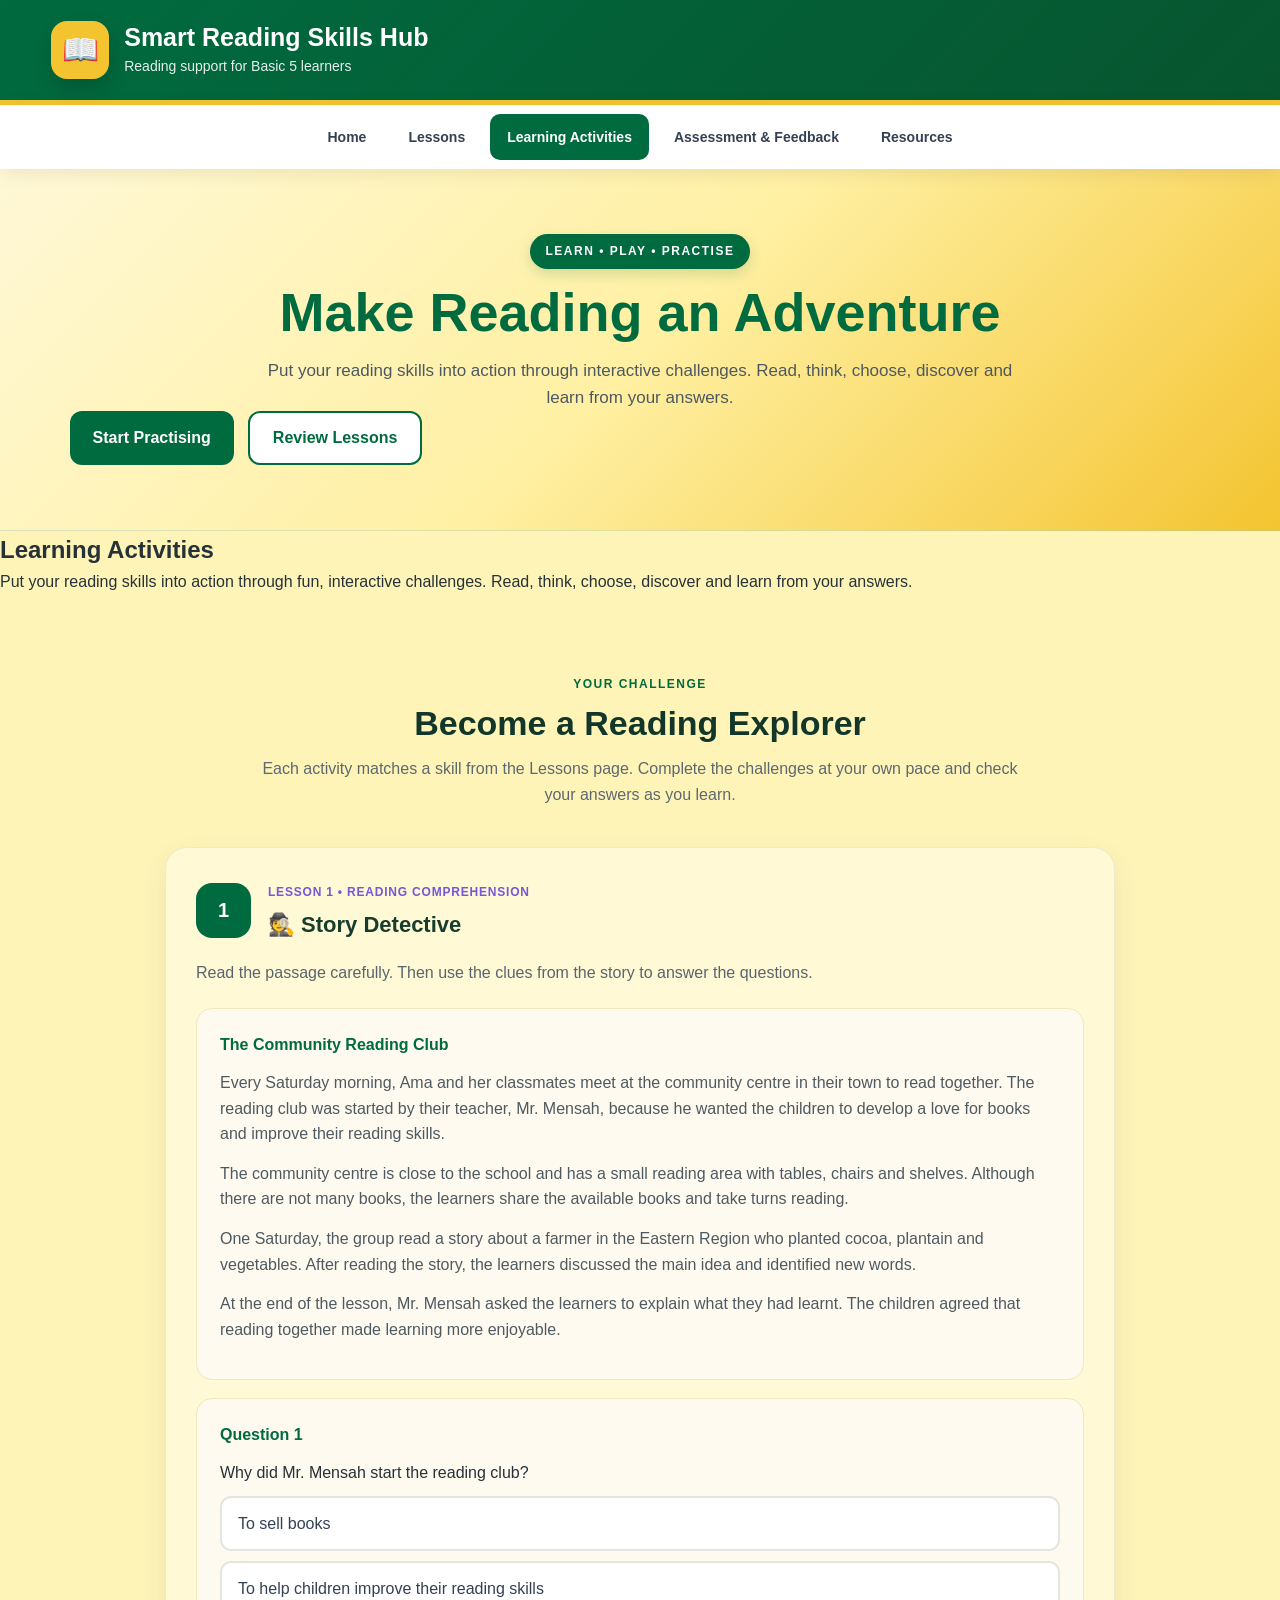
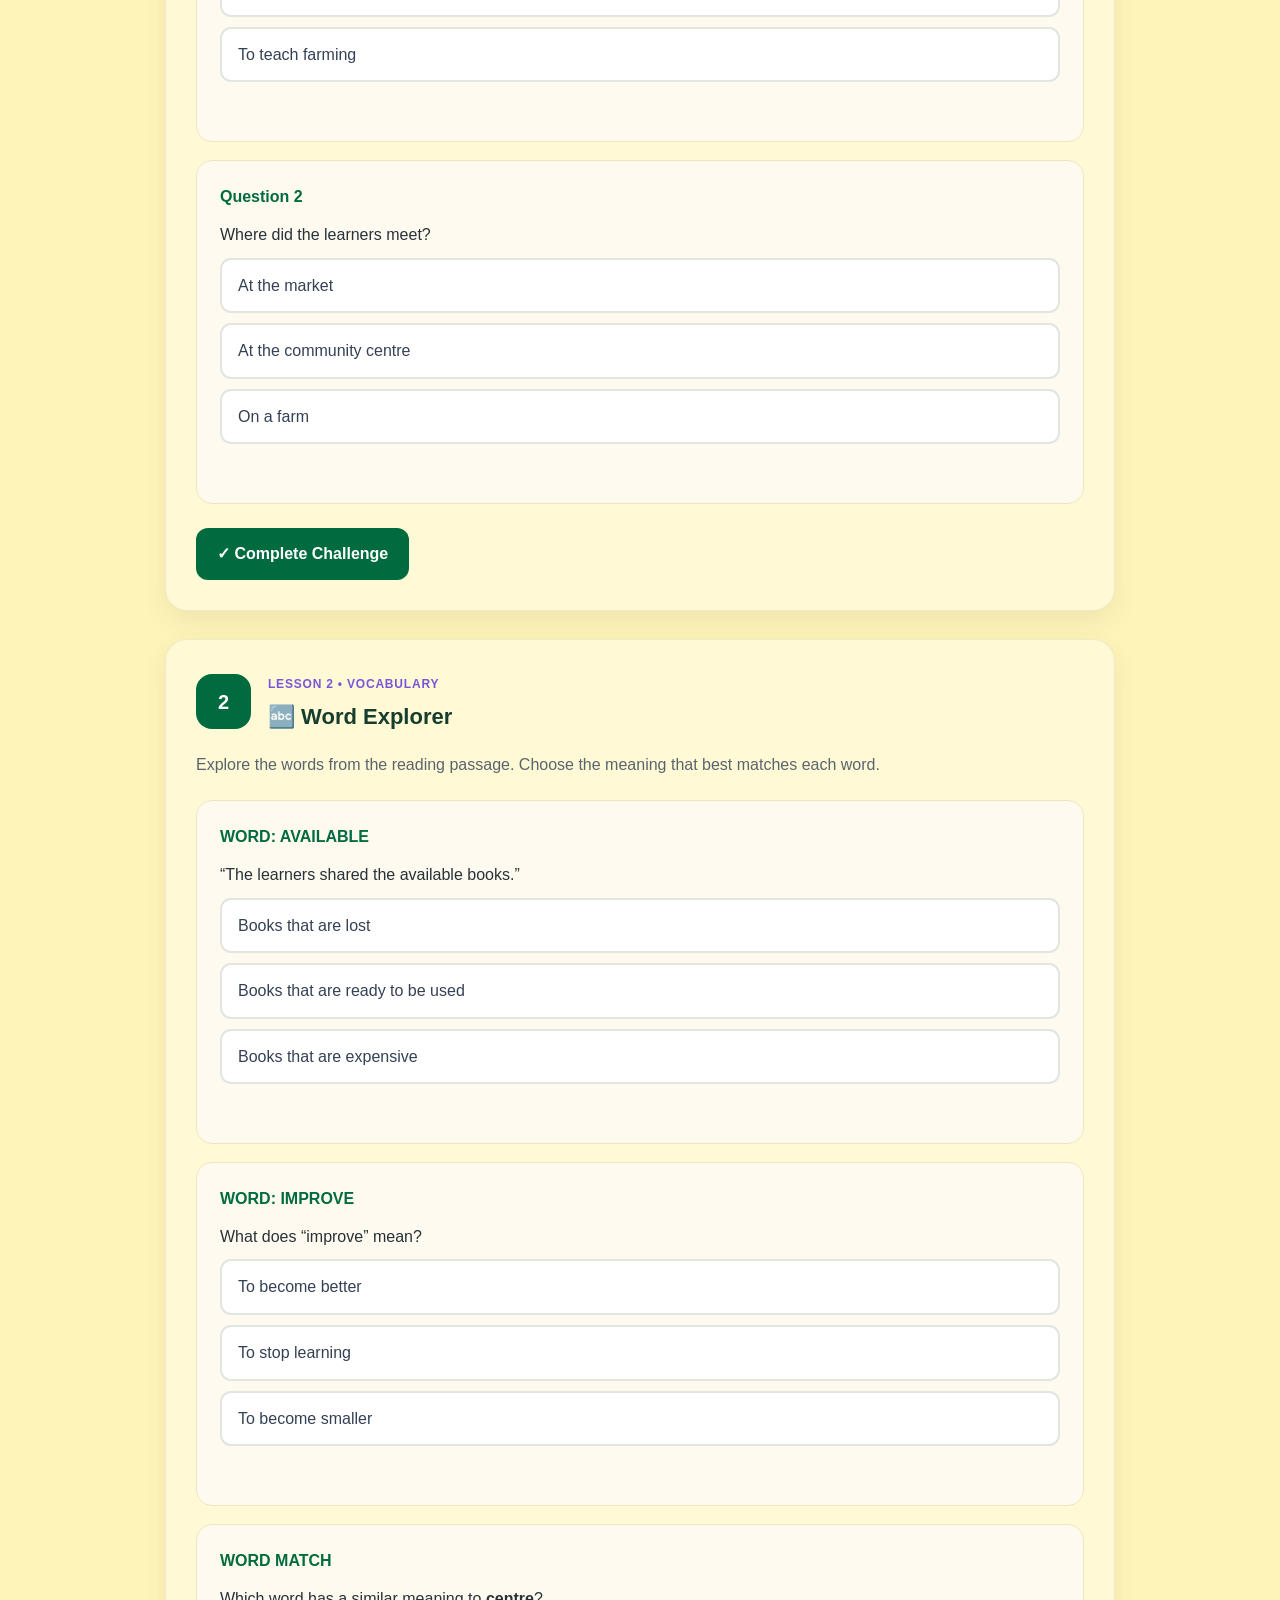
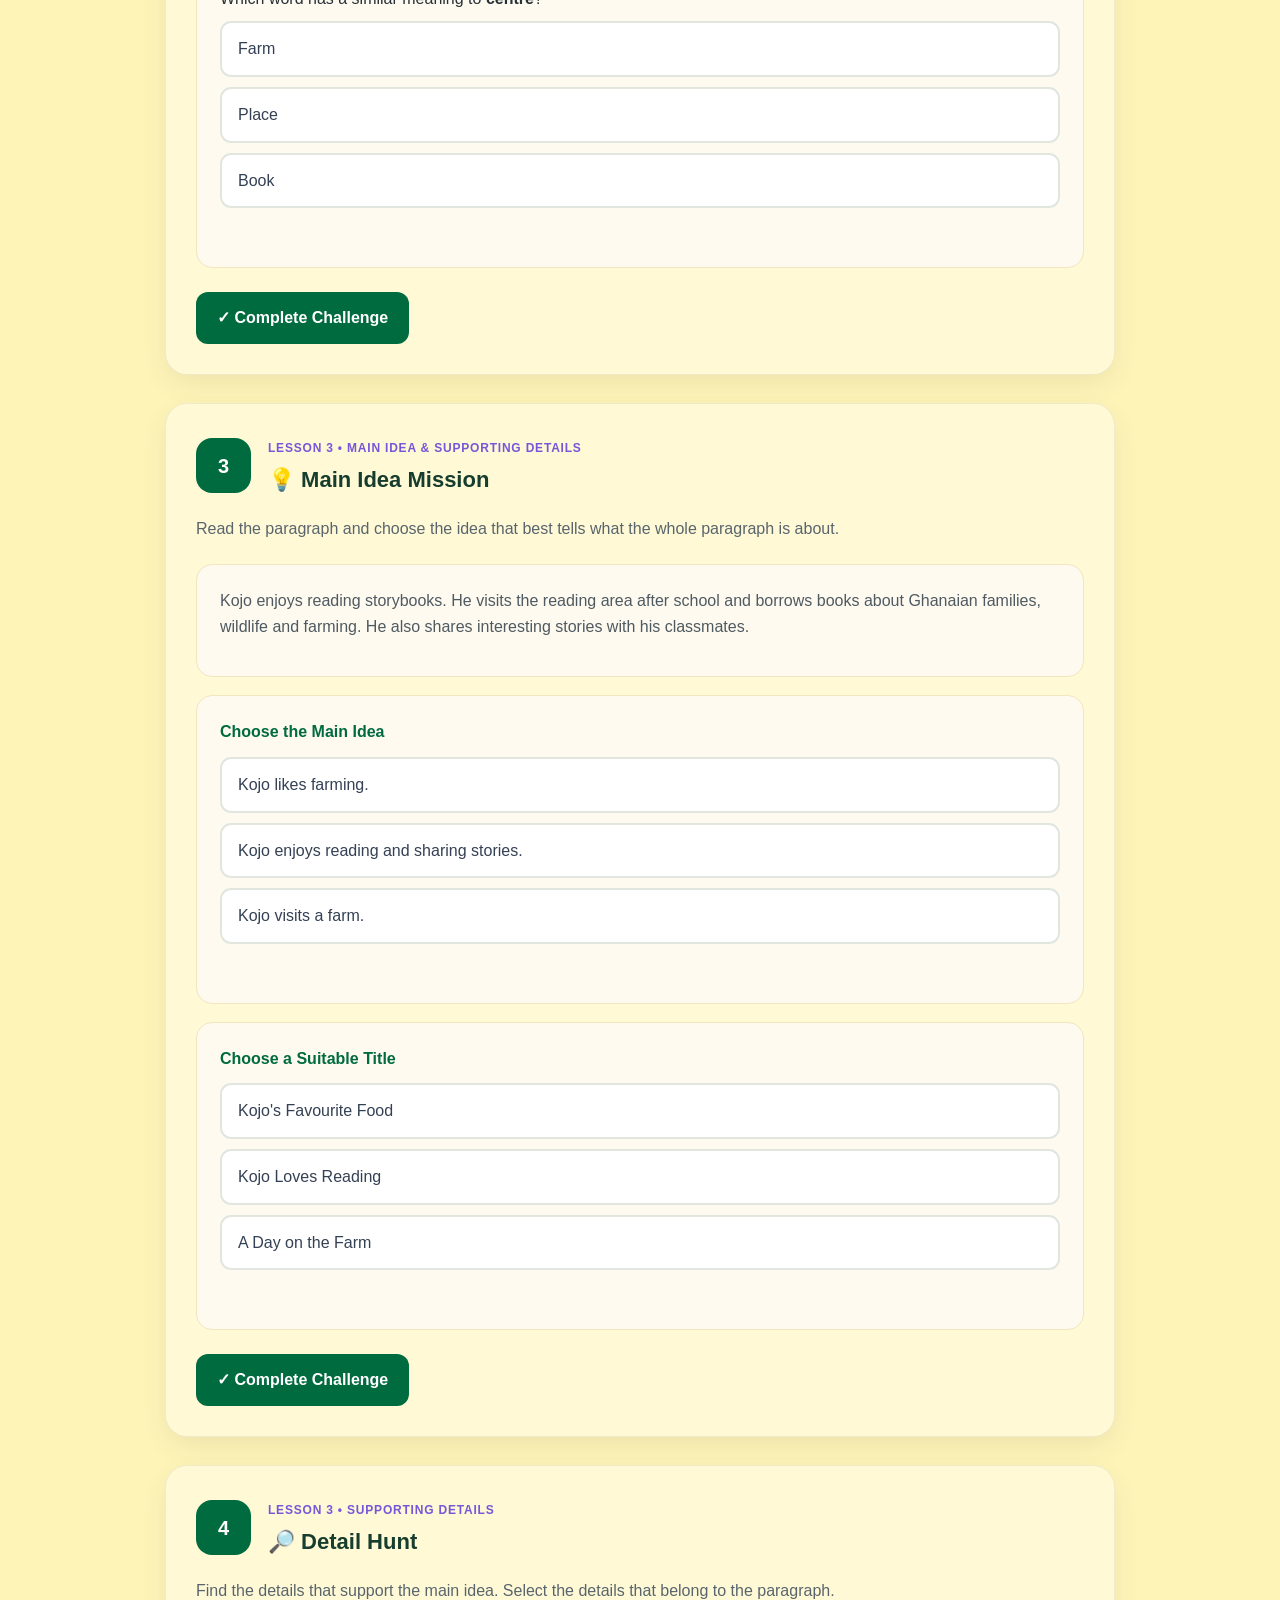
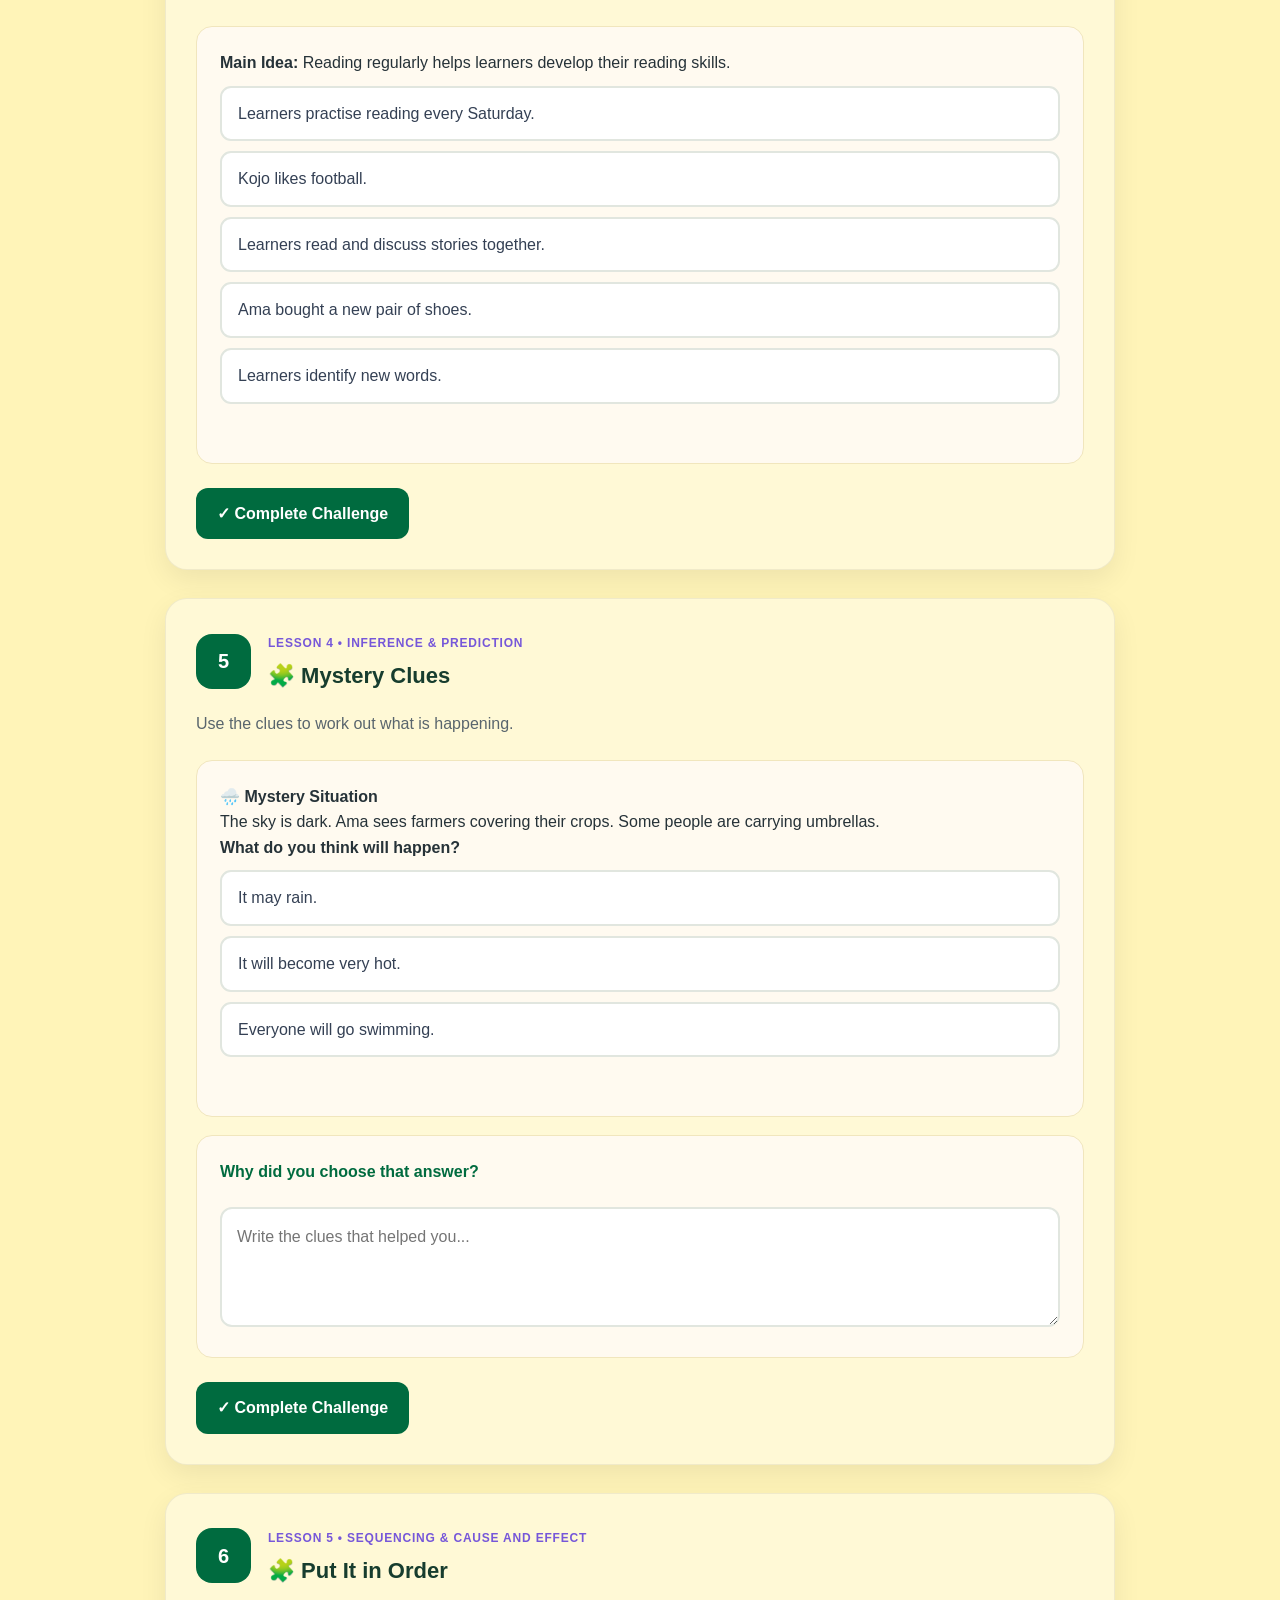
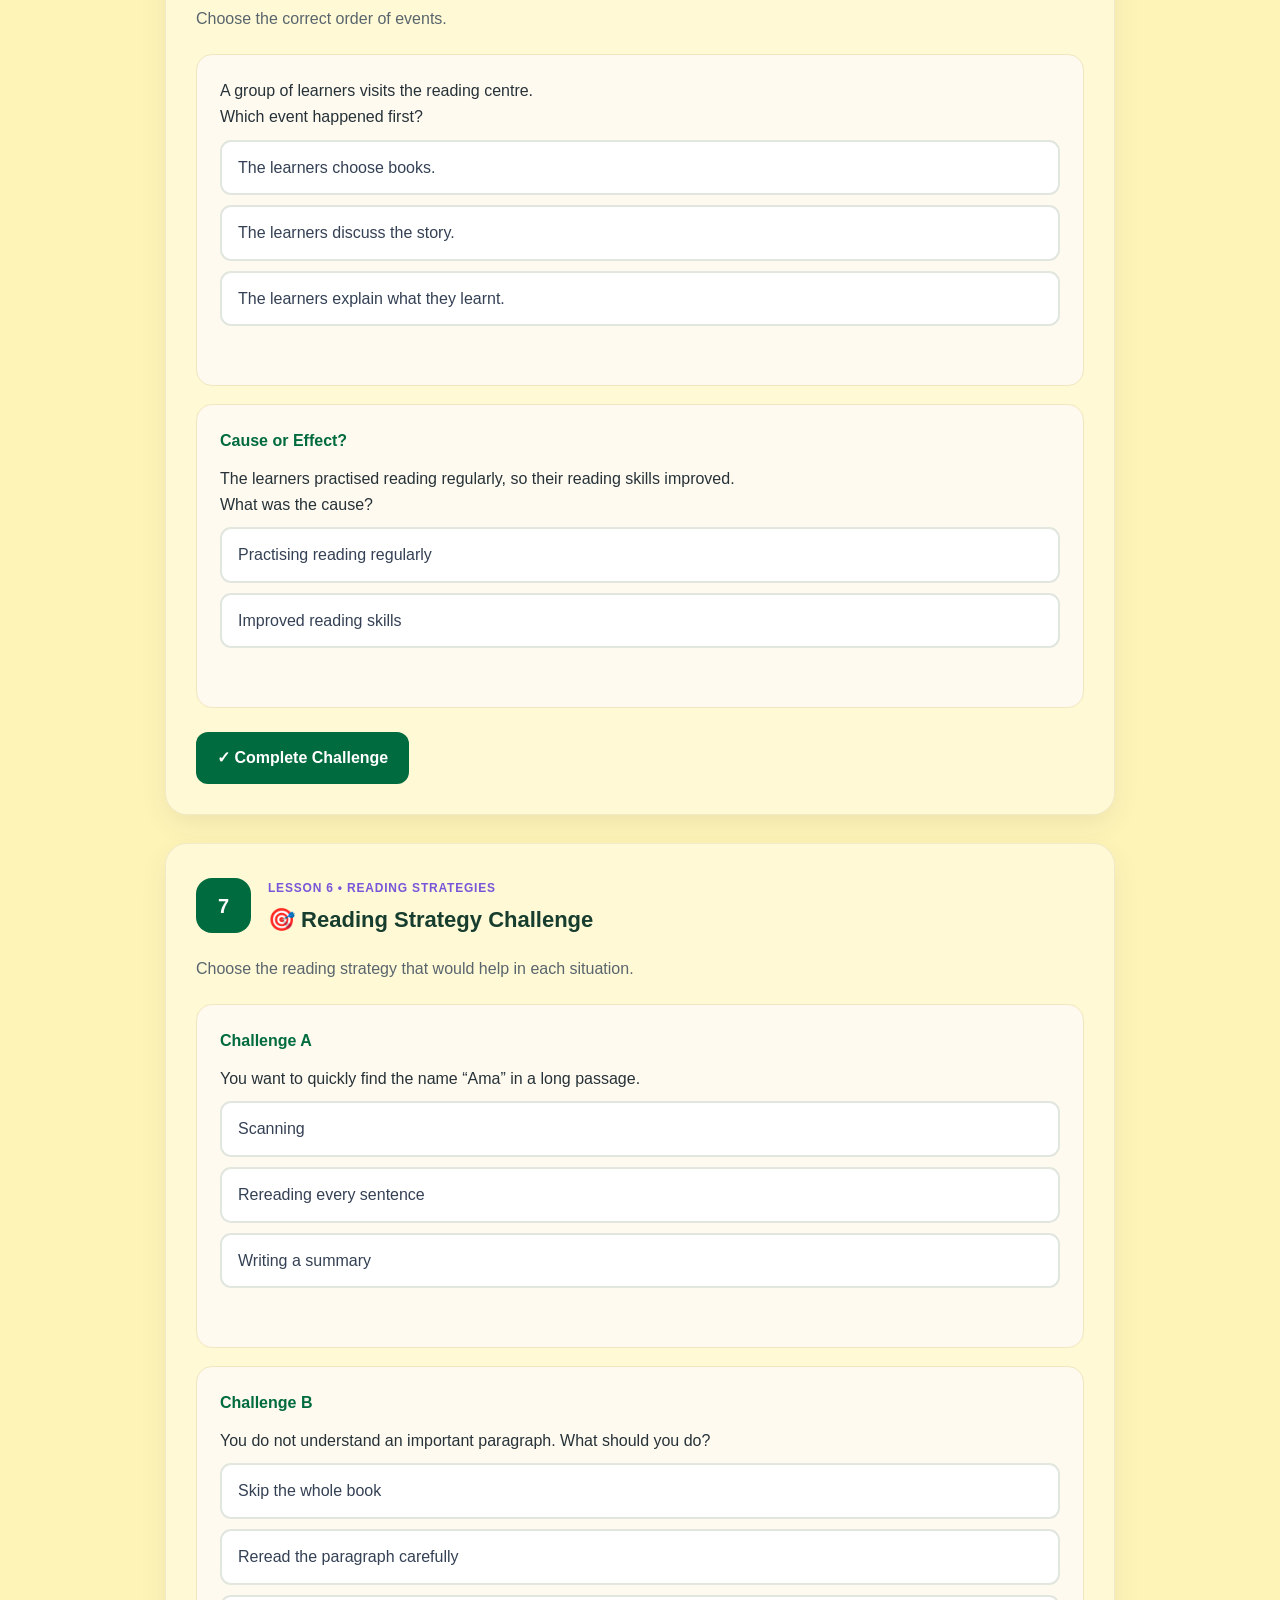
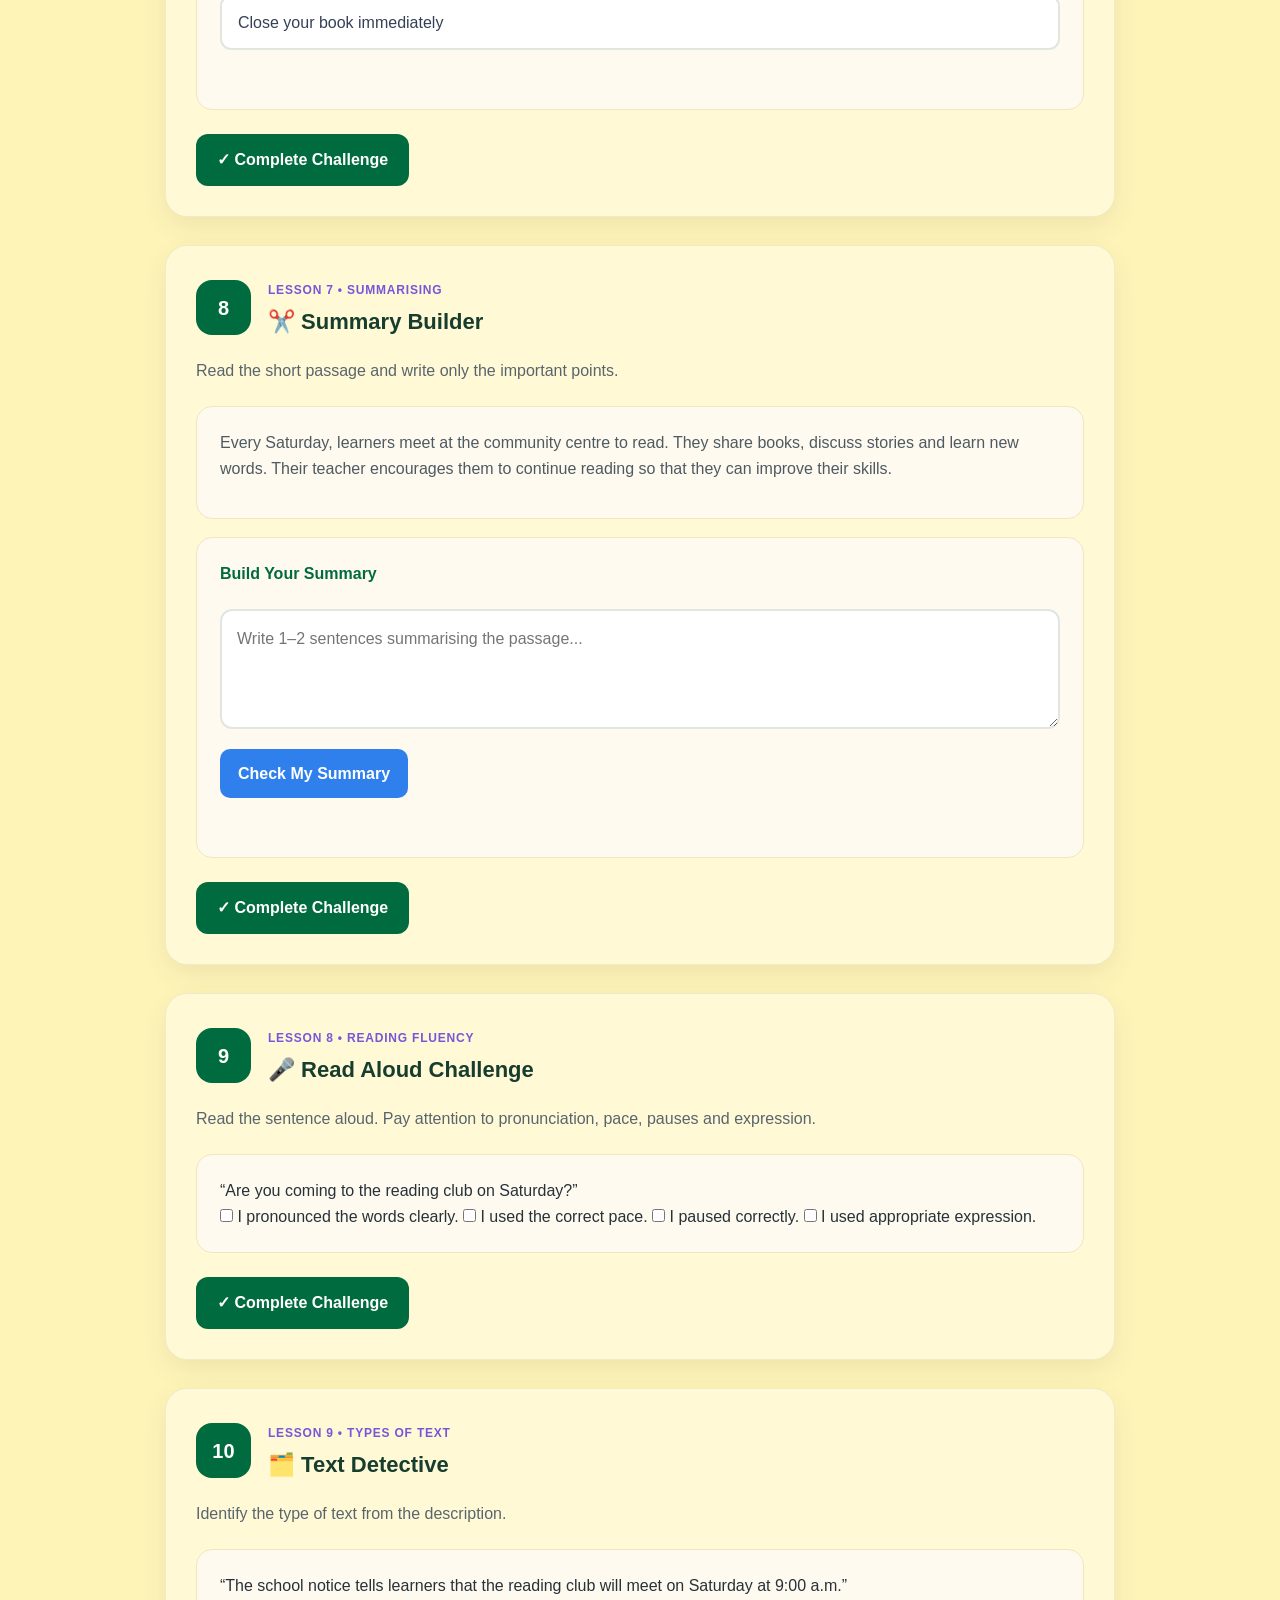
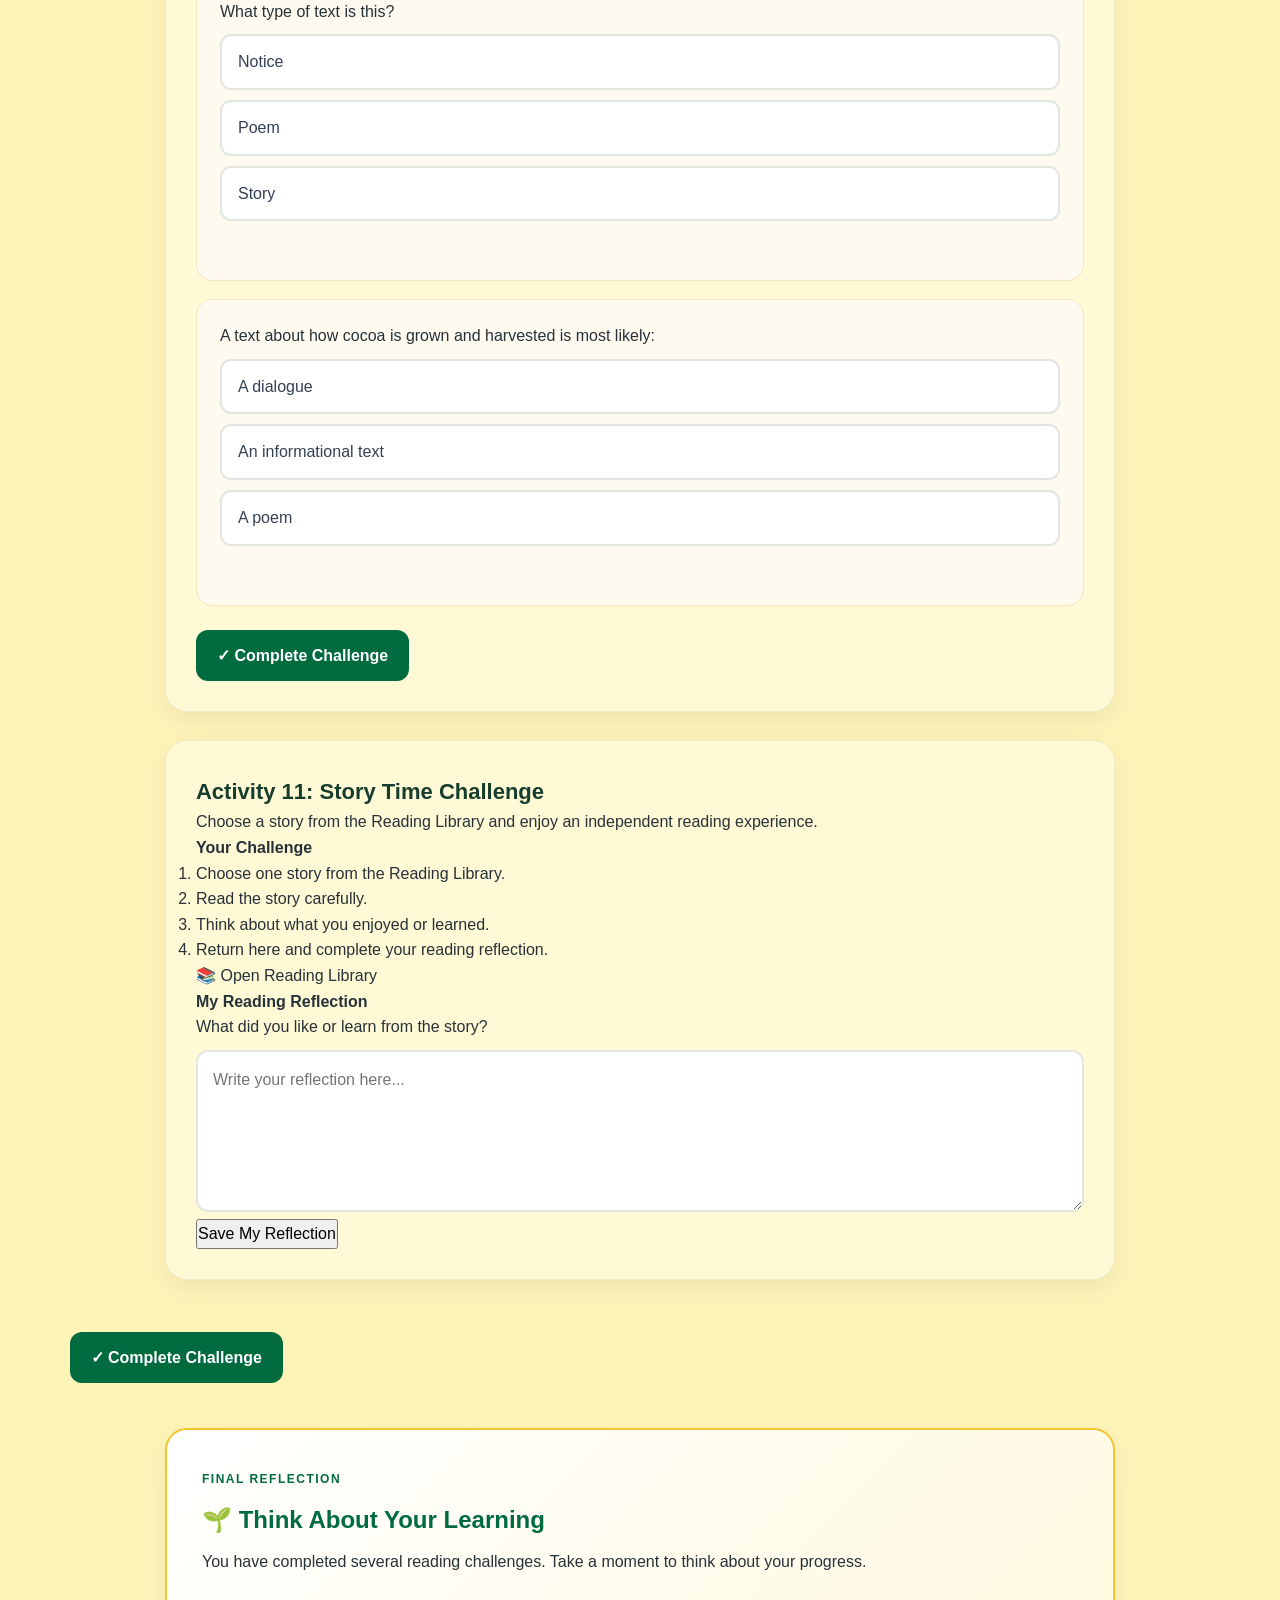
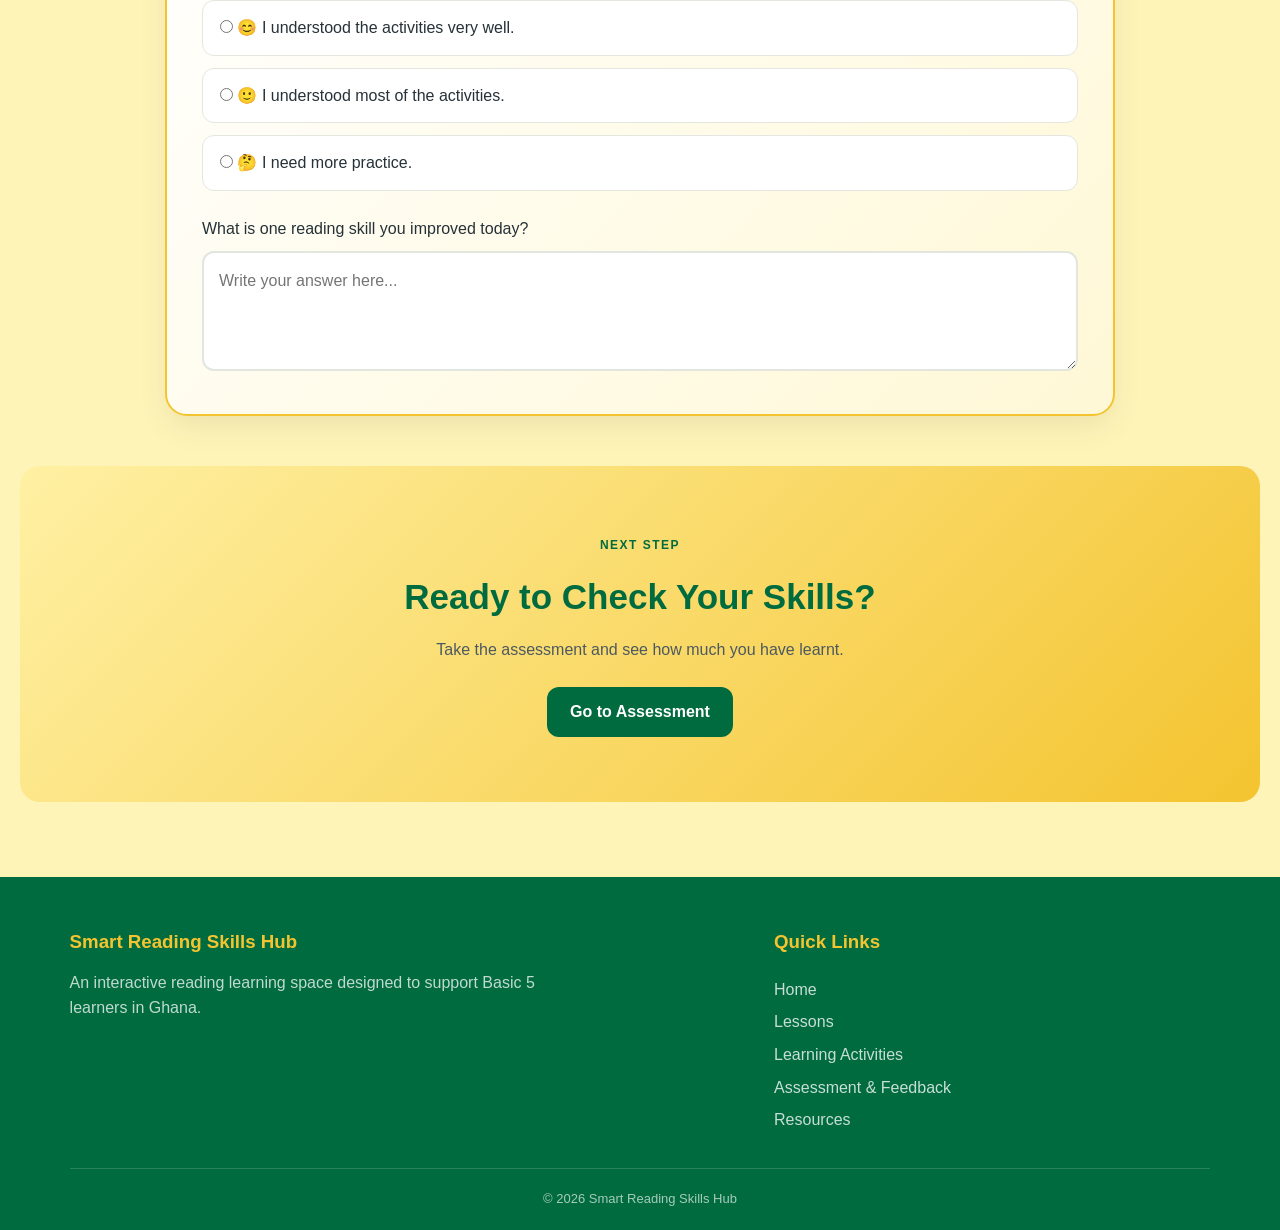
<file: activities.html>
<!DOCTYPE html>
<html lang="en">
<head>
    <meta charset="UTF-8">
    <meta name="viewport" content="width=device-width, initial-scale=1.0">

    <title>Learning Activities | Smart Reading Skills Hub</title>

    <link rel="stylesheet" href="style.css">
</head>

<body>

    <!-- HEADER -->
    <header class="site-header">
        <div class="container header-content">

            <div class="logo-area">
                <div class="logo-icon">📖</div>

                <div>
                    <h1>Smart Reading Skills Hub</h1>
                    <p>Reading support for Basic 5 learners</p>
                </div>
            </div>

        </div>
    </header>


    <!-- NAVIGATION -->
    <nav class="main-nav">

        <div class="container nav-content">

            <a href="index.html">Home</a>

            <a href="lessons.html">Lessons</a>

            <a href="activities.html" class="active">
                Learning Activities
            </a>

            <a href="assessment.html">
                Assessment &amp; Feedback
            </a>

            <a href="resources.html">
                Resources
            </a>

        </div>

    </nav>


    <main>

        <!-- PAGE HERO -->
<section class="activities-hero">

    <div class="container activities-hero-content">

        <span class="hero-label">
            LEARN • PLAY • PRACTISE
        </span>

        <h2>
            Make Reading an Adventure
        </h2>

        <p>
            Put your reading skills into action through interactive
            challenges. Read, think, choose, discover and learn from
            your answers.
        </p>

        <div class="hero-buttons">

            <a href="#activities" class="btn btn-primary">
                Start Practising
            </a>

            <a href="lessons.html" class="btn btn-secondary">
                Review Lessons
            </a>

        </div>

    </div>

</section>

                <h2>Learning Activities</h2>

                <p>
                    Put your reading skills into action through fun,
                    interactive challenges. Read, think, choose, discover
                    and learn from your answers.
                </p>

            </div>

        </section>


        <!-- ACTIVITY INTRO -->
        <section class="activities-section">

            <div class="container">

                <div class="section-heading">

                    <span class="section-label">
                        YOUR CHALLENGE
                    </span>

                    <h2>Become a Reading Explorer</h2>

                    <p>
                        Each activity matches a skill from the Lessons page.
                        Complete the challenges at your own pace and check
                        your answers as you learn.
                    </p>

                </div>

                <!-- ACTIVITY 1 -->
                <div class="activity-card play-activity">

                    <div class="activity-heading">

                        <div class="activity-number">
                            1
                        </div>

                        <div>
                            <span class="activity-skill">
                                Lesson 1 • Reading Comprehension
                            </span>

                            <h3>🕵️ Story Detective</h3>
                        </div>

                    </div>


                    <p class="activity-instruction">
                        Read the passage carefully. Then use the clues
                        from the story to answer the questions.
                    </p>


                    <div class="reading-passage">

                        <h4>The Community Reading Club</h4>

                        <p>
                            Every Saturday morning, Ama and her classmates
                            meet at the community centre in their town to
                            read together. The reading club was started by
                            their teacher, Mr. Mensah, because he wanted the
                            children to develop a love for books and improve
                            their reading skills.
                        </p>

                        <p>
                            The community centre is close to the school and
                            has a small reading area with tables, chairs and
                            shelves. Although there are not many books, the
                            learners share the available books and take turns
                            reading.
                        </p>

                        <p>
                            One Saturday, the group read a story about a
                            farmer in the Eastern Region who planted cocoa,
                            plantain and vegetables. After reading the story,
                            the learners discussed the main idea and
                            identified new words.
                        </p>

                        <p>
                            At the end of the lesson, Mr. Mensah asked the
                            learners to explain what they had learnt. The
                            children agreed that reading together made
                            learning more enjoyable.
                        </p>

                    </div>


                    <div class="game-question">

                        <h4>Question 1</h4>

                        <p>
                            Why did Mr. Mensah start the reading club?
                        </p>

                        <button class="choice-button"
                                onclick="checkChoice(this, false)">
                            To sell books
                        </button>

                        <button class="choice-button"
                                onclick="checkChoice(this, true)">
                            To help children improve their reading skills
                        </button>

                        <button class="choice-button"
                                onclick="checkChoice(this, false)">
                            To teach farming
                        </button>

                        <div class="feedback"></div>

                    </div>


                    <div class="game-question">

                        <h4>Question 2</h4>

                        <p>
                            Where did the learners meet?
                        </p>

                        <button class="choice-button"
                                onclick="checkChoice(this, false)">
                            At the market
                        </button>

                        <button class="choice-button"
                                onclick="checkChoice(this, true)">
                            At the community centre
                        </button>

                        <button class="choice-button"
                                onclick="checkChoice(this, false)">
                            On a farm
                        </button>

                        <div class="feedback"></div>

                    </div>


                    <button class="activity-complete"
                            onclick="completeActivity(this)">
                        ✓ Complete Challenge
                    </button>

                </div>


                <!-- ACTIVITY 2 -->
                <div class="activity-card play-activity">

                    <div class="activity-heading">

                        <div class="activity-number">
                            2
                        </div>

                        <div>
                            <span class="activity-skill">
                                Lesson 2 • Vocabulary
                            </span>

                            <h3>🔤 Word Explorer</h3>
                        </div>

                    </div>


                    <p class="activity-instruction">
                        Explore the words from the reading passage.
                        Choose the meaning that best matches each word.
                    </p>


                    <div class="word-card">

                        <h4>WORD: AVAILABLE</h4>

                        <p>
                            “The learners shared the available books.”
                        </p>

                        <button class="choice-button"
                                onclick="checkChoice(this, false)">
                            Books that are lost
                        </button>

                        <button class="choice-button"
                                onclick="checkChoice(this, true)">
                            Books that are ready to be used
                        </button>

                        <button class="choice-button"
                                onclick="checkChoice(this, false)">
                            Books that are expensive
                        </button>

                        <div class="feedback"></div>

                    </div>


                    <div class="word-card">

                        <h4>WORD: IMPROVE</h4>

                        <p>
                            What does “improve” mean?
                        </p>

                        <button class="choice-button"
                                onclick="checkChoice(this, true)">
                            To become better
                        </button>

                        <button class="choice-button"
                                onclick="checkChoice(this, false)">
                            To stop learning
                        </button>

                        <button class="choice-button"
                                onclick="checkChoice(this, false)">
                            To become smaller
                        </button>

                        <div class="feedback"></div>

                    </div>


                    <div class="word-card">

                        <h4>WORD MATCH</h4>

                        <p>
                            Which word has a similar meaning to
                            <strong>centre</strong>?
                        </p>

                        <button class="choice-button"
                                onclick="checkChoice(this, false)">
                            Farm
                        </button>

                        <button class="choice-button"
                                onclick="checkChoice(this, true)">
                            Place
                        </button>

                        <button class="choice-button"
                                onclick="checkChoice(this, false)">
                            Book
                        </button>

                        <div class="feedback"></div>

                    </div>


                    <button class="activity-complete"
                            onclick="completeActivity(this)">
                        ✓ Complete Challenge
                    </button>

                </div>


                <!-- ACTIVITY 3 -->
                <div class="activity-card play-activity">

                    <div class="activity-heading">

                        <div class="activity-number">
                            3
                        </div>

                        <div>
                            <span class="activity-skill">
                                Lesson 3 • Main Idea &amp; Supporting Details
                            </span>

                            <h3>💡 Main Idea Mission</h3>
                        </div>

                    </div>


                    <p class="activity-instruction">
                        Read the paragraph and choose the idea that best
                        tells what the whole paragraph is about.
                    </p>


                    <div class="reading-passage">

                        <p>
                            Kojo enjoys reading storybooks. He visits the
                            reading area after school and borrows books
                            about Ghanaian families, wildlife and farming.
                            He also shares interesting stories with his
                            classmates.
                        </p>

                    </div>


                    <div class="game-question">

                        <h4>Choose the Main Idea</h4>

                        <button class="choice-button"
                                onclick="checkChoice(this, false)">
                            Kojo likes farming.
                        </button>

                        <button class="choice-button"
                                onclick="checkChoice(this, true)">
                            Kojo enjoys reading and sharing stories.
                        </button>

                        <button class="choice-button"
                                onclick="checkChoice(this, false)">
                            Kojo visits a farm.
                        </button>

                        <div class="feedback"></div>

                    </div>


                    <div class="game-question">

                        <h4>Choose a Suitable Title</h4>

                        <button class="choice-button"
                                onclick="checkChoice(this, false)">
                            Kojo's Favourite Food
                        </button>

                        <button class="choice-button"
                                onclick="checkChoice(this, true)">
                            Kojo Loves Reading
                        </button>

                        <button class="choice-button"
                                onclick="checkChoice(this, false)">
                            A Day on the Farm
                        </button>

                        <div class="feedback"></div>

                    </div>


                    <button class="activity-complete"
                            onclick="completeActivity(this)">
                        ✓ Complete Challenge
                    </button>

                </div>


                <!-- ACTIVITY 4 -->
                <div class="activity-card play-activity">

                    <div class="activity-heading">

                        <div class="activity-number">
                            4
                        </div>

                        <div>
                            <span class="activity-skill">
                                Lesson 3 • Supporting Details
                            </span>

                            <h3>🔎 Detail Hunt</h3>
                        </div>

                    </div>


                    <p class="activity-instruction">
                        Find the details that support the main idea.
                        Select the details that belong to the paragraph.
                    </p>


                    <div class="detail-hunt">

                        <p>
                            <strong>Main Idea:</strong>
                            Reading regularly helps learners develop
                            their reading skills.
                        </p>

                        <button class="detail-choice"
                                onclick="toggleDetail(this, true)">
                            Learners practise reading every Saturday.
                        </button>

                        <button class="detail-choice"
                                onclick="toggleDetail(this, false)">
                            Kojo likes football.
                        </button>

                        <button class="detail-choice"
                                onclick="toggleDetail(this, true)">
                            Learners read and discuss stories together.
                        </button>

                        <button class="detail-choice"
                                onclick="toggleDetail(this, false)">
                            Ama bought a new pair of shoes.
                        </button>

                        <button class="detail-choice"
                                onclick="toggleDetail(this, true)">
                            Learners identify new words.
                        </button>

                        <div class="feedback"></div>

                    </div>


                    <button class="activity-complete"
                            onclick="completeActivity(this)">
                        ✓ Complete Challenge
                    </button>

                </div>


                <!-- ACTIVITY 5 -->
                <div class="activity-card play-activity">

                    <div class="activity-heading">

                        <div class="activity-number">
                            5
                        </div>

                        <div>
                            <span class="activity-skill">
                                Lesson 4 • Inference &amp; Prediction
                            </span>

                            <h3>🧩 Mystery Clues</h3>
                        </div>

                    </div>


                    <p class="activity-instruction">
                        Use the clues to work out what is happening.
                    </p>


                    <div class="mystery-box">

                        <h4>🌧️ Mystery Situation</h4>

                        <p>
                            The sky is dark. Ama sees farmers covering
                            their crops. Some people are carrying umbrellas.
                        </p>

                        <p>
                            <strong>
                                What do you think will happen?
                            </strong>
                        </p>

                        <button class="choice-button"
                                onclick="checkChoice(this, true)">
                            It may rain.
                        </button>

                        <button class="choice-button"
                                onclick="checkChoice(this, false)">
                            It will become very hot.
                        </button>

                        <button class="choice-button"
                                onclick="checkChoice(this, false)">
                            Everyone will go swimming.
                        </button>

                        <div class="feedback"></div>

                    </div>


                    <div class="game-question">

                        <h4>Why did you choose that answer?</h4>

                        <textarea
                            placeholder="Write the clues that helped you..."></textarea>

                    </div>


                    <button class="activity-complete"
                            onclick="completeActivity(this)">
                        ✓ Complete Challenge
                    </button>

                </div>


                <!-- ACTIVITY 6 -->
                <div class="activity-card play-activity">

                    <div class="activity-heading">

                        <div class="activity-number">
                            6
                        </div>

                        <div>
                            <span class="activity-skill">
                                Lesson 5 • Sequencing &amp; Cause and Effect
                            </span>

                            <h3>🧩 Put It in Order</h3>
                        </div>

                    </div>


                    <p class="activity-instruction">
                        Choose the correct order of events.
                    </p>


                    <div class="sequence-box">

                        <p>
                            A group of learners visits the reading centre.
                        </p>

                        <p>
                            Which event happened first?
                        </p>

                        <button class="choice-button"
                                onclick="checkChoice(this, true)">
                            The learners choose books.
                        </button>

                        <button class="choice-button"
                                onclick="checkChoice(this, false)">
                            The learners discuss the story.
                        </button>

                        <button class="choice-button"
                                onclick="checkChoice(this, false)">
                            The learners explain what they learnt.
                        </button>

                        <div class="feedback"></div>

                    </div>


                    <div class="game-question">

                        <h4>Cause or Effect?</h4>

                        <p>
                            The learners practised reading regularly,
                            so their reading skills improved.
                        </p>

                        <p>
                            What was the cause?
                        </p>

                        <button class="choice-button"
                                onclick="checkChoice(this, true)">
                            Practising reading regularly
                        </button>

                        <button class="choice-button"
                                onclick="checkChoice(this, false)">
                            Improved reading skills
                        </button>

                        <div class="feedback"></div>

                    </div>


                    <button class="activity-complete"
                            onclick="completeActivity(this)">
                        ✓ Complete Challenge
                    </button>

                </div>


                <!-- ACTIVITY 7 -->
                <div class="activity-card play-activity">

                    <div class="activity-heading">

                        <div class="activity-number">
                            7
                        </div>

                        <div>
                            <span class="activity-skill">
                                Lesson 6 • Reading Strategies
                            </span>

                            <h3>🎯 Reading Strategy Challenge</h3>
                        </div>

                    </div>


                    <p class="activity-instruction">
                        Choose the reading strategy that would help in
                        each situation.
                    </p>


                    <div class="strategy-card">

                        <h4>Challenge A</h4>

                        <p>
                            You want to quickly find the name “Ama” in
                            a long passage.
                        </p>

                        <button class="choice-button"
                                onclick="checkChoice(this, true)">
                            Scanning
                        </button>

                        <button class="choice-button"
                                onclick="checkChoice(this, false)">
                            Rereading every sentence
                        </button>

                        <button class="choice-button"
                                onclick="checkChoice(this, false)">
                            Writing a summary
                        </button>

                        <div class="feedback"></div>

                    </div>


                    <div class="strategy-card">

                        <h4>Challenge B</h4>

                        <p>
                            You do not understand an important paragraph.
                            What should you do?
                        </p>

                        <button class="choice-button"
                                onclick="checkChoice(this, false)">
                            Skip the whole book
                        </button>

                        <button class="choice-button"
                                onclick="checkChoice(this, true)">
                            Reread the paragraph carefully
                        </button>

                        <button class="choice-button"
                                onclick="checkChoice(this, false)">
                            Close your book immediately
                        </button>

                        <div class="feedback"></div>

                    </div>


                    <button class="activity-complete"
                            onclick="completeActivity(this)">
                        ✓ Complete Challenge
                    </button>

                </div>


                <!-- ACTIVITY 8 -->
                <div class="activity-card play-activity">

                    <div class="activity-heading">

                        <div class="activity-number">
                            8
                        </div>

                        <div>
                            <span class="activity-skill">
                                Lesson 7 • Summarising
                            </span>

                            <h3>✂️ Summary Builder</h3>
                        </div>

                    </div>


                    <p class="activity-instruction">
                        Read the short passage and write only the
                        important points.
                    </p>


                    <div class="reading-passage">

                        <p>
                            Every Saturday, learners meet at the community
                            centre to read. They share books, discuss
                            stories and learn new words. Their teacher
                            encourages them to continue reading so that
                            they can improve their skills.
                        </p>

                    </div>


                    <div class="game-question">

                        <h4>
                            Build Your Summary
                        </h4>

                        <textarea
                            placeholder="Write 1–2 sentences summarising the passage..."></textarea>

                        <button class="check-writing"
                                onclick="showWritingFeedback(this)">
                            Check My Summary
                        </button>

                        <div class="feedback"></div>

                    </div>


                    <button class="activity-complete"
                            onclick="completeActivity(this)">
                        ✓ Complete Challenge
                    </button>

                </div>


                <!-- ACTIVITY 9 -->
                <div class="activity-card play-activity">

                    <div class="activity-heading">

                        <div class="activity-number">
                            9
                        </div>

                        <div>
                            <span class="activity-skill">
                                Lesson 8 • Reading Fluency
                            </span>

                            <h3>🎤 Read Aloud Challenge</h3>
                        </div>

                    </div>


                    <p class="activity-instruction">
                        Read the sentence aloud. Pay attention to
                        pronunciation, pace, pauses and expression.
                    </p>


                    <div class="read-aloud-box">

                        <p class="large-reading-text">
                            “Are you coming to the reading club on Saturday?”
                        </p>

                        <div class="fluency-checks">

                            <label>
                                <input type="checkbox">
                                I pronounced the words clearly.
                            </label>

                            <label>
                                <input type="checkbox">
                                I used the correct pace.
                            </label>

                            <label>
                                <input type="checkbox">
                                I paused correctly.
                            </label>

                            <label>
                                <input type="checkbox">
                                I used appropriate expression.
                            </label>

                        </div>

                    </div>


                    <button class="activity-complete"
                            onclick="completeActivity(this)">
                        ✓ Complete Challenge
                    </button>

                </div>


                <!-- ACTIVITY 10 -->
                <div class="activity-card play-activity">

                    <div class="activity-heading">

                        <div class="activity-number">
                            10
                        </div>

                        <div>
                            <span class="activity-skill">
                                Lesson 9 • Types of Text
                            </span>

                            <h3>🗂️ Text Detective</h3>
                        </div>

                    </div>


                    <p class="activity-instruction">
                        Identify the type of text from the description.
                    </p>


                    <div class="game-question">

                        <p>
                            “The school notice tells learners that the
                            reading club will meet on Saturday at 9:00 a.m.”
                        </p>

                        <p>
                            What type of text is this?
                        </p>

                        <button class="choice-button"
                                onclick="checkChoice(this, true)">
                            Notice
                        </button>

                        <button class="choice-button"
                                onclick="checkChoice(this, false)">
                            Poem
                        </button>

                        <button class="choice-button"
                                onclick="checkChoice(this, false)">
                            Story
                        </button>

                        <div class="feedback"></div>

                    </div>


                    <div class="game-question">

                        <p>
                            A text about how cocoa is grown and harvested
                            is most likely:
                        </p>

                        <button class="choice-button"
                                onclick="checkChoice(this, false)">
                            A dialogue
                        </button>

                        <button class="choice-button"
                                onclick="checkChoice(this, true)">
                            An informational text
                        </button>

                        <button class="choice-button"
                                onclick="checkChoice(this, false)">
                            A poem
                        </button>

                        <div class="feedback"></div>

                    </div>


                    <button class="activity-complete"
                            onclick="completeActivity(this)">
                        ✓ Complete Challenge
                    </button>

                </div>


                <div class="activity-card">
    <h3>Activity 11: Story Time Challenge</h3>

    <p>
        Choose a story from the Reading Library and enjoy an independent
        reading experience.
    </p>

    <h4>Your Challenge</h4>

    <ol>
        <li>Choose one story from the Reading Library.</li>
        <li>Read the story carefully.</li>
        <li>Think about what you enjoyed or learned.</li>
        <li>Return here and complete your reading reflection.</li>
    </ol>

    <a href="lessons.html#reading-library" class="activity-button">
        📚 Open Reading Library
    </a>

    <h4>My Reading Reflection</h4>

    <p>What did you like or learn from the story?</p>

    <textarea
        id="readingReflection"
        rows="5"
        placeholder="Write your reflection here..."
    ></textarea>

    <button class="activity-button" onclick="saveReadingReflection()">
        Save My Reflection
    </button>

    <p id="reflectionMessage"></p>
</div>

                    <button class="activity-complete"
                            onclick="completeActivity(this)">
                        ✓ Complete Challenge
                    </button>

                </div>


                <!-- REFLECTION -->
                <div class="reflection-box">

                    <span class="section-label">
                        FINAL REFLECTION
                    </span>

                    <h2>🌱 Think About Your Learning</h2>

                    <p>
                        You have completed several reading challenges.
                        Take a moment to think about your progress.
                    </p>


                    <div class="reflection-options">

                        <label>
                            <input type="radio" name="reflection">
                            😊 I understood the activities very well.
                        </label>

                        <label>
                            <input type="radio" name="reflection">
                            🙂 I understood most of the activities.
                        </label>

                        <label>
                            <input type="radio" name="reflection">
                            🤔 I need more practice.
                        </label>

                    </div>


                    <label class="reflection-question">
                        What is one reading skill you improved today?

                        <textarea
                            placeholder="Write your answer here..."></textarea>
                    </label>

                </div>


                <!-- FINAL CTA -->
                <div class="cta-section" style="margin-top: 50px; border-radius: 20px;">

                    <div class="cta-content">

                        <span class="section-label">
                            NEXT STEP
                        </span>

                        <h2>
                            Ready to Check Your Skills?
                        </h2>

                        <p>
                            Take the assessment and see how much you have
                            learnt.
                        </p>

                        <a href="assessment.html" class="btn">
                            Go to Assessment
                        </a>

                    </div>

                </div>

            </div>

        </section>

    </main>


    <!-- FOOTER -->
    <footer class="site-footer">

        <div class="container">

            <div class="footer-content">

                <div class="footer-about">

                    <h3>
                        Smart Reading Skills Hub
                    </h3>

                    <p>
                        An interactive reading learning space designed to
                        support Basic 5 learners in Ghana.
                    </p>

                </div>


                <div class="footer-links">

                    <h3>
                        Quick Links
                    </h3>

                    <a href="index.html">Home</a>

                    <a href="lessons.html">Lessons</a>

                    <a href="activities.html">
                        Learning Activities
                    </a>

                    <a href="assessment.html">
                        Assessment &amp; Feedback
                    </a>

                    <a href="resources.html">
                        Resources
                    </a>

                </div>

            </div>


            <div class="footer-bottom">

                <p>
                    © 2026 Smart Reading Skills Hub
                </p>

            </div>

        </div>

    </footer>


    <script src="script.js"></script>

</body>
</html>
</file>
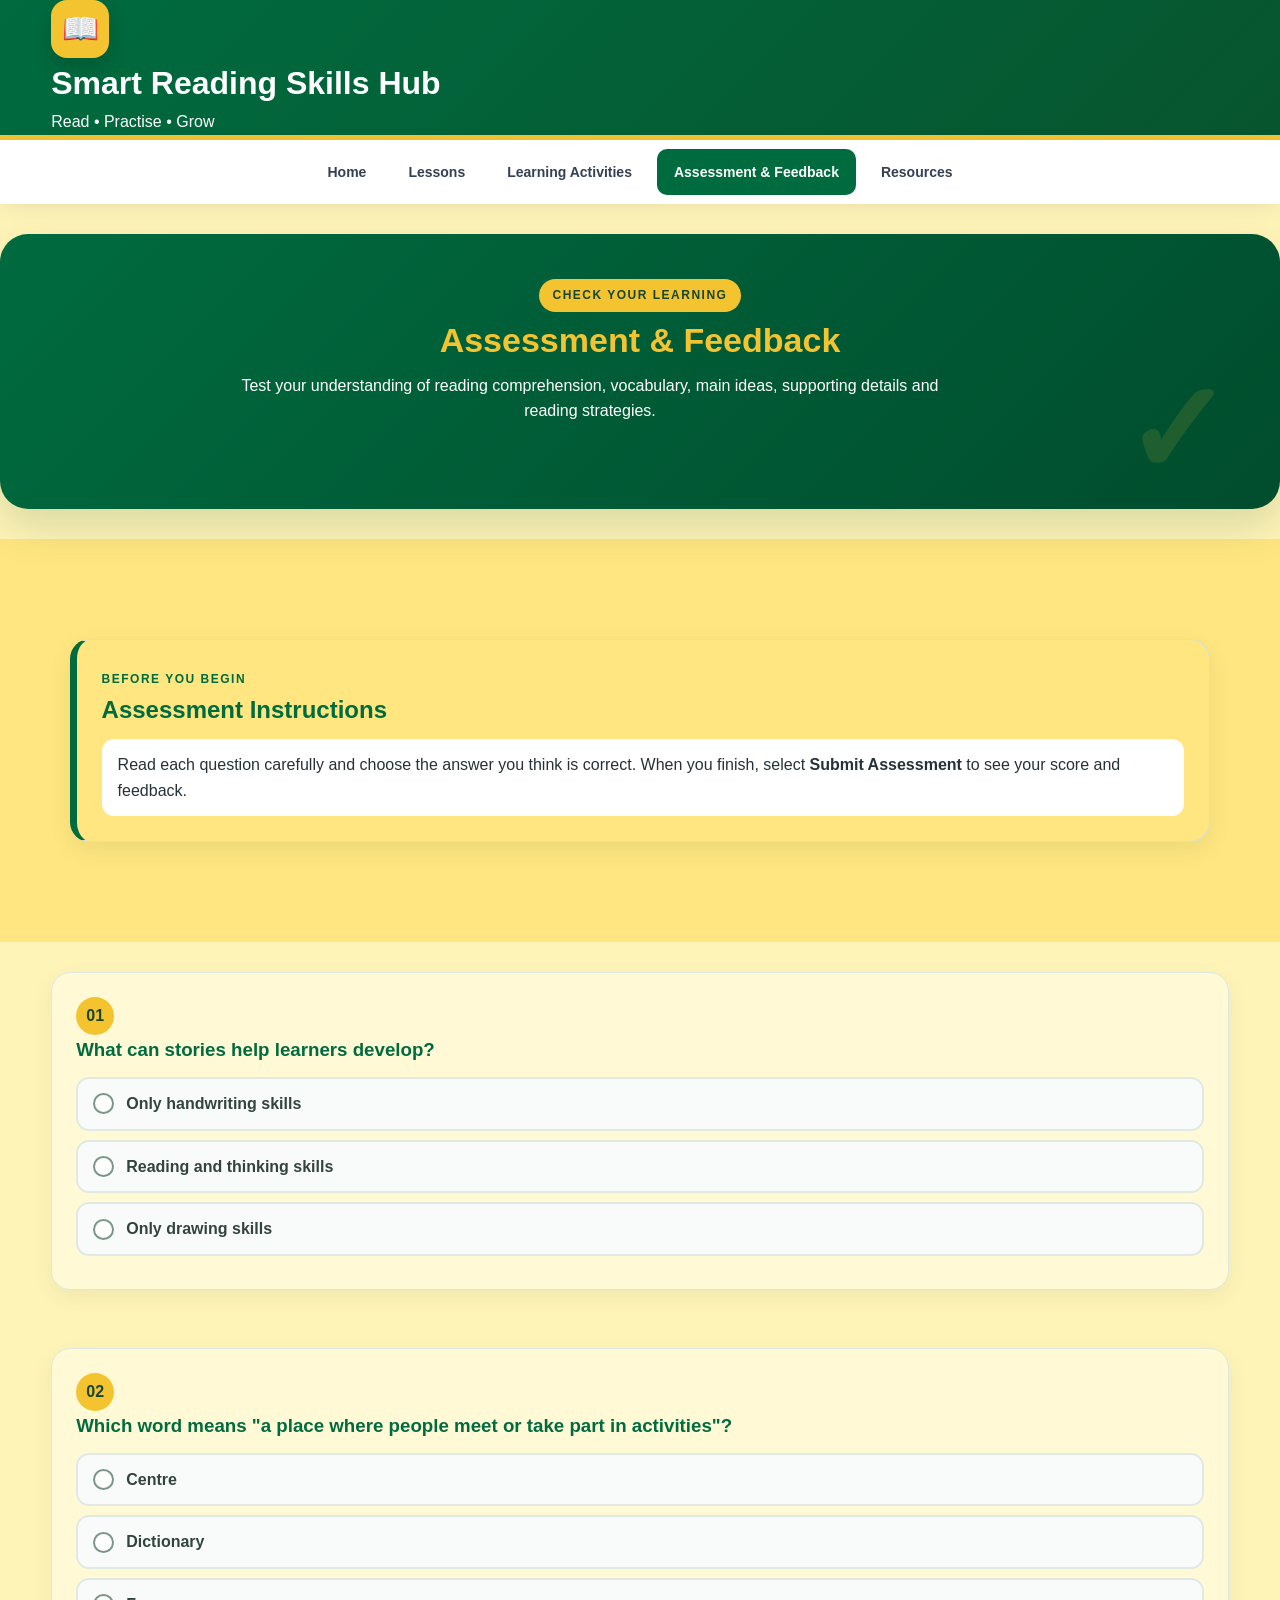
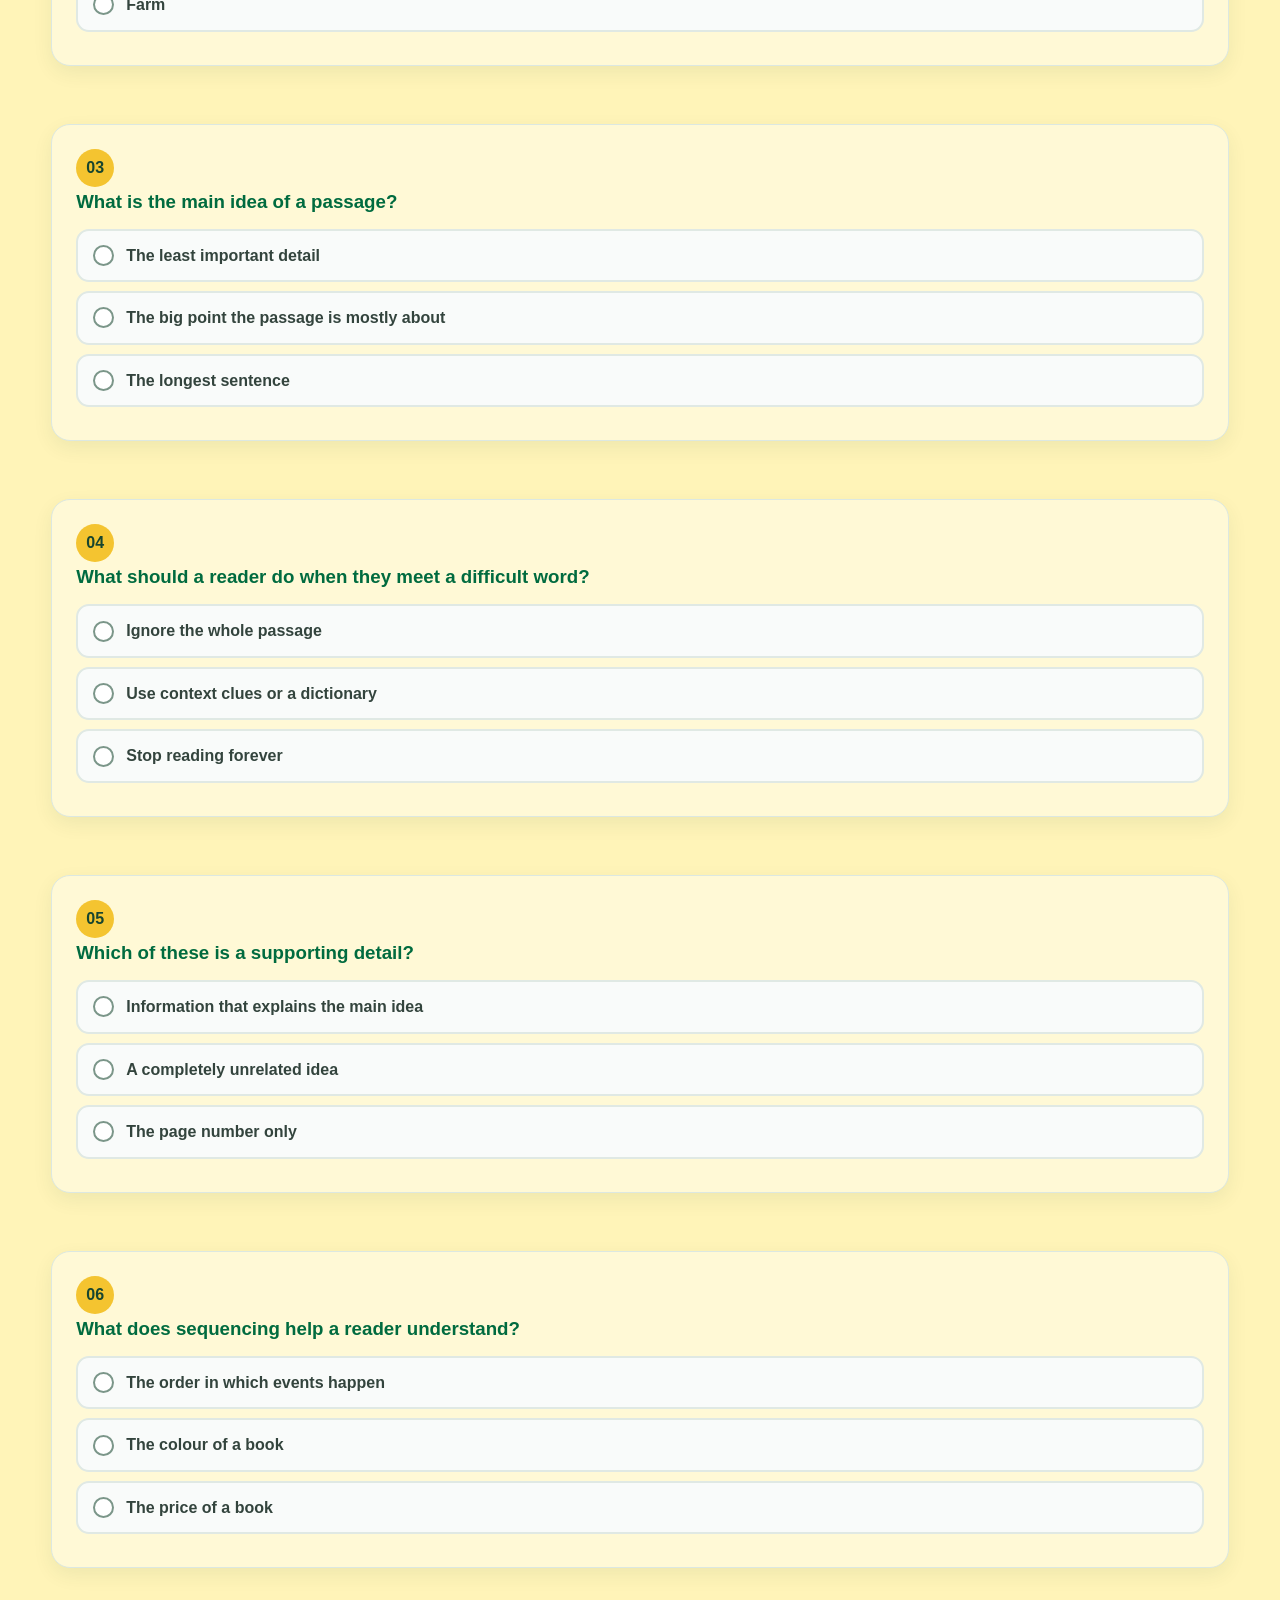
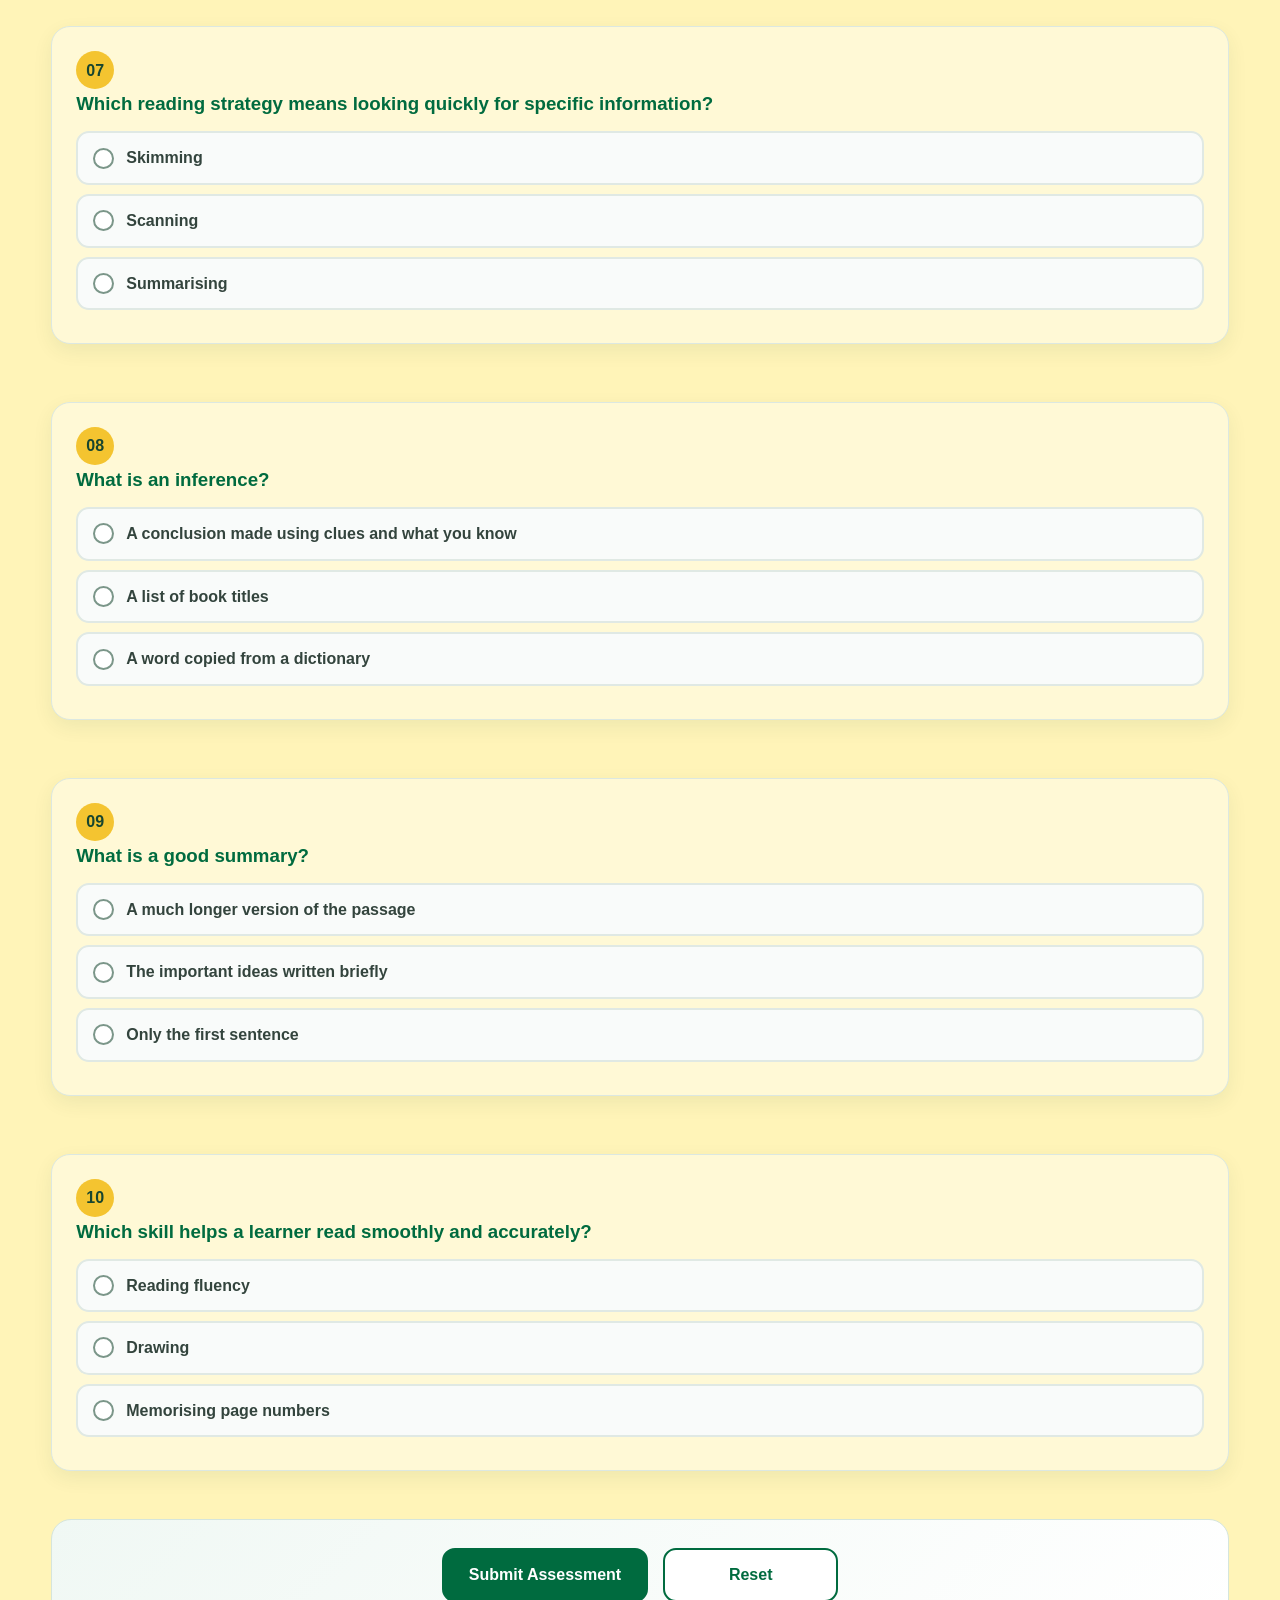
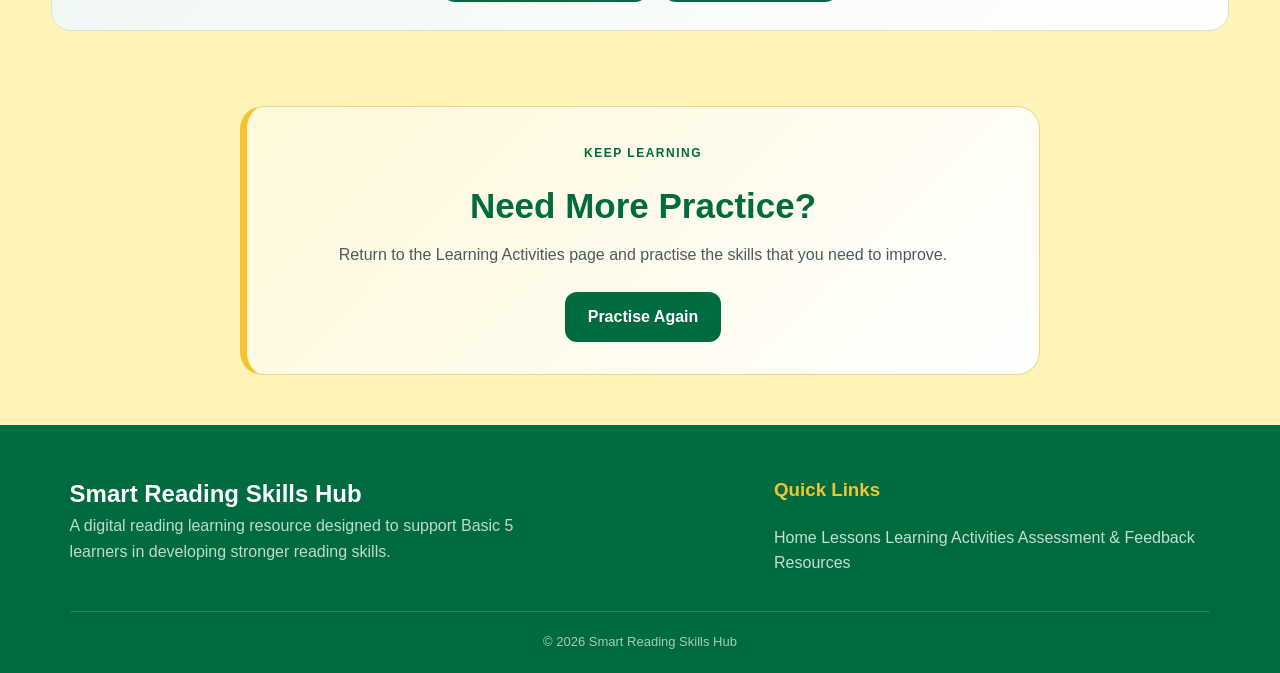
<file: assessment.html>
<!DOCTYPE html>
<html lang="en">
<head>
    <meta charset="UTF-8">
    <meta name="viewport" content="width=device-width, initial-scale=1.0">
    <title>Assessment & Feedback | Smart Reading Skills Hub</title>
    <link rel="stylesheet" href="style.css">
</head>

<body>

    <!-- HEADER -->
    <header class="site-header">
        <div class="container header-content">

            <div class="logo">
                <span class="logo-icon">📖</span>

                <div>
                    <h1>Smart Reading Skills Hub</h1>
                    <p>Read • Practise • Grow</p>
                </div>
            </div>

        </div>
    </header>


    <!-- NAVIGATION -->
    <nav class="main-nav">
        <div class="container nav-content">

            <a href="index.html">Home</a>
            <a href="lessons.html">Lessons</a>
            <a href="activities.html">Learning Activities</a>
            <a href="assessment.html" class="active">Assessment & Feedback</a>
            <a href="resources.html">Resources</a>

        </div>
    </nav>


    <main>

        <!-- PAGE INTRO -->
        <section class="hero">

            <div class="container">

                <div class="section-heading">

                    <span class="section-label">CHECK YOUR LEARNING</span>

                    <h2>Assessment & Feedback</h2>

                    <p>
                        Test your understanding of reading comprehension,
                        vocabulary, main ideas, supporting details and reading strategies.
                    </p>

                </div>

            </div>

        </section>


        <!-- INSTRUCTIONS -->
        <section class="intro-section">

            <div class="container">

                <div class="lesson-introduction">

                    <span class="section-label">BEFORE YOU BEGIN</span>

                    <h2>Assessment Instructions</h2>

                    <p>
                        Read each question carefully and choose the answer you think
                        is correct. When you finish, select
                        <strong>Submit Assessment</strong> to see your score and feedback.
                    </p>

                </div>

            </div>

        </section>


        <!-- ASSESSMENT -->
        <section class="assessment-section">

            <div class="container">

                <form id="assessmentForm">


                    <!-- QUESTION 1 -->
                    <div class="assessment-question">

                        <span class="question-number">01</span>

                        <h3>
                            What can stories help learners develop?
                        </h3>

                        <label>
                            <input type="radio" name="q1" value="A">
                            Only handwriting skills
                        </label>

                        <label>
                            <input type="radio" name="q1" value="B">
                            Reading and thinking skills
                        </label>

                        <label>
                            <input type="radio" name="q1" value="C">
                            Only drawing skills
                        </label>

                    </div>


                    <!-- QUESTION 2 -->
                    <div class="assessment-question">

                        <span class="question-number">02</span>

                        <h3>
                            Which word means "a place where people meet or take part in activities"?
                        </h3>

                        <label>
                            <input type="radio" name="q2" value="A">
                            Centre
                        </label>

                        <label>
                            <input type="radio" name="q2" value="B">
                            Dictionary
                        </label>

                        <label>
                            <input type="radio" name="q2" value="C">
                            Farm
                        </label>

                    </div>


                    <!-- QUESTION 3 -->
                    <div class="assessment-question">

                        <span class="question-number">03</span>

                        <h3>
                            What is the main idea of a passage?
                        </h3>

                        <label>
                            <input type="radio" name="q3" value="A">
                            The least important detail
                        </label>

                        <label>
                            <input type="radio" name="q3" value="B">
                            The big point the passage is mostly about
                        </label>

                        <label>
                            <input type="radio" name="q3" value="C">
                            The longest sentence
                        </label>

                    </div>


                    <!-- QUESTION 4 -->
                    <div class="assessment-question">

                        <span class="question-number">04</span>

                        <h3>
                            What should a reader do when they meet a difficult word?
                        </h3>

                        <label>
                            <input type="radio" name="q4" value="A">
                            Ignore the whole passage
                        </label>

                        <label>
                            <input type="radio" name="q4" value="B">
                            Use context clues or a dictionary
                        </label>

                        <label>
                            <input type="radio" name="q4" value="C">
                            Stop reading forever
                        </label>

                    </div>


                    <!-- QUESTION 5 -->
                    <div class="assessment-question">

                        <span class="question-number">05</span>

                        <h3>
                            Which of these is a supporting detail?
                        </h3>

                        <label>
                            <input type="radio" name="q5" value="A">
                            Information that explains the main idea
                        </label>

                        <label>
                            <input type="radio" name="q5" value="B">
                            A completely unrelated idea
                        </label>

                        <label>
                            <input type="radio" name="q5" value="C">
                            The page number only
                        </label>

                    </div>


                    <!-- QUESTION 6 -->
                    <div class="assessment-question">

                        <span class="question-number">06</span>

                        <h3>
                            What does sequencing help a reader understand?
                        </h3>

                        <label>
                            <input type="radio" name="q6" value="A">
                            The order in which events happen
                        </label>

                        <label>
                            <input type="radio" name="q6" value="B">
                            The colour of a book
                        </label>

                        <label>
                            <input type="radio" name="q6" value="C">
                            The price of a book
                        </label>

                    </div>


                    <!-- QUESTION 7 -->
                    <div class="assessment-question">

                        <span class="question-number">07</span>

                        <h3>
                            Which reading strategy means looking quickly for specific information?
                        </h3>

                        <label>
                            <input type="radio" name="q7" value="A">
                            Skimming
                        </label>

                        <label>
                            <input type="radio" name="q7" value="B">
                            Scanning
                        </label>

                        <label>
                            <input type="radio" name="q7" value="C">
                            Summarising
                        </label>

                    </div>


                    <!-- QUESTION 8 -->
                    <div class="assessment-question">

                        <span class="question-number">08</span>

                        <h3>
                            What is an inference?
                        </h3>

                        <label>
                            <input type="radio" name="q8" value="A">
                            A conclusion made using clues and what you know
                        </label>

                        <label>
                            <input type="radio" name="q8" value="B">
                            A list of book titles
                        </label>

                        <label>
                            <input type="radio" name="q8" value="C">
                            A word copied from a dictionary
                        </label>

                    </div>


                    <!-- QUESTION 9 -->
                    <div class="assessment-question">

                        <span class="question-number">09</span>

                        <h3>
                            What is a good summary?
                        </h3>

                        <label>
                            <input type="radio" name="q9" value="A">
                            A much longer version of the passage
                        </label>

                        <label>
                            <input type="radio" name="q9" value="B">
                            The important ideas written briefly
                        </label>

                        <label>
                            <input type="radio" name="q9" value="C">
                            Only the first sentence
                        </label>

                    </div>


                    <!-- QUESTION 10 -->
                    <div class="assessment-question">

                        <span class="question-number">10</span>

                        <h3>
                            Which skill helps a learner read smoothly and accurately?
                        </h3>

                        <label>
                            <input type="radio" name="q10" value="A">
                            Reading fluency
                        </label>

                        <label>
                            <input type="radio" name="q10" value="B">
                            Drawing
                        </label>

                        <label>
                            <input type="radio" name="q10" value="C">
                            Memorising page numbers
                        </label>

                    </div>


                    <!-- BUTTONS -->
                    <div class="assessment-actions">

                        <button type="button" id="submitAssessment" class="btn primary-btn">
                            Submit Assessment
                        </button>

                        <button type="button" id="resetAssessment" class="btn secondary-btn">
                            Reset
                        </button>

                    </div>

                </form>


                <!-- FEEDBACK RESULT -->
                <div id="assessmentResult" class="assessment-result">

                    <span class="section-label">YOUR RESULT</span>

                    <h2 id="scoreDisplay">0 / 10</h2>

                    <p id="percentageDisplay">0%</p>

                    <p id="feedbackMessage">
                        Complete the assessment to receive feedback.
                    </p>

                </div>

            </div>

        </section>


        <!-- NEXT STEP -->
        <section class="final-cta">

            <div class="container">

                <div class="cta-content">

                    <span class="section-label">KEEP LEARNING</span>

                    <h2>Need More Practice?</h2>

                    <p>
                        Return to the Learning Activities page and practise
                        the skills that you need to improve.
                    </p>

                    <a href="activities.html" class="btn primary-btn">
                        Practise Again
                    </a>

                </div>

            </div>

        </section>

    </main>


    <!-- FOOTER -->
    <footer class="site-footer">

        <div class="container">

            <div class="footer-content">

                <div class="footer-about">

                    <h2>Smart Reading Skills Hub</h2>

                    <p>
                        A digital reading learning resource designed to support
                        Basic 5 learners in developing stronger reading skills.
                    </p>

                </div>


                <div class="footer-links">

                    <h3>Quick Links</h3>

                    <div class="footer-link-list">
                        <a href="index.html">Home</a>
                        <a href="lessons.html">Lessons</a>
                        <a href="activities.html">Learning Activities</a>
                        <a href="assessment.html">Assessment & Feedback</a>
                        <a href="resources.html">Resources</a>
                    </div>

                </div>

            </div>


            <div class="footer-bottom">
                <p>© 2026 Smart Reading Skills Hub</p>
            </div>

        </div>

    </footer>


    <!-- ASSESSMENT JAVASCRIPT -->
    <script>

        const correctAnswers = {
            q1: "B",
            q2: "A",
            q3: "B",
            q4: "B",
            q5: "A",
            q6: "A",
            q7: "B",
            q8: "A",
            q9: "B",
            q10: "A"
        };


        document
            .getElementById("submitAssessment")
            .addEventListener("click", function () {

                let score = 0;

                for (let question in correctAnswers) {

                    const selectedAnswer =
                        document.querySelector(
                            `input[name="${question}"]:checked`
                        );

                    if (
                        selectedAnswer &&
                        selectedAnswer.value === correctAnswers[question]
                    ) {
                        score++;
                    }
                }


                const percentage = score * 10;


                document.getElementById("scoreDisplay").textContent =
                    `${score} / 10`;

                document.getElementById("percentageDisplay").textContent =
                    `${percentage}%`;


                let message = "";


                if (score >= 9) {

                    message =
                        "Excellent work! You have demonstrated a strong understanding of the reading skills.";

                } else if (score >= 7) {

                    message =
                        "Good work! You understand many of the reading skills. Review a few lessons and keep practising.";

                } else if (score >= 5) {

                    message =
                        "You are making progress. Review the lessons and complete more learning activities.";

                } else {

                    message =
                        "Keep practising. Go back to the Lessons page, review the reading skills and try the assessment again.";

                }


                document.getElementById("feedbackMessage").textContent =
                    message;


                document
                    .getElementById("assessmentResult")
                    .classList.add("show");


                document
                    .getElementById("assessmentResult")
                    .scrollIntoView({
                        behavior: "smooth"
                    });

            });


        document
            .getElementById("resetAssessment")
            .addEventListener("click", function () {

                document
                    .getElementById("assessmentForm")
                    .reset();


                document.getElementById("scoreDisplay").textContent =
                    "0 / 10";

                document.getElementById("percentageDisplay").textContent =
                    "0%";

                document.getElementById("feedbackMessage").textContent =
                    "Complete the assessment to receive feedback.";

            });

    </script>

</body>
</html>
</file>
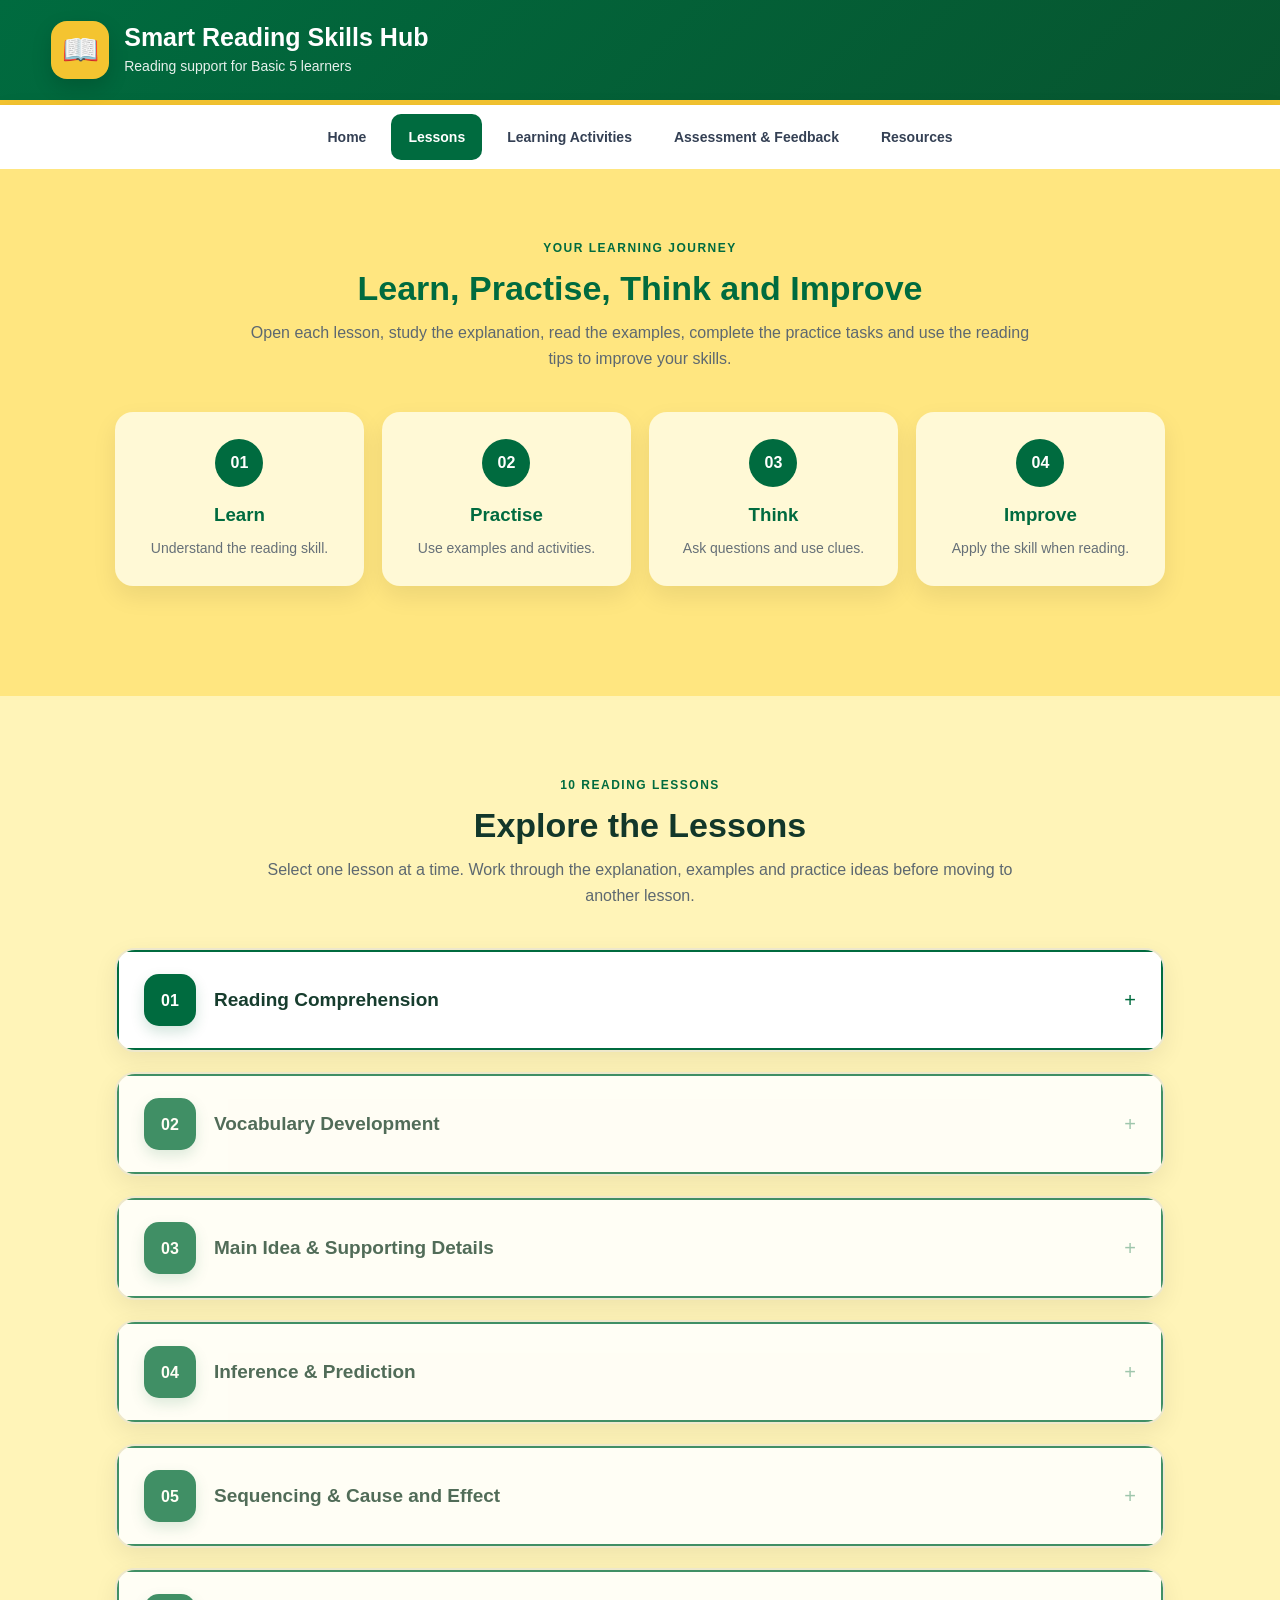
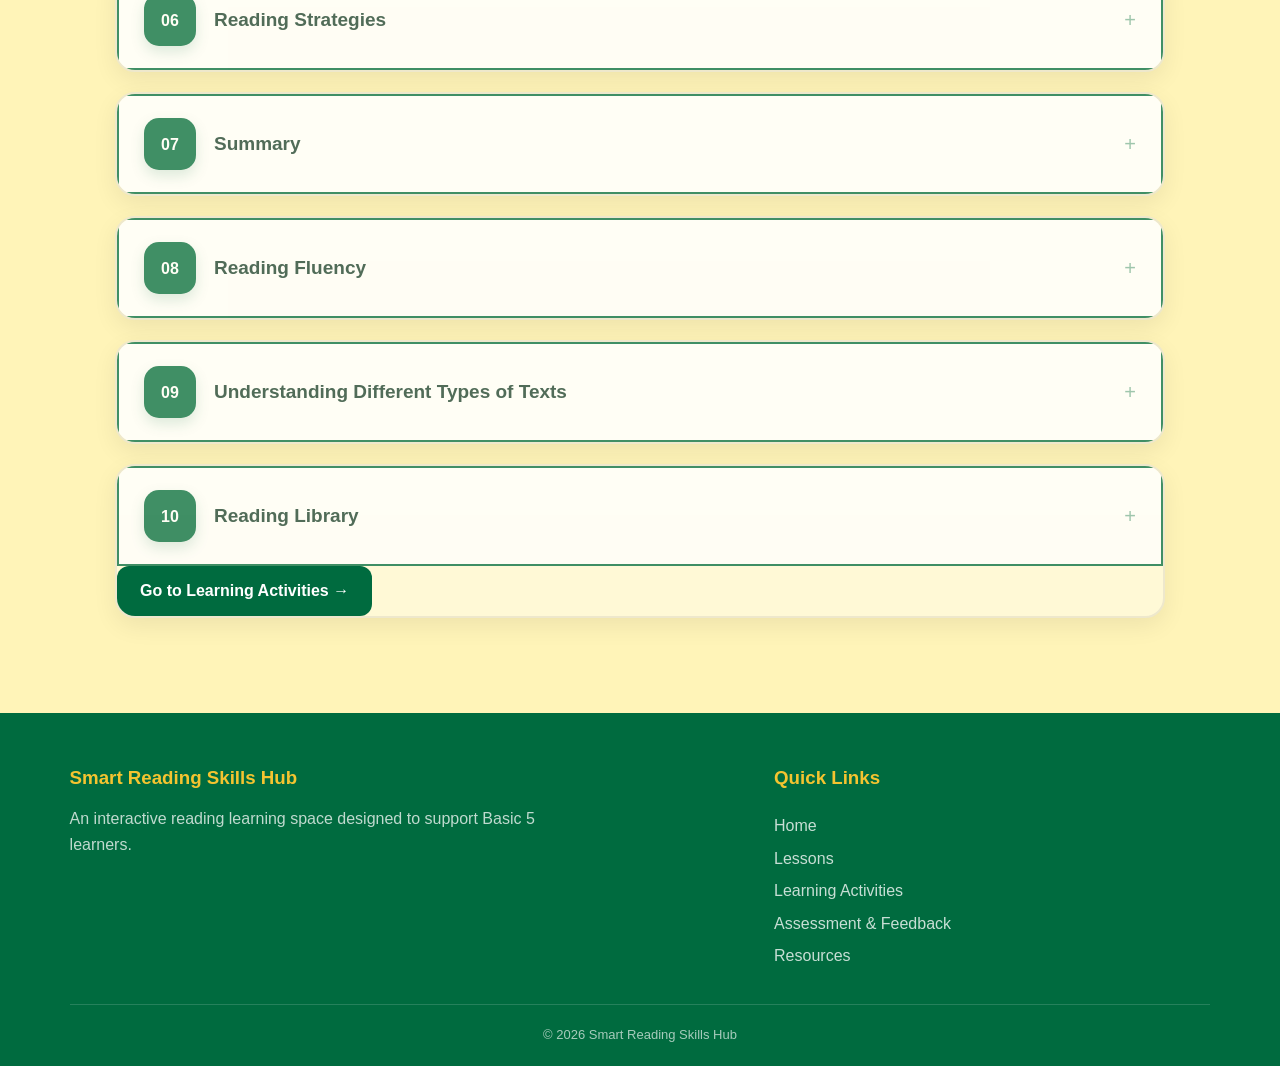
<file: lessons.html>
<!DOCTYPE html>
<html lang="en">
<head>
    <meta charset="UTF-8">
    <meta name="viewport" content="width=device-width, initial-scale=1.0">

    <title>Smart Reading Skills Hub | Lessons</title>

    <link rel="stylesheet" href="style.css">
</head>

<body>

<header class="site-header">

    <div class="container header-content">

        <div class="logo-area">

            <div class="logo-icon">📖</div>

            <div>
                <h1>Smart Reading Skills Hub</h1>
                <p>Reading support for Basic 5 learners</p>
            </div>

        </div>

    </div>

</header>


<nav class="main-nav">

    <div class="container nav-content">

        <a href="index.html">Home</a>

        <a href="lessons.html" class="active">
            Lessons
        </a>

        <a href="activities.html">
            Learning Activities
        </a>

        <a href="assessment.html">
            Assessment &amp; Feedback
        </a>

        <a href="resources.html">
            Resources
        </a>

    </div>

<!-- =====================================================
     LEARNING JOURNEY
===================================================== -->

<section class="lessons-intro">

    <div class="container">

        <div class="section-heading">

            <span class="section-label">
                YOUR LEARNING JOURNEY
            </span>

            <h2>
                Learn, Practise, Think and Improve
            </h2>

            <p>
                Open each lesson, study the explanation, read the examples,
                complete the practice tasks and use the reading tips to
                improve your skills.
            </p>

        </div>


        <div class="lesson-path">

            <div class="lesson-path-item">

                <div class="lesson-path-number">
                    01
                </div>

                <h3>
                    Learn
                </h3>

                <p>
                    Understand the reading skill.
                </p>

            </div>


            <div class="lesson-path-item">

                <div class="lesson-path-number">
                    02
                </div>

                <h3>
                    Practise
                </h3>

                <p>
                    Use examples and activities.
                </p>

            </div>


            <div class="lesson-path-item">

                <div class="lesson-path-number">
                    03
                </div>

                <h3>
                    Think
                </h3>

                <p>
                    Ask questions and use clues.
                </p>

            </div>


            <div class="lesson-path-item">

                <div class="lesson-path-number">
                    04
                </div>

                <h3>
                    Improve
                </h3>

                <p>
                    Apply the skill when reading.
                </p>

            </div>

        </div>

    </div>

</section>


<!-- =====================================================
     LESSONS
===================================================== -->

<section class="lessons-section">

    <div class="container">


        <div class="section-heading">

            <span class="section-label">
                10 READING LESSONS
            </span>

            <h2>
                Explore the Lessons
            </h2>

            <p>
                Select one lesson at a time. Work through the explanation,
                examples and practice ideas before moving to another lesson.
            </p>

        </div>


<!-- =====================================================
     LESSON 1
===================================================== -->

<article class="interactive-lesson">

    <button class="lesson-toggle" type="button">

        <span class="lesson-number">
            01
        </span>

        <span class="lesson-title">
            Reading Comprehension
        </span>

        <span class="lesson-arrow">
            ▼
        </span>

    </button>


    <div class="lesson-content">

        <span class="mini-label">
            LESSON 1
        </span>


        <h3 class="lesson-content-heading">
            Understanding What You Read
        </h3>


        <p>
            Reading comprehension is the ability to understand, think about
            and respond to information in a text. Good readers do more than
            pronounce words correctly. They think about the meaning of the
            words, sentences and ideas they read.
        </p>


        <!-- VIDEO -->

        <div class="video-section">

            <h3>
                🎥 Watch and Learn
            </h3>

            <p>
                Watch the video carefully before answering the questions.
            </p>

            <div class="video-container">

                <iframe
                    src="https://www.youtube.com/embed/0-SX6EZSZkQ"
                    title="Reading Comprehension for Kids"
                    frameborder="0"
                    allow="accelerometer; autoplay; clipboard-write; encrypted-media; gyroscope; picture-in-picture; web-share"
                    allowfullscreen>
                </iframe>

            </div>

        </div>


        <div class="lesson-info-grid">

            <div class="lesson-info-card">

                <h4>
                    🎯 Learning Goal
                </h4>

                <p>
                    By the end of this lesson, you should be able to identify
                    important information and answer questions about a passage.
                </p>

            </div>


            <div class="lesson-info-card">

                <h4>
                    📌 Remember
                </h4>

                <p>
                    Always use information from the passage when answering
                    comprehension questions.
                </p>

            </div>


            <div class="lesson-info-card">

                <h4>
                    🔑 Key Questions
                </h4>

                <p>
                    Who? What? Where? When? Why? How?
                </p>

            </div>

        </div>


        <h4>
            What Does a Good Reader Do?
        </h4>


        <p>
            A good reader thinks before, during and after reading. Before
            reading, the reader predicts what the text may be about. During
            reading, the reader looks for important information. After
            reading, the reader checks whether the text was understood.
        </p>


        <div class="example-card">

            <h4>
                Before Reading
            </h4>

            <ul>
                <li>Read the title.</li>
                <li>Look at pictures or headings.</li>
                <li>Think about what you already know.</li>
                <li>Predict what the text may be about.</li>
            </ul>


            <h4>
                During Reading
            </h4>

            <ul>
                <li>Read each paragraph carefully.</li>
                <li>Look for important information.</li>
                <li>Notice unfamiliar words.</li>
                <li>Ask questions about what you are reading.</li>
            </ul>


            <h4>
                After Reading
            </h4>

            <ul>
                <li>Think about the main idea.</li>
                <li>Remember important details.</li>
                <li>Answer questions using evidence.</li>
                <li>Summarise what you have read.</li>
            </ul>

        </div>


        <h4>
            📖 Reading Example
        </h4>


        <div class="reading-passage">

            <p>
                Ama visited the community library after school. She wanted
                to borrow a storybook for her reading practice. The librarian
                showed her several books and helped her choose one about animals.
            </p>


            <p>
                Ama sat quietly and read the first few pages. When she found a word
                she did not understand, she looked at the sentences around it for
                clues. She then checked the word in a dictionary.
            </p>

        </div>


        <div class="example-card">

            <h4>
                Check Your Understanding
            </h4>

            <p>
                <strong>
                    1. Where did Ama go after school?
                </strong>
            </p>

            <p>
                Answer: She went to the community library.
            </p>

            <p>
                <strong>
                    2. Why did she visit the library?
                </strong>
            </p>

            <p>
                Answer: She wanted to borrow a storybook for reading practice.
            </p>

            <p>
                <strong>
                    3. What did Ama do when she found a difficult word?
                </strong>
            </p>

            <p>
                Answer: She looked for clues in the surrounding sentences
                and then checked a dictionary.
            </p>

        </div>


        <div class="lesson-tip">

            <strong>
                ⭐ Reading Tip:
            </strong>

            If you are not sure about an answer, go back to the passage.
            The text may contain a clue that helps you.

        </div>


        <div class="example-card">

            <h4>
                🎯 Quick Challenge
            </h4>

            <p>
                Read a short paragraph from your textbook. Then identify:
            </p>

            <ul>
                <li>one important person or character;</li>
                <li>one important event;</li>
                <li>one important detail;</li>
                <li>the main idea.</li>
            </ul>

        </div>

    </div>

</article>


<!-- =====================================================
     LESSON 2
===================================================== -->

<article class="interactive-lesson">

    <button class="lesson-toggle" type="button">

        <span class="lesson-number">
            02
        </span>

        <span class="lesson-title">
            Vocabulary Development
        </span>

        <span class="lesson-arrow">
            ▼
        </span>

    </button>


    <div class="lesson-content">

        <span class="mini-label">
            LESSON 2
        </span>


        <h3 class="lesson-content-heading">
            Understanding New Words
        </h3>


        <p>
            Vocabulary refers to the words we know, understand and use.
            A strong vocabulary helps us understand what we read and express
            our thoughts clearly.
        </p>


        <!-- VIDEO -->

        <div class="video-section">

            <h3>
                🎥 Watch and Learn
            </h3>

            <p>
                Watch the video carefully and learn how to use context clues
                to understand unfamiliar words.
            </p>

            <div class="video-container">

                <iframe
                    src="https://www.youtube.com/embed/s45HnObX24w"
                    title="Vocabulary: Context Clues"
                    frameborder="0"
                    allow="accelerometer; autoplay; clipboard-write; encrypted-media; gyroscope; picture-in-picture; web-share"
                    allowfullscreen>
                </iframe>

            </div>

        </div>


        <div class="lesson-info-grid">

            <div class="lesson-info-card">

                <h4>
                    🎯 Learning Goal
                </h4>

                <p>
                    Learn ways to work out the meanings of unfamiliar words.
                </p>

            </div>


            <div class="lesson-info-card">

                <h4>
                    🔎 Context Clues
                </h4>

                <p>
                    Use words and sentences around an unfamiliar word to find clues.
                </p>

            </div>


            <div class="lesson-info-card">

                <h4>
                    📚 Dictionary
                </h4>

                <p>
                    Use a dictionary to check meaning, spelling and pronunciation.
                </p>

            </div>

        </div>


        <h4>
            Ways to Learn a New Word
        </h4>


        <div class="example-card">

            <h4>
                1. Use Context Clues
            </h4>

            <p>
                Look at the words around the unfamiliar word. They may give you
                a clue about its meaning.
            </p>


            <h4>
                2. Look for Synonyms
            </h4>

            <p>
                A synonym is a word with a similar meaning.
                For example, <strong>large</strong> and <strong>big</strong>.
            </p>


            <h4>
                3. Look for Antonyms
            </h4>

            <p>
                An antonym is a word with an opposite meaning.
                For example, <strong>early</strong> and <strong>late</strong>.
            </p>


            <h4>
                4. Use a Dictionary
            </h4>

            <p>
                A dictionary can provide the meaning, spelling and pronunciation
                of a word.
            </p>


            <h4>
                5. Look at Word Parts
            </h4>

            <p>
                Prefixes, suffixes and root words can sometimes help us understand
                the meaning of unfamiliar words.
            </p>

        </div>


        <h4>
            📖 Example
        </h4>


        <div class="reading-passage">

            <p>
                The children were <strong>excited</strong> when they heard that
                their school would visit the zoo. They talked happily about the
                animals they expected to see.
            </p>

        </div>


        <div class="example-card">

            <p>
                The word <strong>excited</strong> means feeling very happy and
                enthusiastic about something.
            </p>

            <p>
                The second sentence gives us a clue because the children were
                talking happily about the visit.
            </p>

        </div>


        <h4>
            🔑 Word Practice
        </h4>


        <div class="lesson-info-grid">

            <div class="lesson-info-card">

                <h4>
                    Happy
                </h4>

                <p>
                    Synonym: joyful
                </p>

            </div>


            <div class="lesson-info-card">

                <h4>
                    Begin
                </h4>

                <p>
                    Synonym: start
                </p>

            </div>


            <div class="lesson-info-card">

                <h4>
                    Quiet
                </h4>

                <p>
                    Antonym: noisy
                </p>

            </div>

        </div>


        <div class="example-card">

            <h4>
                🎯 Quick Challenge
            </h4>

            <p>
                Read this sentence:
            </p>

            <p>
                "The road was <strong>narrow</strong>, so only one car
                could pass through at a time."
            </p>

            <p>
                What does <strong>narrow</strong> mean in this sentence?
            </p>

            <p>
                Use the sentence to help you work out the meaning.
            </p>

        </div>


        <div class="lesson-tip">

            <strong>
                ⭐ Vocabulary Tip:
            </strong>

            Do not immediately skip a difficult word. First, try to understand
            it from the sentence and surrounding information.

        </div>

    </div>

</article>


<!-- =====================================================
     LESSON 3
===================================================== -->

<article class="interactive-lesson">

    <button class="lesson-toggle" type="button">

        <span class="lesson-number">
            03
        </span>

        <span class="lesson-title">
            Main Idea &amp; Supporting Details
        </span>

        <span class="lesson-arrow">
            ▼
        </span>

    </button>


    <div class="lesson-content">

        <span class="mini-label">
            LESSON 3
        </span>


        <h3 class="lesson-content-heading">
            Finding the Most Important Idea
        </h3>


        <p>
            The main idea is the most important point the writer wants the
            reader to understand. Supporting details provide information,
            examples or facts that explain the main idea.
        </p>


        <!-- VIDEO -->

        <div class="video-section">

            <h3>
                🎥 Watch and Learn
            </h3>

            <p>
                Watch the video and identify the nouns, verbs and adjectives.
            </p>

            <div class="video-container">

                <iframe
                    src="https://www.youtube.com/embed/U2l3BFthsD0"
                    title="Nouns, Verbs and Adjectives"
                    frameborder="0"
                    allow="accelerometer; autoplay; clipboard-write; encrypted-media; gyroscope; picture-in-picture; web-share"
                    allowfullscreen>
                </iframe>

            </div>

        </div>


        <div class="lesson-info-grid">

            <div class="lesson-info-card">

                <h4>
                    🎯 Main Idea
                </h4>

                <p>
                    What the paragraph or passage is mostly about.
                </p>

            </div>


            <div class="lesson-info-card">

                <h4>
                    🧩 Supporting Details
                </h4>

                <p>
                    Information that explains or supports the main idea.
                </p>

            </div>


            <div class="lesson-info-card">

                <h4>
                    ❓ Key Question
                </h4>

                <p>
                    What is the writer mainly telling me?
                </p>

            </div>

        </div>


        <h4>
            How to Find the Main Idea
        </h4>


        <div class="example-card">

            <ol>
                <li>Read the whole paragraph.</li>
                <li>Identify the topic.</li>
                <li>Look for the most important message.</li>
                <li>Separate important ideas from small details.</li>
                <li>Say the main idea in your own words.</li>
            </ol>

        </div>


        <h4>
            📖 Example Passage
        </h4>


        <div class="reading-passage">

            <p>
                The school garden provides vegetables for the school. Learners
                water the plants every morning. They remove weeds and protect
                the plants from animals. They also make sure the soil remains
                healthy.
            </p>

        </div>


        <div class="example-card">

            <p>
                <strong>Main Idea:</strong>
                The school garden provides vegetables and is cared for by the learners.
            </p>

            <p>
                <strong>Supporting Details:</strong>
            </p>

            <ul>
                <li>Learners water the plants.</li>
                <li>They remove weeds.</li>
                <li>They protect the plants.</li>
                <li>They care for the soil.</li>
            </ul>

        </div>


        <h4>
            ⚠️ Common Mistake
        </h4>


        <div class="lesson-tip">

            Do not choose a small detail as the main idea. A supporting detail
            is only one part of the paragraph. The main idea covers the whole
            paragraph.

        </div>


        <div class="example-card">

            <h4>
                🎯 Quick Challenge
            </h4>

            <p>
                Read this paragraph:
            </p>

            <p>
                "Regular exercise helps people stay healthy. Walking, running
                and playing games can help strengthen the body. Exercise can
                also help people feel active and energetic."
            </p>

            <p>
                <strong>
                    Question:
                </strong>
                What is the main idea?
            </p>

            <p>
                <strong>
                    Think:
                </strong>
                Which sentence or idea covers the whole paragraph?
            </p>

        </div>


        <div class="lesson-tip">

            <strong>
                ⭐ Reading Tip:
            </strong>

            Ask yourself:
            <strong>
                "What is this paragraph mostly about?"
            </strong>

        </div>

    </div>

</article>


<!-- =====================================================
     LESSON 4
===================================================== -->

<article class="interactive-lesson">

    <button class="lesson-toggle" type="button">

        <span class="lesson-number">
            04
        </span>

        <span class="lesson-title">
            Inference &amp; Prediction
        </span>

        <span class="lesson-arrow">
            ▼
        </span>

    </button>


    <div class="lesson-content">

        <span class="mini-label">
            LESSON 4
        </span>


        <h3 class="lesson-content-heading">
            Reading Between the Lines
        </h3>


        <p>
            Sometimes a writer does not tell us everything directly.
            Readers must use clues from the text and what they already know
            to understand information that is not directly stated.
        </p>


        <!-- VIDEO -->

        <div class="video-section">

            <h3>
                🎥 Watch and Learn
            </h3>

            <p>
                Watch the video and learn how to write complete sentences.
            </p>

            <div class="video-container">

                <iframe
                    src="https://www.youtube.com/embed/kIELXZ-CiQo"
                    title="Complete Sentences"
                    frameborder="0"
                    allow="accelerometer; autoplay; clipboard-write; encrypted-media; gyroscope; picture-in-picture; web-share"
                    allowfullscreen>
                </iframe>

            </div>

        </div>


        <div class="lesson-info-grid">

            <div class="lesson-info-card">

                <h4>
                    🧠 Inference
                </h4>

                <p>
                    An idea you understand by combining text clues with what
                    you already know.
                </p>

            </div>


            <div class="lesson-info-card">

                <h4>
                    🔮 Prediction
                </h4>

                <p>
                    What you think may happen next based on clues in the text.
                </p>

            </div>


            <div class="lesson-info-card">

                <h4>
                    🔎 Evidence
                </h4>

                <p>
                    Information from the passage that supports your thinking.
                </p>

            </div>

        </div>


        <h4>
            How to Make an Inference
        </h4>


        <div class="example-card">

            <ol>
                <li>Find clues in the passage.</li>
                <li>Think about what you already know.</li>
                <li>Put the information together.</li>
                <li>Make a reasonable conclusion.</li>
                <li>Explain which clues helped you.</li>
            </ol>

        </div>


        <h4>
            📖 Example
        </h4>


        <div class="reading-passage">

            <p>
                Kofi entered the house carrying an umbrella. His clothes were
                wet and water was dripping from his shoes.
            </p>

        </div>


        <div class="example-card">

            <p>
                <strong>Inference:</strong>
                It probably rained outside.
            </p>

            <p>
                <strong>Evidence:</strong>
                Kofi had an umbrella, wet clothes and wet shoes.
            </p>

            <p>
                <strong>Prediction:</strong>
                Kofi may change his wet clothes.
            </p>

        </div>


        <h4>
            Inference or Prediction?
        </h4>


        <div class="lesson-info-grid">

            <div class="lesson-info-card">

                <h4>
                    Inference
                </h4>

                <p>
                    The character is probably tired because she has been walking
                    for several hours.
                </p>

            </div>


            <div class="lesson-info-card">

                <h4>
                    Prediction
                </h4>

                <p>
                    She may rest when she reaches home.
                </p>

            </div>

        </div>


        <div class="example-card">

            <h4>
                🎯 Quick Challenge
            </h4>

            <p>
                "Yaw looked at the dark clouds and quickly closed all the windows.
                He picked up the clothes that were drying outside."
            </p>

            <p>
                <strong>
                    What can you infer?
                </strong>
            </p>

            <p>
                <strong>
                    What do you predict may happen next?
                </strong>
            </p>

        </div>


        <div class="lesson-tip">

            <strong>
                ⭐ Thinking Tip:
            </strong>

            A good inference should have evidence. Do not make a random guess.
            Use clues from the text.

        </div>

    </div>

</article>


<!-- =====================================================
     LESSON 5
===================================================== -->

<article class="interactive-lesson">

    <button class="lesson-toggle" type="button">

        <span class="lesson-number">
            05
        </span>

        <span class="lesson-title">
            Sequencing &amp; Cause and Effect
        </span>

        <span class="lesson-arrow">
            ▼
        </span>

    </button>


    <div class="lesson-content">

        <span class="mini-label">
            LESSON 5
        </span>


        <h3 class="lesson-content-heading">
            Understanding Order and Relationships
        </h3>


        <p>
            Sequencing means identifying the order in which events happen.
            Cause and effect explains why something happens and what happens
            as a result.
        </p>


        <!-- VIDEO -->

        <div class="video-section">

            <h3>
                🎥 Watch and Learn
            </h3>

            <p>
                Watch the video carefully. Learn how to use
                <strong>first, next, then,</strong> and <strong>finally</strong>
                to show the order in which events happen.
            </p>

            <div class="video-container">

                <iframe
                    src="https://www.youtube.com/embed/HvQjCaQJe4U"
                    title="First, Next, Then, Finally - Understanding Order and Relationship"
                    frameborder="0"
                    allow="accelerometer; autoplay; clipboard-write; encrypted-media; gyroscope; picture-in-picture; web-share"
                    allowfullscreen>
                </iframe>

            </div>

        </div>


        <div class="lesson-info-grid">

            <div class="lesson-info-card">

                <h4>
                    1️⃣ Sequence
                </h4>

                <p>
                    Shows the order in which events happen.
                </p>

            </div>


            <div class="lesson-info-card">

                <h4>
                    🔗 Cause
                </h4>

                <p>
                    Explains why something happened.
                </p>

            </div>


            <div class="lesson-info-card">

                <h4>
                    ➡️ Effect
                </h4>

                <p>
                    Explains what happened as a result.
                </p>

            </div>

        </div>


        <h4>
            Sequence Signal Words
        </h4>


        <div class="example-card">

            <p>
                <strong>First</strong> →
                <strong>Next</strong> →
                <strong>Then</strong> →
                <strong>After that</strong> →
                <strong>Finally</strong>
            </p>

        </div>


        <h4>
            Cause and Effect Signal Words
        </h4>


        <div class="example-card">

            <p>
                <strong>because</strong>,
                <strong>so</strong>,
                <strong>therefore</strong>,
                <strong>as a result</strong>,
                <strong>since</strong>
            </p>

        </div>


        <h4>
            📖 Example
        </h4>


        <div class="reading-passage">

            <p>
                First, Kojo planted the seeds. Next, he watered them.
                After several days, the seeds began to grow.
            </p>

        </div>


        <div class="example-card">

            <p>
                <strong>Sequence:</strong>
                Plant → Water → Grow
            </p>

            <p>
                <strong>Cause:</strong>
                Kojo watered the seeds.
            </p>

            <p>
                <strong>Effect:</strong>
                The seeds received water and began to grow.
            </p>

        </div>


        <h4>
            🎯 Quick Challenge
        </h4>

        <p>
            Put these events in the correct order:
        </p>


        <div class="lesson-info-grid">

            <div class="lesson-info-card">

                <h4>
                    A
                </h4>

                <p>
                    The learner submitted the work.
                </p>

            </div>


            <div class="lesson-info-card">

                <h4>
                    B
                </h4>

                <p>
                    The learner read the instructions.
                </p>

            </div>


            <div class="lesson-info-card">

                <h4>
                    C
                </h4>

                <p>
                    The learner completed the work.
                </p>

            </div>

        </div>


        <p>
            Think carefully about what would normally happen first,
            next and last.
        </p>


        <div class="lesson-tip">

            <strong>
                ⭐ Reading Tip:
            </strong>

            When reading a story, pay attention to time-order words.
            They help you understand what happened first, next and finally.

        </div>

    </div>

</article>


<!-- =====================================================
     LESSON 6
===================================================== -->

<article class="interactive-lesson">

    <button class="lesson-toggle" type="button">

        <span class="lesson-number">
            06
        </span>

        <span class="lesson-title">
            Reading Strategies
        </span>

        <span class="lesson-arrow">
            ▼
        </span>

    </button>


    <div class="lesson-content">

        <span class="mini-label">
            LESSON 6
        </span>


        <h3 class="lesson-content-heading">
            Strategies for Better Reading
        </h3>


        <p>
            Reading strategies are methods that help readers understand
            a text before, during and after reading.
        </p>


        <!-- VIDEO -->

        <div class="video-section">

            <h3>
                🎥 Watch and Learn
            </h3>

            <p>
                Watch the video carefully and learn useful reading strategies
                to use before, during, and after reading.
            </p>

            <div class="video-container">

                <iframe
    src="https://www.youtube.com/embed/Si1sOS-d6Ic"
    title="Reading Comprehension Strategies"
    frameborder="0"
    allow="accelerometer; autoplay; clipboard-write; encrypted-media; gyroscope; picture-in-picture; web-share"
    allowfullscreen>
</iframe>

            </div>

        </div>


        <!-- KEY STRATEGIES -->

        <div class="lesson-info-grid">

            <div class="lesson-info-card">

                <h4>
                    👀 Preview
                </h4>

                <p>
                    Look at the title, pictures, headings and layout
                    before reading.
                </p>

            </div>


            <div class="lesson-info-card">

                <h4>
                    ❓ Question
                </h4>

                <p>
                    Ask questions about what you expect to learn.
                </p>

            </div>


            <div class="lesson-info-card">

                <h4>
                    🔮 Predict
                </h4>

                <p>
                    Think about what the text may discuss.
                </p>

            </div>


            <div class="lesson-info-card">

                <h4>
                    📝 Summarise
                </h4>

                <p>
                    Explain the most important ideas after reading.
                </p>

            </div>

        </div>


        <!-- BEFORE READING -->

        <h4>
            Before Reading
        </h4>


        <div class="example-card">

            <ul>
                <li>Read the title.</li>
                <li>Look at pictures.</li>
                <li>Read headings.</li>
                <li>Think about what you already know.</li>
                <li>Make a prediction.</li>
            </ul>

        </div>


        <!-- DURING READING -->

        <h4>
            During Reading
        </h4>


        <div class="example-card">

            <ul>
                <li>Ask questions.</li>
                <li>Look for important information.</li>
                <li>Check unfamiliar words.</li>
                <li>Stop and think about each paragraph.</li>
                <li>Reread difficult sections.</li>
            </ul>

        </div>


        <!-- AFTER READING -->

        <h4>
            After Reading
        </h4>


        <div class="example-card">

            <ul>
                <li>Identify the main idea.</li>
                <li>Recall important details.</li>
                <li>Answer questions.</li>
                <li>Summarise the text.</li>
                <li>Think about what you learnt.</li>
            </ul>

        </div>


        <!-- EXAMPLE -->

        <h4>
            📖 Example
        </h4>


        <div class="reading-passage">

            <p>
                Imagine you are about to read a passage titled
                <strong>"How Plants Grow."</strong>
            </p>

        </div>


        <div class="example-card">

            <p>
                Before reading, you could ask:
            </p>

            <ul>
                <li>What do plants need to grow?</li>
                <li>What do I already know about plants?</li>
                <li>What will I learn from this passage?</li>
            </ul>

            <p>
                After reading, you could check whether your questions
                were answered.
            </p>

        </div>


        <!-- TIP -->

        <div class="lesson-tip">

            <strong>
                ⭐ Strategy Tip:
            </strong>

            Good readers do not read passively. They interact with the text
            by asking questions, making predictions and checking their
            understanding.

        </div>

    </div>

</article>


<!-- =====================================================
     LESSON 7
===================================================== -->

<article class="interactive-lesson">

    <button class="lesson-toggle" type="button">

        <span class="lesson-number">
            07
        </span>

        <span class="lesson-title">
            Summary
        </span>

        <span class="lesson-arrow">
            +
        </span>

    </button>


    <div class="lesson-content">

        <span class="mini-label">
            LESSON 7
        </span>


        <h3 class="lesson-content-heading">
            Writing a Good Summary
        </h3>


        <!-- INTRODUCTION -->

        <div class="lesson-section">

            <h4>
                📖 What Is a Summary?
            </h4>

            <p>
                A summary is a short version of a longer passage,
                story or text. It gives the most important ideas
                without including every detail.
            </p>

            <p>
                A good summary helps a reader understand what the
                text is mainly about without reading the whole text.
            </p>

        </div>


        <!-- WHAT TO INCLUDE -->

        <div class="lesson-section">

            <h4>
                ⭐ What Should a Good Summary Include?
            </h4>

            <p>
                A good summary should:
            </p>

            <ul>
                <li>Give the main idea of the text.</li>
                <li>Include the most important points.</li>
                <li>Use your own words.</li>
                <li>Be shorter than the original text.</li>
                <li>Be clear and easy to understand.</li>
                <li>Leave out unnecessary details.</li>
            </ul>

        </div>


        <!-- FIVE STEPS -->

        <div class="lesson-section">

            <h4>
                📝 Five Steps for Writing a Summary
            </h4>


            <div class="activity-card">

                <p>
                    <strong>
                        Step 1 – Read the text
                    </strong>
                </p>

                <p>
                    Read the passage carefully so that you understand
                    what it is about.
                </p>

            </div>


            <div class="activity-card">

                <p>
                    <strong>
                        Step 2 – Find the main idea
                    </strong>
                </p>

                <p>
                    Ask yourself: What is the most important thing
                    the writer wants me to know?
                </p>

            </div>


            <div class="activity-card">

                <p>
                    <strong>
                        Step 3 – Find the important points
                    </strong>
                </p>

                <p>
                    Pick out the important facts, events or ideas
                    that support the main idea.
                </p>

            </div>


            <div class="activity-card">

                <p>
                    <strong>
                        Step 4 – Write in your own words
                    </strong>
                </p>

                <p>
                    Put the important ideas together using your own
                    words. Do not copy the whole passage.
                </p>

            </div>


            <div class="activity-card">

                <p>
                    <strong>
                        Step 5 – Check your summary
                    </strong>
                </p>

                <p>
                    Read your summary again. Make sure it is clear,
                    short and contains the important ideas.
                </p>

            </div>

        </div>


        <!-- VIDEO -->

        <div class="video-section">

            <h4>
                🎥 Watch and Learn
            </h4>

            <p>
                Watch the video and learn five simple steps for
                writing a good summary.
            </p>


            <div class="video-wrapper">

                <iframe
                    src="https://www.youtube.com/embed/UcmtAnM7iVs"
                    title="Writing a Summary - 5 Easy Steps for Kids"
                    allow="accelerometer; autoplay; clipboard-write; encrypted-media; gyroscope; picture-in-picture; web-share"
                    allowfullscreen>
                </iframe>

            </div>

        </div>


        <!-- EXAMPLE -->

        <div class="lesson-section">

            <h4>
                💡 Example
            </h4>


            <div class="reading-passage">

                <h5>
                    The School Garden
                </h5>

                <p>
                    The pupils in Class Five started a small garden
                    behind their classroom. They planted tomatoes,
                    pepper and onions. Every morning, some pupils
                    watered the plants while others removed weeds.
                    After several weeks, the plants grew well and
                    produced vegetables. The pupils were happy because
                    they had worked together to care for the garden.
                </p>

            </div>


            <div class="activity-card">

                <h5>
                    Important Points
                </h5>

                <ul>
                    <li>Class Five started a school garden.</li>
                    <li>They planted vegetables.</li>
                    <li>The pupils cared for the plants.</li>
                    <li>The plants grew and produced vegetables.</li>
                    <li>The pupils worked together.</li>
                </ul>

            </div>


            <div class="activity-card">

                <h5>
                    Good Summary
                </h5>

                <p>
                    Class Five pupils started a garden and planted
                    vegetables. They worked together to water and
                    care for the plants until they produced
                    vegetables.
                </p>

            </div>

        </div>


        <!-- REMEMBER -->

        <div class="lesson-tip">

            <h4>
                ⭐ Remember!
            </h4>

            <p>
                A summary tells the <strong>main idea</strong> and
                the <strong>most important points</strong> in a
                shorter form.
            </p>

            <p>
                <strong>
                    Read → Find the main idea → Pick important
                    points → Use your own words → Check
                </strong>
            </p>

        </div>


        <!-- GUIDED PRACTICE -->

        <div class="lesson-section">

            <h4>
                🎯 Guided Practice
            </h4>

            <p>
                Read the passage below and answer the questions.
            </p>


            <div class="reading-passage">

                <h5>
                    Keeping Our School Clean
                </h5>

                <p>
                    Keeping the school clean is the responsibility
                    of everyone. Pupils should put rubbish into bins
                    instead of throwing it on the ground. They should
                    also keep their classrooms, desks and surroundings
                    neat. Teachers can guide pupils to develop good
                    cleaning habits. When everyone helps to keep the
                    school clean, the environment becomes healthier
                    and more pleasant for learning.
                </p>

            </div>


            <div class="question-card">

                <p>
                    <strong>1.</strong>
                    What is the passage mainly about?
                </p>

                <p>
                    <strong>2.</strong>
                    Mention two things pupils should do.
                </p>

                <p>
                    <strong>3.</strong>
                    How can teachers help?
                </p>

                <p>
                    <strong>4.</strong>
                    Why is it important to keep the school clean?
                </p>

            </div>

        </div>


        <!-- SUMMARY CHALLENGE -->

        <div class="activity-card">

            <h4>
                🏆 Summary Challenge
            </h4>

            <p>
                Write a summary of the passage
                <strong>
                    “Keeping Our School Clean.”
                </strong>
            </p>

            <p>
                Try to write your summary in
                <strong>
                    2–3 sentences
                </strong>.
            </p>

            <p>
                Remember to use your own words and include only
                the most important ideas.
            </p>

        </div>


        <!-- QUICK CHECK -->

        <div class="lesson-section">

            <h4>
                ✅ Quick Check
            </h4>

            <p>
                Choose the correct answer.
            </p>


            <div class="question-card">

                <p>
                    <strong>1.</strong>
                    A summary should be:
                </p>

                <p>
                    A. Longer than the original text<br>
                    B. A short version of the important ideas<br>
                    C. A copy of every sentence<br>
                    D. Only one word
                </p>


                <p>
                    <strong>2.</strong>
                    When writing a summary, you should:
                </p>

                <p>
                    A. Copy everything<br>
                    B. Add your personal opinion<br>
                    C. Use your own words<br>
                    D. Leave out the main idea
                </p>


                <p>
                    <strong>3.</strong>
                    Which should you find first?
                </p>

                <p>
                    A. The main idea<br>
                    B. The last sentence<br>
                    C. Your favourite word<br>
                    D. The longest sentence
                </p>

            </div>

        </div>


        <!-- LEARNER TASK -->

        <div class="activity-card">

            <h4>
                🎮 Try It Yourself
            </h4>

            <p>
                Choose a short story or passage that you have read.
                Write down:
            </p>

            <ol>
                <li>The main idea</li>
                <li>Three important points</li>
                <li>A short summary using your own words</li>
            </ol>

            <p>
                Exchange your summary with a classmate. Ask your
                classmate to identify the main idea in your summary.
            </p>

        </div>


        <!-- LESSON TAKEAWAY -->

        <div class="lesson-tip">

            <h4>
                🌟 Lesson Takeaway
            </h4>

            <p>
                A good reader does not need to repeat everything
                they read. A good reader can identify the important
                ideas and explain them briefly in their own words.
            </p>

        </div>

    </div>

</article>


<!-- =====================================================
     LESSON 8
===================================================== -->

<article class="interactive-lesson">

    <button class="lesson-toggle" type="button">

        <span class="lesson-number">
            08
        </span>

        <span class="lesson-title">
            Reading Fluency
        </span>

        <span class="lesson-arrow">
            ▼
        </span>

    </button>


    <div class="lesson-content">

        <span class="mini-label">
            LESSON 8
        </span>


        <h3 class="lesson-content-heading">
            Reading Smoothly, Accurately and with Expression
        </h3>


        <p>
            Reading fluency means reading accurately, smoothly and with
            appropriate expression. Fluent readers recognise words correctly
            and read in a way that makes the meaning clear.
        </p>


        <!-- VIDEO -->

        <div class="video-section">

            <h3>
                🎥 Watch and Learn
            </h3>

            <p>
                Watch the video carefully. Learn how fluent readers read
                accurately, at an appropriate rate, and with expression.
            </p>

            <div class="video-container">

                <iframe
                    src="https://www.youtube.com/embed/i0cQu7vnDzs"
                    title="Reading Fluency: Speed, Accuracy, and Expression"
                    frameborder="0"
                    allow="accelerometer; autoplay; clipboard-write; encrypted-media; gyroscope; picture-in-picture; web-share"
                    allowfullscreen>
                </iframe>

            </div>

        </div>


        <div class="lesson-info-grid">

            <div class="lesson-info-card">

                <h4>
                    ✓ Accuracy
                </h4>

                <p>
                    Read words correctly.
                </p>

            </div>


            <div class="lesson-info-card">

                <h4>
                    ⏱ Pace
                </h4>

                <p>
                    Read at a comfortable speed without rushing.
                </p>

            </div>


            <div class="lesson-info-card">

                <h4>
                    🎙 Expression
                </h4>

                <p>
                    Use your voice to show meaning and feeling.
                </p>

            </div>

        </div>


        <h4>
            Why Is Fluency Important?
        </h4>


        <div class="example-card">

            <p>
                When reading becomes smoother, the reader can focus more attention
                on understanding the meaning of the text.
            </p>

        </div>


        <h4>
            How to Improve Fluency
        </h4>


        <div class="lesson-info-grid">

            <div class="lesson-info-card">

                <h4>
                    1. Read Silently
                </h4>

                <p>
                    Read the passage first to understand its meaning.
                </p>

            </div>


            <div class="lesson-info-card">

                <h4>
                    2. Read Aloud
                </h4>

                <p>
                    Practise saying the words clearly.
                </p>

            </div>


            <div class="lesson-info-card">

                <h4>
                    3. Notice Punctuation
                </h4>

                <p>
                    Pause appropriately at commas and full stops.
                </p>

            </div>


            <div class="lesson-info-card">

                <h4>
                    4. Read Again
                </h4>

                <p>
                    Repeated reading can improve smoothness and confidence.
                </p>

            </div>

        </div>


        <h4>
            📖 Reading Expression
        </h4>


        <div class="reading-passage">

            <p>
                "Watch out!" shouted Kojo.
            </p>

            <p>
                "What happened?" asked Ama.
            </p>

            <p>
                "The ball is coming towards us!" Kojo replied.
            </p>

        </div>


        <div class="example-card">

            <p>
                When reading this dialogue, your voice should show the difference
                between a warning, a question and a reply.
            </p>

        </div>


        <h4>
            🎯 Fluency Practice
        </h4>


        <div class="example-card">

            <ol>
                <li>Choose a short passage.</li>
                <li>Read it silently.</li>
                <li>Read it aloud slowly.</li>
                <li>Read it again with better expression.</li>
                <li>Ask yourself whether your reading sounded smooth and clear.</li>
            </ol>

        </div>


        <div class="lesson-tip">

            <strong>
                ⭐ Fluency Tip:
            </strong>

            Do not rush just to finish the passage. Read at a comfortable pace
            that allows you to understand what you are saying.

        </div>

    </div>

</article>


<!-- =====================================================
     LESSON 9
===================================================== -->

<article class="interactive-lesson">

    <button class="lesson-toggle" type="button">

        <span class="lesson-number">
            09
        </span>

        <span class="lesson-title">
            Understanding Different Types of Texts
        </span>

        <span class="lesson-arrow">
            +
        </span>

    </button>


    <div class="lesson-content">

        <span class="mini-label">
            LESSON 9
        </span>


        <h3 class="lesson-content-heading">
            Understanding Different Types of Texts
        </h3>


        <!-- INTRODUCTION -->

        <div class="lesson-section">

            <h4>
                📖 What Is a Text?
            </h4>

            <p>
                A text is any piece of spoken or written language
                that communicates information, ideas, instructions,
                opinions, feelings or stories.
            </p>

            <p>
                We read different types of texts every day. We may
                read a story, a newspaper article, a recipe,
                instructions, an advertisement or an information
                article.
            </p>

            <p>
                Different texts have different purposes. Knowing the
                type and purpose of a text helps us understand what
                we are reading.
            </p>

        </div>


        <!-- LEARNING OBJECTIVES -->

        <div class="lesson-section">

            <h4>
                🎯 What You Will Learn
            </h4>

            <p>
                By the end of this lesson, you should be able to:
            </p>

            <ul>

                <li>
                    Explain what a text is.
                </li>

                <li>
                    Identify different types of texts.
                </li>

                <li>
                    Explain the purpose of each type of text.
                </li>

                <li>
                    Identify examples of different text types.
                </li>

                <li>
                    Use clues to identify the type of a text.
                </li>

            </ul>

        </div>


        <!-- FIVE TYPES -->

        <div class="lesson-section">

            <h4>
                ⭐ Five Common Types of Texts
            </h4>

            <p>
                In this lesson, we will learn about five useful types
                of texts.
            </p>


            <!-- NARRATIVE -->

            <div class="activity-card">

                <h5>
                    1. Narrative Text 📚
                </h5>

                <p>
                    A narrative text tells a story. It usually has
                    characters, a setting and events.
                </p>

                <p>
                    The events may be real or imaginary.
                </p>

                <p>
                    <strong>
                        Examples:
                    </strong>
                    short stories, folktales, novels and fables.
                </p>

                <p>
                    <strong>
                        Purpose:
                    </strong>
                    To tell a story or entertain the reader.
                </p>

            </div>


            <!-- INFORMATIONAL -->

            <div class="activity-card">

                <h5>
                    2. Informational Text 🔎
                </h5>

                <p>
                    An informational text gives facts and information
                    about a subject.
                </p>

                <p>
                    It helps the reader learn about a topic.
                </p>

                <p>
                    <strong>
                        Examples:
                    </strong>
                    textbooks, reports, articles and information
                    pages.
                </p>

                <p>
                    <strong>
                        Purpose:
                    </strong>
                    To inform or teach the reader.
                </p>

            </div>


            <!-- PERSUASIVE -->

            <div class="activity-card">

                <h5>
                    3. Persuasive Text 💬
                </h5>

                <p>
                    A persuasive text tries to convince the reader
                    to agree with an idea or take an action.
                </p>

                <p>
                    The writer may give reasons to support an opinion.
                </p>

                <p>
                    <strong>
                        Examples:
                    </strong>
                    advertisements, opinion pieces, persuasive
                    letters and campaign messages.
                </p>

                <p>
                    <strong>
                        Purpose:
                    </strong>
                    To persuade or convince the reader.
                </p>

            </div>


            <!-- INSTRUCTIONAL -->

            <div class="activity-card">

                <h5>
                    4. Instructional Text 📝
                </h5>

                <p>
                    An instructional text gives directions or steps
                    for doing something.
                </p>

                <p>
                    The steps are usually arranged in an order that
                    the reader should follow.
                </p>

                <p>
                    <strong>
                        Examples:
                    </strong>
                    recipes, rules, manuals and directions.
                </p>

                <p>
                    <strong>
                        Purpose:
                    </strong>
                    To tell the reader how to do something.
                </p>

            </div>


            <!-- DESCRIPTIVE -->

            <div class="activity-card">

                <h5>
                    5. Descriptive Text 🌳
                </h5>

                <p>
                    A descriptive text gives details about a person,
                    place, animal, object or experience.
                </p>

                <p>
                    It often uses adjectives and other descriptive
                    words to help the reader form a clear picture.
                </p>

                <p>
                    <strong>
                        Examples:
                    </strong>
                    descriptions of people, places, animals and
                    objects.
                </p>

                <p>
                    <strong>
                        Purpose:
                    </strong>
                    To describe something clearly.
                </p>

            </div>

        </div>


        <!-- QUICK MEMORY GUIDE -->

        <div class="lesson-tip">

            <h4>
                🧠 Easy Way to Remember
            </h4>

            <p>

                <strong>
                    Narrative → tells a story
                </strong>

                <br><br>

                <strong>
                    Informational → gives facts
                </strong>

                <br><br>

                <strong>
                    Persuasive → tries to convince
                </strong>

                <br><br>

                <strong>
                    Instructional → gives steps
                </strong>

                <br><br>

                <strong>
                    Descriptive → gives details
                </strong>

            </p>

        </div>


        <!-- HOW TO IDENTIFY -->

        <div class="lesson-section">

            <h4>
                🔍 How to Identify a Text Type
            </h4>

            <p>
                When you read a text, ask yourself:
                <strong>
                    “Why was this text written?”
                </strong>
            </p>


            <div class="activity-card">

                <h5>
                    Ask Question 1
                </h5>

                <p>
                    Does the text tell a story with characters and
                    events?
                </p>

                <p>
                    If yes, it is probably a
                    <strong>
                        narrative text
                    </strong>.
                </p>

            </div>


            <div class="activity-card">

                <h5>
                    Ask Question 2
                </h5>

                <p>
                    Does the text give facts or information about a
                    topic?
                </p>

                <p>
                    If yes, it is probably an
                    <strong>
                        informational text
                    </strong>.
                </p>

            </div>


            <div class="activity-card">

                <h5>
                    Ask Question 3
                </h5>

                <p>
                    Is the writer trying to make you agree or take
                    an action?
                </p>

                <p>
                    If yes, it is probably a
                    <strong>
                        persuasive text
                    </strong>.
                </p>

            </div>


            <div class="activity-card">

                <h5>
                    Ask Question 4
                </h5>

                <p>
                    Does the text give steps or directions?
                </p>

                <p>
                    If yes, it is probably an
                    <strong>
                        instructional text
                    </strong>.
                </p>

            </div>


            <div class="activity-card">

                <h5>
                    Ask Question 5
                </h5>

                <p>
                    Does the text give many details about something?
                </p>

                <p>
                    If yes, it is probably a
                    <strong>
                        descriptive text
                    </strong>.
                </p>

            </div>

        </div>


        <!-- VIDEO -->

        <div class="video-section">

            <h4>
                🎥 Watch and Learn
            </h4>

            <p>
                Watch the video and practise identifying different
                types of texts.
            </p>


            <div class="video-wrapper">
<iframe
    src="https://www.youtube.com/embed/9-NECk2aYxU"
    title="Different Text Types"
    frameborder="0"
    allow="accelerometer; autoplay; clipboard-write; encrypted-media; gyroscope; picture-in-picture; web-share"
    allowfullscreen>
</iframe>
              

            </div>

        </div>


        <!-- EXAMPLE 1 -->

        <div class="lesson-section">

            <h4>
                💡 Example 1 – Narrative Text
            </h4>


            <div class="reading-passage">

                <h5>
                    The Lost Book
                </h5>

                <p>
                    Kojo was getting ready for school when he noticed
                    that his English book was missing. He searched
                    under his bed and inside his school bag, but he
                    could not find it. His sister helped him search
                    the room. Finally, Kojo found the book on a chair
                    in the sitting room.
                </p>

            </div>


            <div class="lesson-tip">

                <p>
                    <strong>
                        Text type:
                    </strong>
                    Narrative
                </p>

                <p>
                    <strong>
                        Why?
                    </strong>
                    It tells a story about a character and events.
                </p>

            </div>

        </div>


        <!-- EXAMPLE 2 -->

        <div class="lesson-section">

            <h4>
                💡 Example 2 – Informational Text
            </h4>


            <div class="reading-passage">

                <h5>
                    Why Plants Need Water
                </h5>

                <p>
                    Plants need water to grow and stay healthy.
                    Water helps plants transport nutrients from the
                    soil. Without enough water, plants may become weak
                    and dry.
                </p>

            </div>


            <div class="lesson-tip">

                <p>
                    <strong>
                        Text type:
                    </strong>
                    Informational
                </p>

                <p>
                    <strong>
                        Why?
                    </strong>
                    It gives facts about plants and water.
                </p>

            </div>

        </div>


        <!-- EXAMPLE 3 -->

        <div class="lesson-section">

            <h4>
                💡 Example 3 – Persuasive Text
            </h4>


            <div class="reading-passage">

                <h5>
                    Read Every Day
                </h5>

                <p>
                    Everyone should spend some time reading every
                    day. Reading helps us learn new words and improve
                    our understanding. Make reading part of your daily
                    routine!
                </p>

            </div>


            <div class="lesson-tip">

                <p>
                    <strong>
                        Text type:
                    </strong>
                    Persuasive
                </p>

                <p>
                    <strong>
                        Why?
                    </strong>
                    The writer is trying to convince readers to read
                    every day.
                </p>

            </div>

        </div>


        <!-- EXAMPLE 4 -->

        <div class="lesson-section">

            <h4>
                💡 Example 4 – Instructional Text
            </h4>


            <div class="reading-passage">

                <h5>
                    How to Wash Your Hands
                </h5>

                <p>
                    First, wet your hands with clean water. Next,
                    apply soap and rub your hands together. Clean
                    between your fingers and under your nails.
                    Finally, rinse your hands and dry them.
                </p>

            </div>


            <div class="lesson-tip">

                <p>
                    <strong>
                        Text type:
                    </strong>
                    Instructional
                </p>

                <p>
                    <strong>
                        Why?
                    </strong>
                    It gives steps for completing an activity.
                </p>

            </div>

        </div>


        <!-- EXAMPLE 5 -->

        <div class="lesson-section">

            <h4>
                💡 Example 5 – Descriptive Text
            </h4>


            <div class="reading-passage">

                <h5>
                    A Beautiful Garden
                </h5>

                <p>
                    The garden was bright and colourful. Tall green
                    plants stood beside small red flowers. A gentle
                    breeze moved the leaves, while the sweet smell of
                    flowers filled the air.
                </p>

            </div>


            <div class="lesson-tip">

                <p>
                    <strong>
                        Text type:
                    </strong>
                    Descriptive
                </p>

                <p>
                    <strong>
                        Why?
                    </strong>
                    It gives details that help the reader imagine
                    the garden.
                </p>

            </div>

        </div>


        <!-- GUIDED PRACTICE -->

        <div class="lesson-section">

            <h4>
                🎯 Guided Practice
            </h4>

            <p>
                Read each text carefully. Identify the type of text
                and explain why you chose it.
            </p>


            <div class="question-card">

                <p>
                    <strong>
                        1.
                    </strong>
                </p>

                <p>
                    The farmer woke up early and went to the farm.
                    He discovered that some of his crops had been
                    damaged during the night.
                </p>

                <p>
                    <strong>
                        What type of text is this?
                    </strong>
                </p>

            </div>


            <div class="question-card">

                <p>
                    <strong>
                        2.
                    </strong>
                </p>

                <p>
                    The human body has many organs. The heart pumps
                    blood around the body, while the lungs help us
                    breathe.
                </p>

                <p>
                    <strong>
                        What type of text is this?
                    </strong>
                </p>

            </div>


            <div class="question-card">

                <p>
                    <strong>
                        3.
                    </strong>
                </p>

                <p>
                    First, open your exercise book. Write the date
                    at the top of the page. Then copy the questions
                    and answer them.
                </p>

                <p>
                    <strong>
                        What type of text is this?
                    </strong>
                </p>

            </div>


            <div class="question-card">

                <p>
                    <strong>
                        4.
                    </strong>
                </p>

                <p>
                    Please join the school reading club. Reading
                    regularly can help you improve your vocabulary
                    and become a better reader.
                </p>

                <p>
                    <strong>
                        What type of text is this?
                    </strong>
                </p>

            </div>


            <div class="question-card">

                <p>
                    <strong>
                        5.
                    </strong>
                </p>

                <p>
                    The little house had a bright blue door, large
                    windows and a small garden filled with colourful
                    flowers.
                </p>

                <p>
                    <strong>
                        What type of text is this?
                    </strong>
                </p>

            </div>

        </div>


        <!-- TEXT SORTING GAME -->

        <div class="activity-card">

            <h4>
                🎮 Text-Type Sorting Game
            </h4>

            <p>
                Work with a partner. Decide which type of text each
                example represents.
            </p>

            <ol>

                <li>
                    A story about a clever child.
                </li>

                <li>
                    An article explaining how rainfall occurs.
                </li>

                <li>
                    A poster encouraging people to keep the
                    environment clean.
                </li>

                <li>
                    A recipe showing how to prepare a meal.
                </li>

                <li>
                    A paragraph describing a beautiful beach.
                </li>

            </ol>

            <p>
                <strong>
                    Text types:
                </strong>
            </p>

            <ul>

                <li>
                    Narrative
                </li>

                <li>
                    Informational
                </li>

                <li>
                    Persuasive
                </li>

                <li>
                    Instructional
                </li>

                <li>
                    Descriptive
                </li>

            </ul>

        </div>


        <!-- QUICK CHECK -->

        <div class="lesson-section">

            <h4>
                ✅ Quick Check
            </h4>

            <p>
                Choose the correct answer.
            </p>


            <div class="question-card">

                <p>
                    <strong>
                        1.
                    </strong>
                    Which type of text tells a story?
                </p>

                <p>
                    A. Informational<br>
                    B. Narrative<br>
                    C. Instructional<br>
                    D. Persuasive
                </p>

            </div>


            <div class="question-card">

                <p>
                    <strong>
                        2.
                    </strong>
                    Which type of text mainly gives facts?
                </p>

                <p>
                    A. Narrative<br>
                    B. Descriptive<br>
                    C. Informational<br>
                    D. Persuasive
                </p>

            </div>


            <div class="question-card">

                <p>
                    <strong>
                        3.
                    </strong>
                    Which type of text tries to convince the reader?
                </p>

                <p>
                    A. Persuasive<br>
                    B. Narrative<br>
                    C. Instructional<br>
                    D. Descriptive
                </p>

            </div>


            <div class="question-card">

                <p>
                    <strong>
                        4.
                    </strong>
                    Which type of text gives steps?
                </p>

                <p>
                    A. Narrative<br>
                    B. Informational<br>
                    C. Instructional<br>
                    D. Descriptive
                </p>

            </div>


            <div class="question-card">

                <p>
                    <strong>
                        5.
                    </strong>
                    Which type of text gives detailed descriptions?
                </p>

                <p>
                    A. Persuasive<br>
                    B. Descriptive<br>
                    C. Narrative<br>
                    D. Instructional
                </p>

            </div>

        </div>


        <!-- CREATIVE ACTIVITY -->

        <div class="activity-card">

            <h4>
                ✍️ Create Your Own Text
            </h4>

            <p>
                Choose ONE of the five text types and write a short
                example.
            </p>

            <ol>

                <li>
                    <strong>
                        Narrative:
                    </strong>
                    Write a short story about an exciting day.
                </li>

                <li>
                    <strong>
                        Informational:
                    </strong>
                    Write three facts about an animal.
                </li>

                <li>
                    <strong>
                        Persuasive:
                    </strong>
                    Write a message encouraging pupils to read.
                </li>

                <li>
                    <strong>
                        Instructional:
                    </strong>
                    Write steps for completing a simple task.
                </li>

                <li>
                    <strong>
                        Descriptive:
                    </strong>
                    Describe a person, place or object.
                </li>

            </ol>

        </div>


        <!-- PARTNER ACTIVITY -->

        <div class="activity-card">

            <h4>
                👥 Pair Activity
            </h4>

            <p>
                Work with a partner.
            </p>

            <p>
                One learner reads a short text while the other
                identifies its type.
            </p>

            <p>
                The learner must give a reason for the answer.
                Then swap roles.
            </p>

        </div>


        <!-- REMEMBER -->

        <div class="lesson-tip">

            <h4>
                🌟 Remember!
            </h4>

            <p>
                Always think about the
                <strong>
                    purpose of the text
                </strong>.
            </p>

            <p>

                <strong>
                    Story → Narrative
                </strong>

                <br>

                <strong>
                    Facts → Informational
                </strong>

                <br>

                <strong>
                    Convince → Persuasive
                </strong>

                <br>

                <strong>
                    Steps → Instructional
                </strong>

                <br>

                <strong>
                    Details → Descriptive
                </strong>

            </p>

        </div>


        <!-- LESSON TAKEAWAY -->

        <div class="lesson-tip">

            <h4>
                🎓 Lesson Takeaway
            </h4>

            <p>
                Different texts have different purposes. When you
                understand why a text was written, you can identify
                its type and understand it more easily.
            </p>

        </div>

    </div>

</article>


<!-- =====================================================
     LESSON 10
===================================================== -->

<article class="interactive-lesson">

    <button class="lesson-toggle" type="button">

        <span class="lesson-number">
            10
        </span>

        <span class="lesson-title">
            Reading Library
        </span>

        <span class="lesson-arrow">
            ▼
        </span>

    </button>


    <div class="lesson-content">

        <span class="mini-label">
            LESSON 10
        </span>


        <h3 class="lesson-content-heading">
            Choose a Story and Read
        </h3>


        <p>
            Regular reading helps you develop vocabulary, comprehension,
            fluency and confidence. Choose a story below and practise
            the skills you have learnt in the previous lessons.
        </p>


        <!-- VIDEO -->

        <div class="video-section">

            <h3>
                🎥 Watch and Practise Reading
            </h3>

            <p>
                Watch the video carefully and practise reading the words aloud.
                Pay attention to correct pronunciation and clear reading.
            </p>

            <div class="video-container">

                <iframe
                    src="https://www.youtube.com/embed/GOe1I1XuRH8"
                    title="Grade 5 Kids Reading Practice"
                    frameborder="0"
                    allow="accelerometer; autoplay; clipboard-write; encrypted-media; gyroscope; picture-in-picture; web-share"
                    allowfullscreen>
                </iframe>

            </div>

        </div>


        <div class="lesson-info-grid">

            <div class="lesson-info-card">

                <h4>
                    📖 Read
                </h4>

                <p>
                    Read the selected story carefully.
                </p>

            </div>


            <div class="lesson-info-card">

                <h4>
                    🧠 Think
                </h4>

                <p>
                    Identify the main idea, details and important clues.
                </p>

            </div>


            <div class="lesson-info-card">

                <h4>
                    ✍️ Respond
                </h4>

                <p>
                    Answer questions and reflect on what you have read.
                </p>

            </div>

        </div>

<div class="reading-library" id="reading-library"></div>
        

    <!-- Story 1 -->
    <div class="story-card">
        <button class="story-button" onclick="toggleStory('story1')">
            📖 Community Reading Club
        </button>

        <div id="story1" class="story-content">
            <h3>Community Reading Club</h3>

            <p>
                Every Saturday morning, the community library became a lively
                place as children arrived for their reading club. Some carried
                storybooks from home, while others borrowed books from the
                library shelves. The members greeted one another and arranged
                their chairs in a circle before the session began.
            </p>

            <p>
                Their teacher, Madam Esi, divided the children into small
                groups. Each group received a different story to read. The
                children took turns reading aloud while the others listened
                carefully. Whenever a reader came across an unfamiliar word,
                the group discussed its meaning and tried to use it in a sentence.
            </p>

            <p>
                One Saturday, Adwoa brought a storybook about a young girl who
                helped her community solve a problem. After reading the story,
                the group discussed the character's actions. Kojo thought the
                girl was courageous, while Adwoa believed that her willingness
                to listen to others was her greatest strength.
            </p>

            <p>
                Before the meeting ended, Madam Esi asked the children what they
                had gained from the club. Several pupils said that they had
                become more confident readers. Others said they had learned new
                words and discovered interesting books.
            </p>

            <h4>Mini Reading Lesson</h4>

            <ol>
                <li>Why did the children meet at the community library?</li>
                <li>How did the groups deal with unfamiliar words?</li>
                <li>What different opinions did Kojo and Adwoa express?</li>
                <li>What benefits did the children gain from the reading club?</li>
            </ol>

            <p>
                <strong>Vocabulary:</strong>
                lively, unfamiliar, courageous, confidence, experiences
            </p>
        </div>
    </div>


    <!-- Story 2 -->
    <div class="story-card">
        <button class="story-button" onclick="toggleStory('story2')">
            📖 The Cocoa Farmer's Morning
        </button>

        <div id="story2" class="story-content">
            <h3>The Cocoa Farmer's Morning</h3>

            <p>
                Kofi woke up before sunrise because he was going to the cocoa
                farm with his father. After eating breakfast, they gathered
                their tools and walked along the quiet path leading to the farm.
                Kofi was excited because he wanted to learn more about cocoa
                farming.
            </p>

            <p>
                When they arrived, Kofi noticed that some weeds had grown around
                the cocoa trees. His father explained that weeds compete with
                cocoa trees for water and nutrients. Together, they carefully
                removed the weeds and cleared the area around the trees.
            </p>

            <p>
                Later, Kofi's father showed him how ripe cocoa pods were
                identified. He explained that farmers must harvest carefully so
                that the trees are not damaged. Kofi listened closely and helped
                collect the harvested pods.
            </p>

            <p>
                As they prepared to return home, Kofi felt tired but satisfied.
                He had learned that farming required patience, hard work and
                careful planning. His father also explained that cocoa farming
                provides income for many families.
            </p>

            <h4>Mini Reading Lesson</h4>

            <ol>
                <li>Why did Kofi go to the cocoa farm?</li>
                <li>Why were the weeds removed?</li>
                <li>What did Kofi's father teach him about harvesting?</li>
                <li>What did Kofi learn about farming?</li>
            </ol>

            <p>
                <strong>Vocabulary:</strong>
                nutrients, harvesting, accomplished, patience, income
            </p>
        </div>
    </div>


    <!-- Story 3 -->
    <div class="story-card">
        <button class="story-button" onclick="toggleStory('story3')">
            📖 Ama's Visit to the Market
        </button>

        <div id="story3" class="story-content">
            <h3>Ama's Visit to the Market</h3>

            <p>
                Ama accompanied her mother to the market on Saturday morning.
                They planned to buy tomatoes, onions, vegetables, fish and a few
                other items needed for the week. The market was already crowded
                when they arrived.
            </p>

            <p>
                Ama was fascinated by the different sounds and activities around
                her. Traders called out to customers while people moved between
                the stalls. Her mother reminded her to stay close because it
                would be easy to become separated in the busy market.
            </p>

            <p>
                When they reached the vegetable section, Ama noticed that the
                price of tomatoes had increased. The seller explained that there
                had been less tomatoes available that week because of poor
                weather. Ama listened carefully as her mother discussed the
                price with the seller.
            </p>

            <p>
                Before leaving, Ama noticed an elderly woman struggling to carry
                her belongings. Ama offered to help her carry one of the bags.
                Her mother smiled and praised her for being thoughtful and
                helpful.
            </p>

            <h4>Mini Reading Lesson</h4>

            <ol>
                <li>What items did Ama and her mother plan to buy?</li>
                <li>Why did Ama's mother tell her to stay close?</li>
                <li>Why had the price of tomatoes changed?</li>
                <li>How did Ama help the elderly woman?</li>
            </ol>

            <p>
                <strong>Vocabulary:</strong>
                crowded, fascinated, availability, demand, belongings
            </p>
        </div>
    </div>


    <!-- Story 4 -->
<div class="story-card">
    <button class="story-button" onclick="toggleStory('story4')">
        📖 The Homowo Celebration
    </button>

    <div id="story4" class="story-content">
        <h3>The Homowo Celebration</h3>

        <p>
            The community was preparing for the Homowo celebration. For several
            weeks, families had been cleaning their homes and surroundings.
            Traders were also preparing food and other items for the celebration.
            The children were excited because they knew the festival would bring
            families and friends together.
        </p>

        <p>
            On the morning of the celebration, the streets became lively.
            People dressed in colourful clothes and prepared traditional foods.
            Drumming, singing and dancing could be heard in different parts of
            the community. The children watched with excitement as the elders
            explained some of the customs connected with the celebration.
        </p>

        <p>
            Ama's family prepared food to share with relatives and visitors.
            Before eating, her grandmother explained that Homowo was a time to
            remember the history and experiences of the Ga people. Ama listened
            carefully because she wanted to understand why the celebration was
            important to her community.
        </p>

        <p>
            Later in the day, Ama joined other children in the celebration.
            She enjoyed the music and activities, but she also remembered what
            her grandmother had taught her. She realised that festivals were not
            only opportunities to have fun but also ways of preserving culture,
            history and community values.
        </p>

        <h4>Mini Reading Lesson</h4>

        <ol>
            <li>How did the community prepare for the Homowo celebration?</li>
            <li>What activities did the children observe during the celebration?</li>
            <li>What did Ama's grandmother teach her about Homowo?</li>
            <li>Why are festivals important to communities?</li>
        </ol>

        <p>
            <strong>Vocabulary:</strong>
            celebration, customs, relatives, culture, preserving
        </p>
    </div>
</div>


    <!-- Story 5 -->
    <div class="story-card">
        <button class="story-button" onclick="toggleStory('story5')">
            📖 The Helpful Classmate
        </button>

        <div id="story5" class="story-content">
            <h3>The Helpful Classmate</h3>

            <p>
                Sena was reading a passage during an English lesson, but she
                found it difficult to understand the second paragraph. She read
                it several times but still could not identify the main idea.
            </p>

            <p>
                Her classmate Yaw noticed that she was struggling. Instead of
                giving her the answer, he asked her to read the paragraph again
                and underline the important words. He then encouraged her to
                think about what those words had in common.
            </p>

            <p>
                Sena followed Yaw's advice. After looking carefully at the
                important words, she was able to identify the main idea of the
                paragraph. She then explained her answer in her own words.
            </p>

            <p>
                Sena felt more confident because she had solved the problem
                herself. Yaw was happy that he had helped her understand the
                reading strategy rather than simply giving her the answer.
            </p>

            <h4>Mini Reading Lesson</h4>

            <ol>
                <li>Why was Sena having difficulty?</li>
                <li>What strategy did Yaw use to help her?</li>
                <li>Why did Yaw avoid giving Sena the answer?</li>
                <li>How did Sena feel after completing the second paragraph?</li>
            </ol>

            <p>
                <strong>Vocabulary:</strong>
                guidance, strategy, confident, identify, paragraph
            </p>
        </div>
    </div>


    <!-- Story 6 -->
    <div class="story-card">
        <button class="story-button" onclick="toggleStory('story6')">
            📖 Protecting Our Environment
        </button>

        <div id="story6" class="story-content">
            <h3>Protecting Our Environment</h3>

            <p>
                The pupils noticed that some areas around their school were
                becoming untidy. Plastic bags and empty bottles were sometimes
                left on the ground after break time. The pupils were concerned
                because the rubbish made the school environment unpleasant.
            </p>

            <p>
                They also noticed that a drainage channel near the school had
                become blocked with rubbish. Their teacher explained that a
                blocked drainage channel could prevent water from flowing
                properly and might cause flooding when it rained heavily.
            </p>

            <p>
                The pupils decided to take action. They organised a clean-up
                activity and placed waste into the appropriate bins. They also
                created simple posters reminding other pupils not to litter.
            </p>

            <p>
                After the activity, the school environment looked cleaner.
                The pupils understood that protecting the environment was not
                only the responsibility of adults. Everyone could contribute by
                keeping the surroundings clean and using school facilities
                responsibly.
            </p>

            <h4>Mini Reading Lesson</h4>

            <ol>
                <li>What problems did the pupils notice?</li>
                <li>Why was the blocked drainage channel a concern?</li>
                <li>What actions did the pupils take?</li>
                <li>What can you do to protect your environment?</li>
            </ol>

            <p>
                <strong>Vocabulary:</strong>
                environment, drainage, responsible, facilities, campaign
            </p>
        </div>
    </div>

</div>
            </p>

            <a
                href="activities.html"
                class="btn btn-primary">



                Go to Learning Activities →

            </a>

        </div>

    </div>

</section>


</main>


<!-- =====================================================
     FOOTER
===================================================== -->

<footer class="site-footer">

    <div class="container">

        <div class="footer-content">


            <div class="footer-about">

                <h3>
                    Smart Reading Skills Hub
                </h3>

                <p>
                    An interactive reading learning space designed to support
                    Basic 5 learners.
                </p>

            </div>


            <div class="footer-links">

                <h3>
                    Quick Links
                </h3>

                <a href="index.html">
                    Home
                </a>

                <a href="lessons.html">
                    Lessons
                </a>

                <a href="activities.html">
                    Learning Activities
                </a>

                <a href="assessment.html">
                    Assessment &amp; Feedback
                </a>

                <a href="resources.html">
                    Resources
                </a>

            </div>

        </div>


        <div class="footer-bottom">

            <p>
                © 2026 Smart Reading Skills Hub
            </p>

        </div>

    </div>

</footer>


<!-- =====================================================
     YOUR EXISTING JAVASCRIPT
===================================================== -->

<script src="script.js"></script>


<!-- =====================================================
     LESSON COMPLETION SYSTEM
===================================================== -->

<style>

.lesson-complete-box {

    margin-top: 35px;

    padding: 28px;

    border-radius: 20px;

    background: linear-gradient(
        135deg,
        #fff3a6,
        #ffe066
    );

    border: 3px solid #006b3f;

    box-shadow:
        0 8px 20px rgba(0, 0, 0, 0.12);

    text-align: center;

}


.lesson-complete-box h3 {

    margin-bottom: 10px;

    color: #006b3f;

    font-size: 1.4rem;

}


.lesson-complete-box p {

    margin-bottom: 20px;

    color: #263238;

}


.lesson-complete-btn,
.lesson-next-btn {

    display: inline-block;

    padding: 12px 22px;

    margin: 6px;

    border-radius: 10px;

    border: none;

    font-weight: 700;

    font-size: 0.95rem;

    cursor: pointer;

    text-decoration: none;

    transition: 0.25s ease;

}


.lesson-complete-btn {

    background: #006b3f;

    color: white;

}


.lesson-complete-btn:hover {

    transform: translateY(-2px);

    background: #004d2d;

}


.lesson-next-btn {

    background: #f4c430;

    color: #263238;

}


.lesson-next-btn:hover {

    transform: translateY(-2px);

}


.lesson-next-btn.locked {

    background: #bdbdbd;

    color: #666;

    cursor: not-allowed;

}


.lesson-next-btn.unlocked {

    background: #006b3f;

    color: white;

}


.lesson-complete-message {

    display: none;

    margin-top: 15px;

    padding: 10px 15px;

    border-radius: 10px;

    background: #dff5e8;

    color: #006b3f;

    font-weight: 700;

}


.lesson-locked {

    opacity: 0.75;

    cursor: not-allowed !important;

}


.lesson-locked .lesson-title {

    color: #777;

}


.lesson-locked .lesson-arrow {

    opacity: 0.5;

}


@media (max-width: 600px) {

    .lesson-complete-box {

        padding: 20px 15px;

    }


    .lesson-complete-btn,
    .lesson-next-btn {

        width: 100%;

        margin: 6px 0;

    }

}

</style>


<script>

document.addEventListener("DOMContentLoaded", function () {


    /* =====================================================
       FIND ALL LESSONS
    ===================================================== */

    const lessons =
        document.querySelectorAll(
            ".interactive-lesson"
        );


    if (!lessons.length) return;


    /* =====================================================
       CREATE COMPLETION BOXES
    ===================================================== */

    lessons.forEach(function (lesson, index) {


        const lessonNumber =
            index + 1;


        const content =
            lesson.querySelector(
                ".lesson-content"
            );


        if (!content) return;


        /* Avoid creating duplicate boxes */

        if (
            content.querySelector(
                ".lesson-complete-box"
            )
        ) {
            return;
        }


        const completionBox =
            document.createElement("div");


        completionBox.className =
            "lesson-complete-box";


        /* =================================================
           LESSONS 1–9
        ================================================= */

        if (
            lessonNumber <
            lessons.length
        ) {


            completionBox.innerHTML = `

                <h3>
                    🎉 Lesson ${lessonNumber} Complete!
                </h3>

                <p>
                    You have finished this lesson.
                    Click <strong>Mark Lesson Complete</strong>
                    to unlock the next lesson.
                </p>

                <button
                    type="button"
                    class="lesson-complete-btn"
                    data-complete="${lessonNumber}">

                    ✅ Mark Lesson Complete

                </button>

                <button
                    type="button"
                    class="lesson-next-btn locked"
                    data-next="${lessonNumber}"
                    disabled>

                    🔒 Lesson ${lessonNumber + 1} Locked

                </button>

                <div
                    class="lesson-complete-message"
                    id="lessonMessage${lessonNumber}">

                    🎉 Well done!
                    Lesson ${lessonNumber + 1}
                    is now unlocked.

                </div>

            `;

        }


        /* =================================================
           LESSON 10
        ================================================= */

        else {


            completionBox.innerHTML = `

                <h3>
                    🏆 You Completed All 10 Lessons!
                </h3>

                <p>
                    Excellent work! You have completed the
                    Smart Reading Skills Hub lessons.
                </p>

                <a
                    href="activities.html"
                    class="lesson-next-btn unlocked">

                    🎯 Go to Learning Activities →

                </a>

            `;

        }


        content.appendChild(
            completionBox
        );

    });


    /* =====================================================
       RESTORE PREVIOUSLY COMPLETED LESSONS
    ===================================================== */

    lessons.forEach(function (
        lesson,
        index
    ) {


        const lessonNumber =
            index + 1;


        /*
         * Lesson 1 is always available.
         */

        if (
            lessonNumber === 1
        ) {
            unlockLesson(lesson);
            return;
        }


        /*
         * Check whether the previous lesson
         * has already been completed.
         */

        const previousCompleted =
            localStorage.getItem(
                "readingLesson" +
                (lessonNumber - 1)
            ) === "completed";


        if (
            previousCompleted
        ) {

            unlockLesson(lesson);

        } else {

            lockLesson(lesson);

        }

    });


    /* =====================================================
       MARK COMPLETE BUTTONS
    ===================================================== */

    document
        .querySelectorAll(
            "[data-complete]"
        )
        .forEach(function (button) {


            button.addEventListener(
                "click",
                function () {


                    const lessonNumber =
                        Number(
                            this.getAttribute(
                                "data-complete"
                            )
                        );


                    completeReadingLesson(
                        lessonNumber
                    );

                }
            );

        });


    /* =====================================================
       NEXT LESSON BUTTONS
    ===================================================== */

    document
        .querySelectorAll(
            "[data-next]"
        )
        .forEach(function (button) {


            button.addEventListener(
                "click",
                function () {


                    if (
                        this.disabled
                    ) {
                        return;
                    }


                    const lessonNumber =
                        Number(
                            this.getAttribute(
                                "data-next"
                            )
                        );


                    goToNextLesson(
                        lessonNumber
                    );

                }
            );

        });


    /* =====================================================
       PROTECT LOCKED LESSONS
    ===================================================== */

    document.addEventListener(
        "click",
        function (event) {


            const toggle =
                event.target.closest(
                    ".lesson-toggle"
                );


            if (!toggle) {
                return;
            }


            const lesson =
                toggle.closest(
                    ".interactive-lesson"
                );


            if (!lesson) {
                return;
            }


            if (
                lesson.dataset.locked ===
                "true"
            ) {


                event.preventDefault();

                event.stopImmediatePropagation();


                alert(
                    "🔒 Please complete the previous lesson first."
                );

            }

        },
        true
    );

});


/* =========================================================
   LOCK LESSON
========================================================= */

function lockLesson(lesson) {


    if (!lesson) {
        return;
    }


    lesson.dataset.locked =
        "true";


    const button =
        lesson.querySelector(
            ".lesson-toggle"
        );


    if (!button) {
        return;
    }


    button.classList.add(
        "lesson-locked"
    );


    button.setAttribute(
        "aria-disabled",
        "true"
    );

}


/* =========================================================
   UNLOCK LESSON
========================================================= */

function unlockLesson(lesson) {


    if (!lesson) {
        return;
    }


    lesson.dataset.locked =
        "false";


    const button =
        lesson.querySelector(
            ".lesson-toggle"
        );


    if (!button) {
        return;
    }


    button.classList.remove(
        "lesson-locked"
    );


    button.removeAttribute(
        "aria-disabled"
    );

}


/* =========================================================
   COMPLETE A LESSON
========================================================= */

function completeReadingLesson(
    number
) {


    /*
     * Save completion in the browser.
     */

    localStorage.setItem(
        "readingLesson" + number,
        "completed"
    );


    /*
     * Find the next lesson.
     */

    const lessons =
        document.querySelectorAll(
            ".interactive-lesson"
        );


    const nextLesson =
        lessons[number];


    /*
     * Change the next button.
     */

    const nextButton =
        document.querySelector(
            '[data-next="' +
            number +
            '"]'
        );


    if (nextButton) {


        nextButton.disabled =
            false;


        nextButton.classList.remove(
            "locked"
        );


        nextButton.classList.add(
            "unlocked"
        );


        nextButton.textContent =
            "➡️ Continue to Lesson " +
            (number + 1);

    }


    /*
     * Show success message.
     */

    const message =
        document.getElementById(
            "lessonMessage" +
            number
        );


    if (message) {

        message.style.display =
            "block";

    }


    /*
     * Unlock the next lesson.
     */

    if (nextLesson) {

        unlockLesson(
            nextLesson
        );

    }

}


/* =========================================================
   GO TO NEXT LESSON
========================================================= */

function goToNextLesson(
    number
) {


    const lessons =
        document.querySelectorAll(
            ".interactive-lesson"
        );


    const nextLesson =
        lessons[number];


    if (!nextLesson) {
        return;
    }


    const nextButton =
        nextLesson.querySelector(
            ".lesson-toggle"
        );


    if (!nextButton) {
        return;
    }


    /*
     * Scroll to the next lesson.
     */

    nextLesson.scrollIntoView({

        behavior: "smooth",

        block: "start"

    });


    /*
     * Open the next lesson after
     * scrolling.
     */

    setTimeout(
        function () {

            nextButton.click();

        },
        600
    );

}

</script>


</body>
</html>
</file>
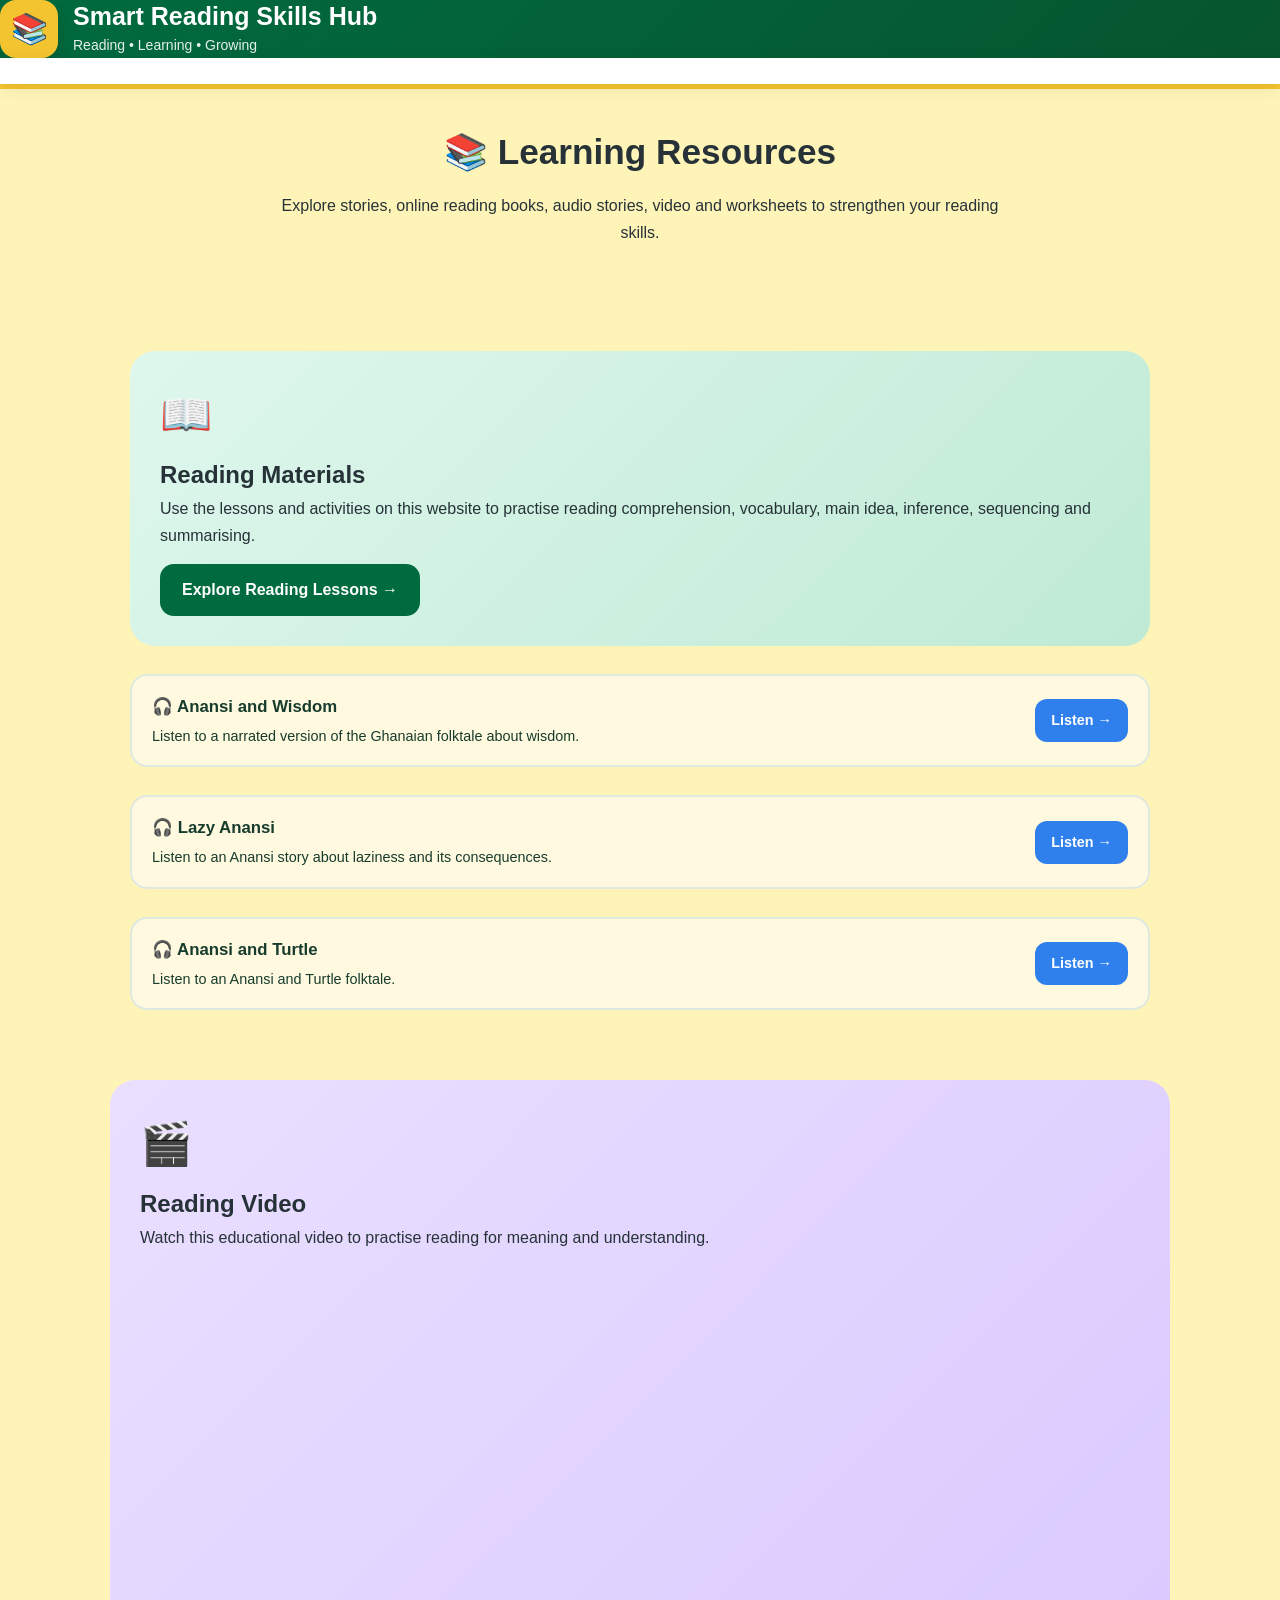
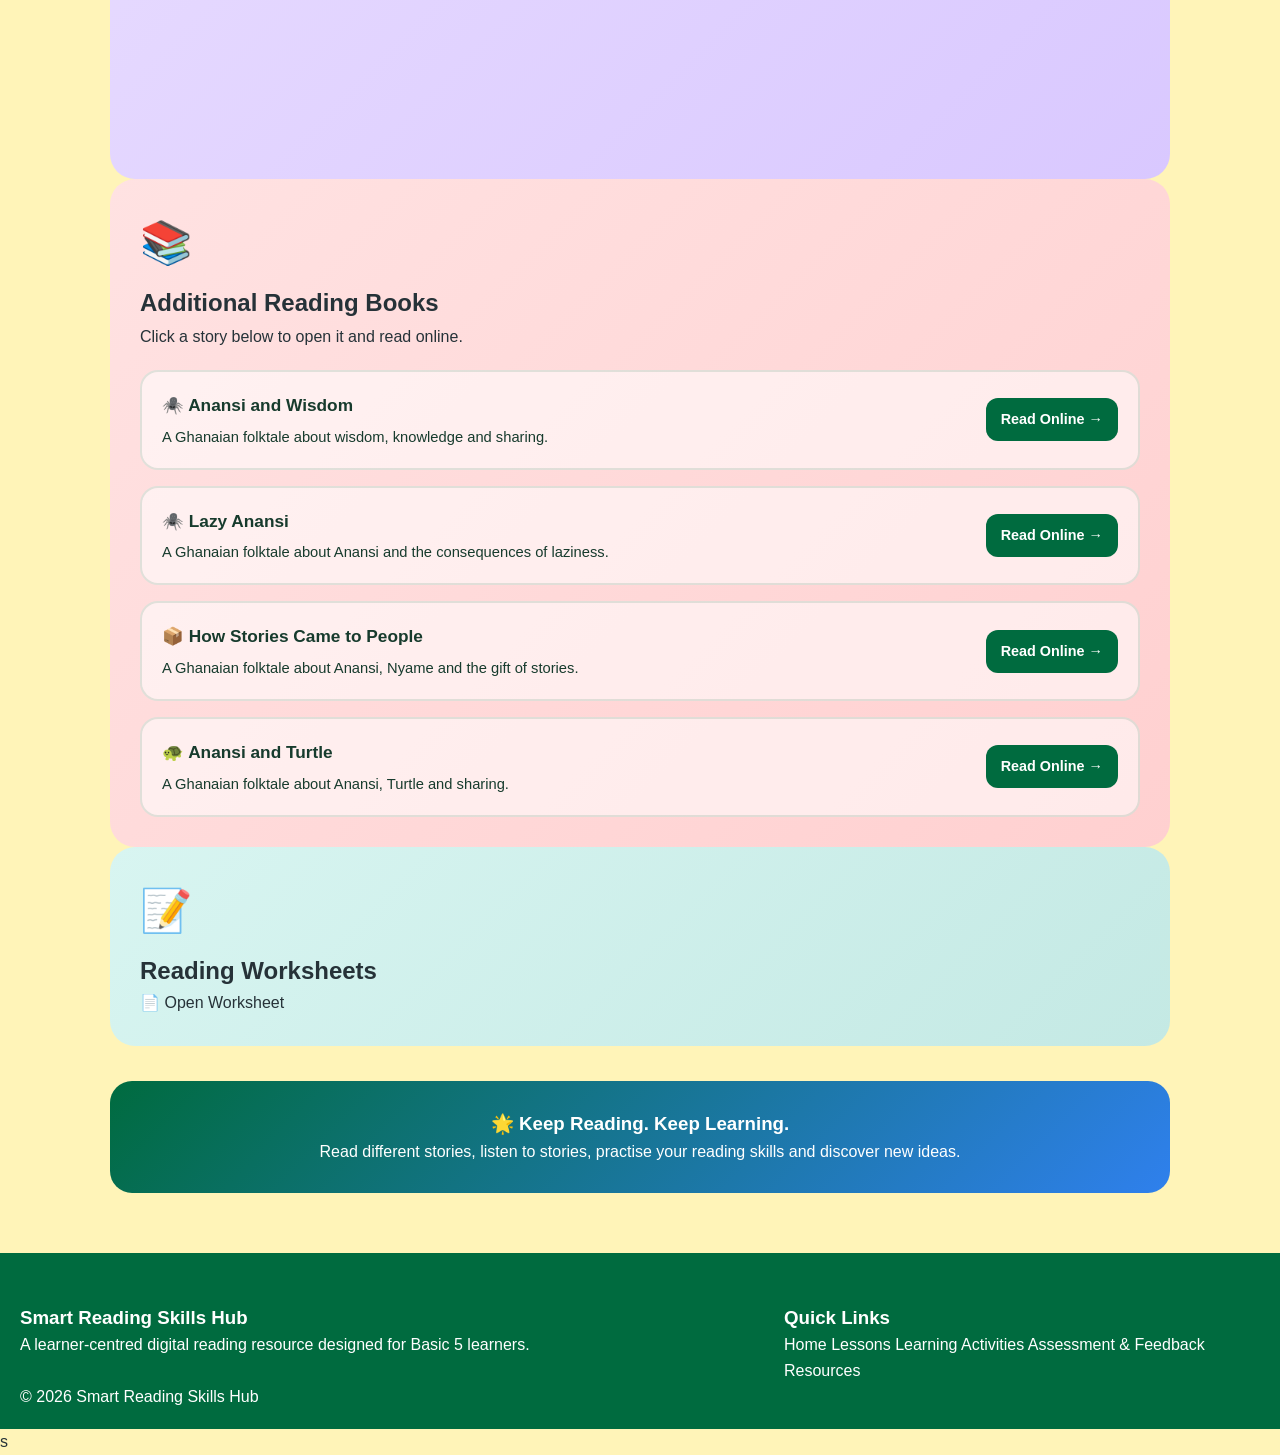
<file: resources.html>
<!DOCTYPE html>
<html lang="en">

<head>

    <meta charset="UTF-8">

    <meta name="viewport"
          content="width=device-width, initial-scale=1.0">

    <title>Resources | Smart Reading Skills Hub</title>

    <link rel="stylesheet"
          href="style.css">

    <style>

        /* =========================================
           RESOURCES PAGE
           ========================================= */

        .resources-page {
            width: 100%;
            max-width: 1100px;
            margin: 0 auto;
            padding: 35px 20px 60px;
            box-sizing: border-box;
        }


        /* INTRO */

        .resources-intro {
            text-align: center;
            margin-bottom: 35px;
        }

        .resources-intro h2 {
            font-size: 2.2rem;
            margin-bottom: 12px;
        }

        .resources-intro p {
            max-width: 750px;
            margin: 0 auto;
            line-height: 1.7;
        }


        /* =========================================
           VERTICAL RESOURCE LAYOUT
           ========================================= */

        .resources-container {
            display: flex !important;
            flex-direction: column !important;
            gap: 28px !important;
            width: 100% !important;
            height: auto !important;
        }

        .resource-box {
            width: 100% !important;
            display: block !important;
            position: relative !important;
            box-sizing: border-box !important;
            margin: 0 !important;
            padding: 30px !important;
            border-radius: 25px;
            overflow: visible !important;
        }

        .resource-box h3 {
            margin-top: 0;
            font-size: 1.5rem;
        }

        .resource-box p {
            line-height: 1.7;
        }

        .resource-icon {
            display: block;
            font-size: 42px;
            margin-bottom: 8px;
        }


        /* =========================================
           COLOURS
           ========================================= */

        .reading-box {
            background: linear-gradient(
                135deg,
                #dff7ed,
                #bfead5
            );
        }


        .video-box {
            background: linear-gradient(
                135deg,
                #eadfff,
                #d9c8ff
            );
        }

        .books-box {
            background: linear-gradient(
                135deg,
                #ffe2e2,
                #ffd0d0
            );
        }

        .worksheet-box {
            background: linear-gradient(
                135deg,
                #d8f5f1,
                #c4e9e4
            );
        }


        /* =========================================
           BUTTON
           ========================================= */

        .resource-button {
            display: inline-block;
            margin-top: 15px;
            padding: 13px 22px;
            border-radius: 14px;
            background: #006B3F;
            color: white;
            text-decoration: none;
            font-weight: 700;
            transition: 0.2s ease;
        }

        .resource-button:hover {
            transform: translateY(-2px);
        }


        /* =========================================
           ANANSI LINKS
           ========================================= */

        .anansi-links {
            display: flex;
            flex-direction: column;
            gap: 12px;
            margin-top: 20px;
        }

        .anansi-links a {
            display: block;
            padding: 16px 18px;
            background: rgba(255,255,255,0.5);
            border-radius: 15px;
            text-decoration: none;
            color: #493600;
            font-weight: 700;
            transition: 0.2s ease;
        }

        .anansi-links a:hover {
            transform: translateX(5px);
            background: rgba(255,255,255,0.8);
        }


        /* =========================================
           ONLINE READING BOOKS
           ========================================= */

        .book-list {
            display: flex;
            flex-direction: column;
            gap: 16px;
            margin-top: 20px;
        }

        .online-book {
            display: flex;
            align-items: center;
            justify-content: space-between;
            gap: 20px;

            width: 100%;
            box-sizing: border-box;

            padding: 20px;

            background: rgba(255,255,255,0.55);

            border-radius: 18px;

            text-decoration: none;

            color: #173b2d;

            border: 2px solid rgba(0,107,63,0.12);

            transition: 0.2s ease;
        }

        .online-book:hover {
            transform: translateX(5px);
            background: rgba(255,255,255,0.85);
        }

        .book-information {
            display: flex;
            flex-direction: column;
            gap: 6px;
        }

        .book-title {
            font-size: 1.08rem;
            font-weight: 800;
        }

        .book-description {
            font-size: 0.92rem;
            line-height: 1.5;
        }

        .read-online {
            flex-shrink: 0;
            padding: 10px 15px;
            background: #006B3F;
            color: white;
            border-radius: 12px;
            font-weight: 700;
            font-size: 0.9rem;
        }


        /* =========================================
           AUDIO STORY LINKS
           ========================================= */

        .audio-story-list {
            display: flex;
            flex-direction: column;
            gap: 15px;
            margin-top: 20px;
        }

        .audio-story-link {
            display: flex;
            align-items: center;
            justify-content: space-between;
            gap: 20px;

            width: 100%;
            box-sizing: border-box;

            padding: 18px 20px;

            background: rgba(255,255,255,0.55);

            border-radius: 17px;

            text-decoration: none;

            color: #173b2d;

            border: 2px solid rgba(47,128,237,0.15);

            transition: 0.2s ease;
        }

        .audio-story-link:hover {
            transform: translateX(5px);
            background: rgba(255,255,255,0.85);
        }

        .audio-story-info {
            display: flex;
            flex-direction: column;
            gap: 5px;
        }

        .audio-story-title {
            font-weight: 800;
            font-size: 1.05rem;
        }

        .audio-story-description {
            font-size: 0.9rem;
            line-height: 1.5;
        }

        .listen-button {
            flex-shrink: 0;
            padding: 10px 16px;
            border-radius: 12px;
            background: #2F80ED;
            color: white;
            font-weight: 700;
            font-size: 0.9rem;
        }


        /* =========================================
           AUDIO PLAYER
           ========================================= */

        .local-audio {
            margin-top: 20px;
        }

        .local-audio audio {
            width: 100%;
            max-width: 700px;
        }


        /* =========================================
           VIDEO
           ========================================= */

        .resource-video {
            width: 100%;
            max-width: 850px;
            margin: 20px auto 0;
        }

        .resource-video iframe {
            display: block;
            width: 100%;
            height: 470px;
            border: none;
            border-radius: 20px;
        }


        /* =========================================
           WORKSHEET
           ========================================= */

        .worksheet-button {
            display: inline-block;
            margin-top: 15px;
            padding: 14px 22px;
            background: #006B3F;
            color: white;
            text-decoration: none;
            border-radius: 14px;
            font-weight: 700;
        }


        /* =========================================
           END MESSAGE
           ========================================= */

        .resource-ending {
            margin-top: 35px;
            padding: 28px;
            text-align: center;
            border-radius: 22px;

            background: linear-gradient(
                135deg,
                #006B3F,
                #2F80ED
            );

            color: white;
        }

        .resource-ending h3 {
            margin-top: 0;
        }


        /* =========================================
           MOBILE
           ========================================= */

        @media (max-width: 768px) {

            .resources-page {
                padding: 25px 15px 45px;
            }

            .resources-intro h2 {
                font-size: 1.8rem;
            }

            .resource-box {
                padding: 22px !important;
            }

            .online-book,
            .audio-story-link {
                flex-direction: column;
                align-items: flex-start;
            }

            .read-online,
            .listen-button {
                align-self: flex-start;
            }

            .resource-video iframe {
                height: 250px;
            }

        }

    </style>

</head>


<body>


    <!-- =========================================
         HEADER
         ========================================= -->

    <header class="site-header">

        <div class="logo-area">

            <div class="logo-icon">
                📚
            </div>

            <div>

                <h1>
                    Smart Reading Skills Hub
                </h1>

                <p>
                    Reading • Learning • Growing
                </p>

            </div>

        </div>


        <nav class="main-nav">

            <a href="index.html">
                Home
            </a>

            <a href="lessons.html">
                Lessons
            </a>

            <a href="activities.html">
                Learning Activities
            </a>

            <a href="assessment.html">
                Assessment &amp; Feedback
            </a>

            <a href="resources.html" class="active">
                Resources
            </a>

        </nav>

    </header>



    <!-- =========================================
         MAIN
         ========================================= -->

    <main class="resources-page">


        <!-- INTRO -->

        <section class="resources-intro">

            <h2>
                📚 Learning Resources
            </h2>

            <p>
                Explore stories, online reading books, audio stories,
                video and worksheets to strengthen your reading skills.
            </p>

        </section>



        <div class="resources-container">


            <!-- =====================================
                 1. READING MATERIALS
                 ===================================== -->

            <section class="resource-box reading-box">

                <span class="resource-icon">
                    📖
                </span>

                <h3>
                    Reading Materials
                </h3>

                <p>
                    Use the lessons and activities on this website
                    to practise reading comprehension, vocabulary,
                    main idea, inference, sequencing and summarising.
                </p>

                <a
                    href="lessons.html"
                    class="resource-button"
                >
                    Explore Reading Lessons →
                </a>

            </section>





            
                    <!-- AUDIO STORY 1 -->

                    <a
                        class="audio-story-link"

                        href="https://www.youtube.com/results?search_query=Anansi+and+Wisdom+audio+story"

                        target="_blank"

                        rel="noopener noreferrer"
                    >

                        <span class="audio-story-info">

                            <span class="audio-story-title">
                                🎧 Anansi and Wisdom
                            </span>

                            <span class="audio-story-description">
                                Listen to a narrated version of the
                                Ghanaian folktale about wisdom.
                            </span>

                        </span>

                        <span class="listen-button">
                            Listen →
                        </span>

                    </a>



                    <!-- AUDIO STORY 2 -->

                    <a
                        class="audio-story-link"

                        href="https://www.youtube.com/results?search_query=Lazy+Anansi+audio+story"

                        target="_blank"

                        rel="noopener noreferrer"
                    >

                        <span class="audio-story-info">

                            <span class="audio-story-title">
                                🎧 Lazy Anansi
                            </span>

                            <span class="audio-story-description">
                                Listen to an Anansi story about
                                laziness and its consequences.
                            </span>

                        </span>

                        <span class="listen-button">
                            Listen →
                        </span>

                    </a>



                    <!-- AUDIO STORY 3 -->

                    <a
                        class="audio-story-link"

                        href="https://www.youtube.com/results?search_query=Anansi+and+Turtle+audio+story"

                        target="_blank"

                        rel="noopener noreferrer"
                    >

                        <span class="audio-story-info">

                            <span class="audio-story-title">
                                🎧 Anansi and Turtle
                            </span>

                            <span class="audio-story-description">
                                Listen to an Anansi and Turtle
                                folktale.
                            </span>

                        </span>

                        <span class="listen-button">
                            Listen →
                        </span>

                    </a>


                </div>


            



            <!-- =====================================
                 4. VIDEO
                 ===================================== -->

            <section class="resource-box video-box">

                <span class="resource-icon">
                    🎬
                </span>

                <h3>
                    Reading Video
                </h3>

                <p>
                    Watch this educational video to practise
                    reading for meaning and understanding.
                </p>

                <div class="resource-video">

                    <iframe
                        src="https://www.youtube.com/embed/n9lDqCO0pBQ"
                        title="Reading Comprehension for Kids"
                        allow="accelerometer; autoplay; clipboard-write; encrypted-media; gyroscope; picture-in-picture; web-share"
                        allowfullscreen>
                    </iframe>

                </div>

            </section>



            <!-- =====================================
                 5. FOUR ONLINE READING STORIES
                 ===================================== -->

            <section class="resource-box books-box">

                <span class="resource-icon">
                    📚
                </span>

                <h3>
                    Additional Reading Books
                </h3>

                <p>
                    Click a story below to open it and read online.
                </p>


                <div class="book-list">


                    <!-- STORY 1 -->

                    <a
                        class="online-book"

                        href="https://africanstorybook.org/newviewer/index.php?bt=1&dual=false&id=1938"

                        target="_blank"

                        rel="noopener noreferrer"
                    >

                        <span class="book-information">

                            <span class="book-title">
                                🕷️ Anansi and Wisdom
                            </span>

                            <span class="book-description">
                                A Ghanaian folktale about wisdom,
                                knowledge and sharing.
                            </span>

                        </span>

                        <span class="read-online">
                            Read Online →
                        </span>

                    </a>



                    <!-- STORY 2 -->

                    <a
                        class="online-book"

                        href="https://africanstorybook.org/newviewer/index.php?bt=2&dual=false&id=19765"

                        target="_blank"

                        rel="noopener noreferrer"
                    >

                        <span class="book-information">

                            <span class="book-title">
                                🕷️ Lazy Anansi
                            </span>

                            <span class="book-description">
                                A Ghanaian folktale about Anansi
                                and the consequences of laziness.
                            </span>

                        </span>

                        <span class="read-online">
                            Read Online →
                        </span>

                    </a>



                    <!-- STORY 3 -->

                    <a
                        class="online-book"

                        href="https://africanstorybook.org/newviewer/index.php?bt=1&dual=false&id=1943"

                        target="_blank"

                        rel="noopener noreferrer"
                    >

                        <span class="book-information">

                            <span class="book-title">
                                📦 How Stories Came to People
                            </span>

                            <span class="book-description">
                                A Ghanaian folktale about Anansi,
                                Nyame and the gift of stories.
                            </span>

                        </span>

                        <span class="read-online">
                            Read Online →
                        </span>

                    </a>



                    <!-- STORY 4 -->

                    <a
                        class="online-book"

                        href="https://africanstorybook.org/newviewer/index.php?bt=3&dual=false&id=40170"

                        target="_blank"

                        rel="noopener noreferrer"
                    >

                        <span class="book-information">

                            <span class="book-title">
                                🐢 Anansi and Turtle
                            </span>

                            <span class="book-description">
                                A Ghanaian folktale about Anansi,
                                Turtle and sharing.
                            </span>

                        </span>

                        <span class="read-online">
                            Read Online →
                        </span>

                    </a>


                </div>

            </section>



            <!-- =====================================
                 6. WORKSHEET
                 ===================================== -->

            <section class="resource-box worksheet-box">

                <span class="resource-icon">
                    📝
                </span>

                <h3>
                    Reading Worksheets
                </h3>

    
                
                  <a href="files/community-reading-club-worksheet.docx"
   download="community-reading-club-worksheet.docx"
   class="download-button">
    📄 Open Worksheet
</a>

            </section>


        </div>



        <!-- =========================================
             FINAL MESSAGE
             ========================================= -->

        <section class="resource-ending">

            <h3>
                🌟 Keep Reading. Keep Learning.
            </h3>

            <p>
                Read different stories, listen to stories,
                practise your reading skills and discover new ideas.
            </p>

        </section>


    </main>



    <!-- =========================================
         FOOTER
         ========================================= -->

    <footer class="site-footer">

        <div class="footer-content">

            <div>

                <h3>
                    Smart Reading Skills Hub
                </h3>

                <p>
                    A learner-centred digital reading resource
                    designed for Basic 5 learners.
                </p>

            </div>


            <div>

                <h3>
                    Quick Links
                </h3>

                <a href="index.html">
                    Home
                </a>

                <a href="lessons.html">
                    Lessons
                </a>

                <a href="activities.html">
                    Learning Activities
                </a>

                <a href="assessment.html">
                    Assessment &amp; Feedback
                </a>

                <a href="resources.html">
                    Resources
                </a>

            </div>

        </div>


        <p class="copyright">
            © 2026 Smart Reading Skills Hub
        </p>

    </footer>


    <script src="script.js"></script>

</body>

</html>s
</file>
<file: style.css>
/* =========================================================
   SMART READING SKILLS HUB
   CLEAN PROFESSIONAL WEBSITE STYLES
========================================================= */


/* =========================================================
   1. GLOBAL STYLES
========================================================= */

* {
    margin: 0;
    padding: 0;
    box-sizing: border-box;
}

html {
    scroll-behavior: smooth;
}

body {
    font-family: "Segoe UI", Arial, sans-serif;
    background: #fff8d6;
    color: #263238;
    line-height: 1.6;
}

img {
    max-width: 100%;
    display: block;
}

a {
    text-decoration: none;
    color: inherit;
}

button,
input,
textarea {
    font: inherit;
}

button {
    cursor: pointer;
}

.container {
    width: min(1180px, 92%);
    margin: 0 auto;
}


/* =========================================================
   2. HEADER
========================================================= */

.site-header {
    background: linear-gradient(135deg, #006b3f, #07552f);
    color: white;
    border-bottom: 5px solid #f4c430;
}

.header-content {
    min-height: 100px;
    display: flex;
    align-items: center;
    justify-content: space-between;
}

.logo-area {
    display: flex;
    align-items: center;
    gap: 15px;
}

.logo-icon {
    width: 58px;
    height: 58px;
    display: flex;
    align-items: center;
    justify-content: center;
    background: #f4c430;
    color: #006b3f;
    border-radius: 16px;
    font-size: 30px;
    box-shadow: 0 8px 20px rgba(0, 0, 0, 0.15);
}

.logo-area h1 {
    font-size: 25px;
    line-height: 1.2;
}

.logo-area p {
    margin-top: 3px;
    font-size: 14px;
    opacity: 0.9;
}


/* =========================================================
   3. NAVIGATION
========================================================= */

.main-nav {
    background: white;
    position: sticky;
    top: 0;
    z-index: 1000;
    box-shadow: 0 4px 18px rgba(0, 0, 0, 0.08);
}

.nav-content {
    min-height: 64px;
    display: flex;
    align-items: center;
    justify-content: center;
    gap: 8px;
}

.nav-content a {
    position: relative;
    padding: 12px 17px;
    color: #344054;
    font-size: 14px;
    font-weight: 700;
    border-radius: 10px;
    transition: background 0.25s ease,
                color 0.25s ease,
                transform 0.25s ease;
}

.nav-content a:hover {
    background: #fff0a3;
    color: #006b3f;
    transform: translateY(-2px);
}

.nav-content a.active {
    background: #006b3f;
    color: white;
}

.nav-content a.active:hover {
    background: #07552f;
    color: white;
}


/* =========================================================
   4. GENERAL LABELS
========================================================= */

.section-label,
.hero-label {
    display: inline-block;
    font-size: 12px;
    font-weight: 800;
    letter-spacing: 1.5px;
    text-transform: uppercase;
}

.section-label {
    color: #006b3f;
}

.hero-label {
    padding: 8px 16px;
    border-radius: 30px;
    background: #006b3f;
    color: white;
    box-shadow: 0 5px 14px rgba(0, 107, 63, 0.18);
}


/* =========================================================
   5. SECTION HEADINGS
========================================================= */

.section-heading {
    max-width: 780px;
    margin: 0 auto 40px;
    text-align: center;
}

.section-heading h2 {
    margin: 8px 0 12px;
    font-size: 34px;
    line-height: 1.2;
    color: #12372a;
}

.section-heading p {
    color: #5d6870;
    font-size: 16px;
}


/* =========================================================
   6. BUTTONS
========================================================= */

.btn {
    display: inline-flex;
    align-items: center;
    justify-content: center;
    min-height: 48px;
    padding: 12px 23px;
    border: none;
    border-radius: 12px;
    background: #006b3f;
    color: white;
    font-weight: 700;
    transition: transform 0.25s ease,
                box-shadow 0.25s ease,
                background 0.25s ease;
}

.btn:hover {
    background: #07552f;
    transform: translateY(-3px);
    box-shadow: 0 10px 22px rgba(0, 107, 63, 0.22);
}

.btn-primary {
    background: #006b3f;
    color: white;
}

.btn-secondary {
    background: white;
    color: #006b3f;
    border: 2px solid #006b3f;
}

.btn-secondary:hover {
    background: #006b3f;
    color: white;
}


/* =========================================================
   7. HOME HERO
========================================================= */

.hero-section {
    position: relative;
    overflow: hidden;
    background: linear-gradient(
        135deg,
        #fff8d6,
        #fff0a3,
        #f4c430
    );
    padding: 75px 20px;
}

.hero-content {
    display: grid;
    grid-template-columns: 0.85fr 1.15fr;
    gap: 45px;
    align-items: center;
}

.hero-text h2 {
    margin: 18px 0;
    font-size: clamp(38px, 5vw, 58px);
    line-height: 1.05;
    color: #006b3f;
}

.hero-text p {
    max-width: 650px;
    font-size: 18px;
    color: #44515a;
    margin-bottom: 28px;
}

.hero-buttons {
    display: flex;
    gap: 14px;
    flex-wrap: wrap;
}

.hero-image {
    position: relative;
}

.hero-image img {
    width: 100%;
    height: 500px;
    object-fit: cover;
    object-position: center;
    border-radius: 24px;
    border: 7px solid white;
    box-shadow: 0 22px 45px rgba(0, 0, 0, 0.16);
}

/* Removed the old GHANA text overlay */
.hero-image::after {
    display: none;
}


/* =========================================================
   8. GENERAL PAGE HERO
========================================================= */

.page-hero,
.inner-page-hero,
.activities-hero {
    position: relative;
    overflow: hidden;
    background: linear-gradient(
        135deg,
        #fff8d6,
        #fff0a3,
        #f4c430
    );
    padding: 65px 20px;
    text-align: center;
    border-bottom: 1px solid rgba(0, 107, 63, 0.15);
}

.page-hero h2,
.inner-page-hero h2,
.activities-hero h2 {
    margin: 14px auto;
    font-size: clamp(38px, 5vw, 54px);
    line-height: 1.1;
    color: #006b3f;
}

.page-hero p,
.inner-page-hero p,
.activities-hero p {
    max-width: 760px;
    margin: 0 auto;
    font-size: 17px;
    color: #4d5961;
}


/* =========================================================
   9. HOME INTRO
========================================================= */

.intro-section {
    padding: 75px 20px;
    background: #fffdf1;
}

.learning-tip {
    max-width: 850px;
    margin: 0 auto;
    padding: 22px 25px;
    display: flex;
    align-items: center;
    gap: 18px;
    background: white;
    border-left: 6px solid #f4c430;
    border-radius: 16px;
    box-shadow: 0 10px 30px rgba(0, 0, 0, 0.07);
}

.tip-icon {
    width: 52px;
    height: 52px;
    flex-shrink: 0;
    display: flex;
    align-items: center;
    justify-content: center;
    background: #fff0a3;
    border-radius: 14px;
    font-size: 25px;
}


/* =========================================================
   10. LEARNING CARDS
========================================================= */

.learning-space {
    padding: 80px 20px;
    background: #fff8d6;
}

.learning-grid {
    display: grid;
    grid-template-columns: repeat(4, 1fr);
    gap: 22px;
}

.learning-card {
    padding: 28px;
    background: white;
    border-radius: 20px;
    border: 1px solid rgba(0, 0, 0, 0.05);
    box-shadow: 0 8px 25px rgba(0, 0, 0, 0.07);
    transition: transform 0.3s ease,
                box-shadow 0.3s ease;
}

.learning-card:hover {
    transform: translateY(-8px);
    box-shadow: 0 18px 35px rgba(0, 0, 0, 0.12);
}

.card-icon {
    width: 55px;
    height: 55px;
    display: flex;
    align-items: center;
    justify-content: center;
    border-radius: 15px;
    margin-bottom: 20px;
    font-size: 25px;
    background: #fff0a3;
}

.learning-card h3 {
    margin-bottom: 10px;
    color: #173d2e;
    font-size: 19px;
}

.learning-card p {
    color: #667078;
    font-size: 14px;
    margin-bottom: 18px;
}

.learning-card a {
    color: #006b3f;
    font-weight: 800;
    font-size: 14px;
}

.card-green {
    border-top: 5px solid #006b3f;
}

.card-blue {
    border-top: 5px solid #2f80ed;
}

.card-gold {
    border-top: 5px solid #f4c430;
}

.card-purple {
    border-top: 5px solid #7657d9;
}


/* =========================================================
   11. QUICK START
========================================================= */

.quick-start-section {
    padding: 80px 20px;
    background: white;
}

.steps-grid {
    max-width: 900px;
    margin: 0 auto;
    display: grid;
    grid-template-columns: repeat(3, 1fr);
    gap: 25px;
}

.step-item {
    padding: 28px;
    text-align: center;
    background: #fff8d6;
    border-radius: 18px;
    transition: transform 0.3s ease;
}

.step-item:hover {
    transform: translateY(-6px);
}

.step-number {
    width: 52px;
    height: 52px;
    margin: 0 auto 15px;
    display: flex;
    align-items: center;
    justify-content: center;
    border-radius: 50%;
    background: #006b3f;
    color: white;
    font-size: 20px;
    font-weight: 800;
}

.step-item h3 {
    color: #006b3f;
    margin-bottom: 7px;
}


/* =========================================================
   12. LEARNING PATH
========================================================= */

.reading-path {
    padding: 80px 20px;
    background: linear-gradient(
        135deg,
        #006b3f,
        #07552f
    );
    color: white;
}

.reading-path .section-label {
    color: #f4c430;
}

.reading-path .section-heading h2 {
    color: white;
}

.reading-path .section-heading p {
    color: rgba(255, 255, 255, 0.8);
}

.path-grid {
    display: grid;
    grid-template-columns: repeat(4, 1fr);
    gap: 20px;
}

.path-card {
    padding: 25px;
    background: rgba(255, 255, 255, 0.1);
    border: 1px solid rgba(255, 255, 255, 0.15);
    border-radius: 18px;
    transition: transform 0.3s ease,
                background 0.3s ease;
}

.path-card:hover {
    transform: translateY(-7px);
    background: rgba(255, 255, 255, 0.16);
}

.path-icon {
    display: inline-flex;
    width: 42px;
    height: 42px;
    align-items: center;
    justify-content: center;
    margin-bottom: 15px;
    border-radius: 12px;
    background: #f4c430;
    color: #006b3f;
    font-weight: 900;
}

.path-card h3 {
    margin-bottom: 8px;
}

.path-card p {
    color: rgba(255, 255, 255, 0.8);
    font-size: 14px;
}


/* =========================================================
   13. CTA
========================================================= */

.cta-section {
    padding: 65px 20px;
    background: linear-gradient(
        135deg,
        #fff0a3,
        #f4c430
    );
}

.cta-content {
    max-width: 800px;
    margin: 0 auto;
    text-align: center;
}

.cta-content h2 {
    margin: 12px 0;
    font-size: 35px;
    color: #006b3f;
}

.cta-content p {
    margin-bottom: 25px;
    color: #4d5961;
}


/* =========================================================
   14. LESSONS
========================================================= */

.lessons-intro {
    padding: 65px 20px;
    background:
        radial-gradient(
            circle at top left,
            rgba(244, 196, 48, 0.35),
            transparent 28%
        ),
        linear-gradient(
            135deg,
            #fff8d6,
            #fff0a3
        );
}

.lessons-intro .section-heading h2 {
    color: #006b3f;
}

.lessons-section {
    padding: 75px 20px;
    background: linear-gradient(
        180deg,
        #fff8d6 0%,
        #fffdf1 45%,
        #fff8d6 100%
    );
}


/* =========================================================
   LESSON PATH
========================================================= */

.lesson-path {
    max-width: 1050px;
    margin: 35px auto 45px;
    display: grid;
    grid-template-columns: repeat(4, 1fr);
    gap: 18px;
}

.lesson-path-item {
    position: relative;
    padding: 25px 18px;
    background: white;
    border-radius: 18px;
    text-align: center;
    border: 2px solid transparent;
    box-shadow: 0 10px 25px rgba(0, 0, 0, 0.08);
    transition: transform 0.3s ease,
                border-color 0.3s ease,
                box-shadow 0.3s ease;
}

.lesson-path-item:hover {
    transform: translateY(-7px);
    border-color: #f4c430;
    box-shadow: 0 16px 30px rgba(0, 0, 0, 0.12);
}

.lesson-path-number {
    width: 48px;
    height: 48px;
    margin: 0 auto 13px;
    display: flex;
    align-items: center;
    justify-content: center;
    background: #006b3f;
    color: white;
    border-radius: 50%;
    font-weight: 900;
}

.lesson-path-item h3 {
    color: #006b3f;
    margin-bottom: 7px;
}

.lesson-path-item p {
    color: #667078;
    font-size: 14px;
}

.lesson-path-arrow {
    display: none;
}


/* =========================================================
   INTERACTIVE LESSON CARDS
========================================================= */

.interactive-lesson {
    max-width: 1050px;
    margin: 0 auto 20px;
    background: white;
    border-radius: 20px;
    overflow: hidden;
    border: 2px solid #eee8cc;
    box-shadow: 0 8px 25px rgba(0, 0, 0, 0.07);
    transition: transform 0.3s ease,
                box-shadow 0.3s ease,
                border-color 0.3s ease;
}

.interactive-lesson:hover {
    transform: translateY(-3px);
    box-shadow: 0 14px 32px rgba(0, 0, 0, 0.10);
}

.interactive-lesson.open {
    border-color: #f4c430;
    box-shadow: 0 18px 40px rgba(0, 107, 63, 0.13);
}

.lesson-toggle {
    width: 100%;
    border: 2px solid #006b3f;
    background: #ffffff;
    color: #173d2e;
    padding: 22px 25px;
    display: flex;
    align-items: center;
    gap: 18px;
    text-align: left;
    cursor: pointer;
    opacity: 1;
    transition: background 0.25s ease, border-color 0.25s ease;
}

.lesson-toggle:hover {
    background: #fff9df;
    border-color: #f4c430;
}

.lesson-toggle:focus {
    outline: 3px solid #f4c430;
    outline-offset: 2px;
}

.lesson-number {
    width: 52px;
    height: 52px;
    flex-shrink: 0;
    display: flex;
    align-items: center;
    justify-content: center;
    background: #006b3f;
    color: white;
    border-radius: 15px;
    font-size: 16px;
    font-weight: 900;
    box-shadow: 0 6px 14px rgba(0, 107, 63, 0.18);
}

.lesson-title {
    flex: 1;
    color: #173d2e;
    font-size: 19px;
    font-weight: 800;
}

.lesson-arrow {
    color: #006b3f;
    font-size: 20px;
    transition: transform 0.3s ease;
}

.interactive-lesson.open .lesson-arrow {
    transform: rotate(180deg);
}


/* =========================================================
   LESSON CONTENT
========================================================= */

.interactive-lesson .lesson-content {
    display: none;
    padding: 30px;
    border-top: 1px solid #eee6c9;
    background: linear-gradient(
        180deg,
        #ffffff,
        #fffdf4
    );
}

.interactive-lesson.open .lesson-content {
    display: block;
    animation: lessonOpen 0.35s ease;
}

@keyframes lessonOpen {
    from {
        opacity: 0;
        transform: translateY(-12px);
    }

    to {
        opacity: 1;
        transform: translateY(0);
    }
}

.mini-label {
    color: #ce1126;
    font-size: 11px;
    font-weight: 900;
    letter-spacing: 1.5px;
}

.lesson-content-heading {
    margin: 8px 0 15px;
    color: #006b3f;
    font-size: 28px;
    line-height: 1.25;
}

.lesson-content > p {
    max-width: 900px;
    color: #56636a;
    font-size: 16px;
    margin-bottom: 20px;
}


/* =========================================================
   LESSON INFORMATION CARDS
========================================================= */

.lesson-info-grid {
    display: grid;
    grid-template-columns: repeat(2, 1fr);
    gap: 16px;
    margin: 25px 0;
}

.lesson-info-card {
    padding: 22px;
    background: #fff8d6;
    border-radius: 16px;
    border-left: 5px solid #f4c430;
    transition: transform 0.25s ease,
                box-shadow 0.25s ease;
}

.lesson-info-card:hover {
    transform: translateY(-4px);
    box-shadow: 0 9px 20px rgba(0, 0, 0, 0.07);
}

.lesson-info-card h4 {
    margin-bottom: 8px;
    color: #006b3f;
    font-size: 17px;
}

.lesson-info-card p {
    color: #5d6870;
    font-size: 14px;
}


/* =========================================================
   EXAMPLE BOX
========================================================= */

.example-card {
    margin-top: 22px;
    padding: 24px;
    background: linear-gradient(
        135deg,
        #eef8f2,
        #f7fff9
    );
    border-left: 6px solid #006b3f;
    border-radius: 16px;
    box-shadow: 0 7px 20px rgba(0, 0, 0, 0.05);
}

.example-card h4 {
    margin-bottom: 13px;
    color: #006b3f;
    font-size: 18px;
}

.example-card p {
    margin-bottom: 10px;
    color: #4e5b62;
}


/* =========================================================
   READING TIP
========================================================= */

.lesson-tip {
    margin-top: 22px;
    padding: 18px 21px;
    background: #fff0a3;
    border-radius: 14px;
    border-left: 5px solid #f4c430;
    color: #4c4c35;
}

.lesson-tip strong {
    color: #006b3f;
}


/* =========================================================
   VIDEO
========================================================= */

.supporting-video-player {
    margin-top: 30px;
    padding: 24px;
    background: linear-gradient(
        135deg,
        #fff8d6,
        #ffffff
    );
    border: 2px solid #f4c430;
    border-radius: 20px;
    box-shadow: 0 10px 25px rgba(0, 0, 0, 0.07);
}

.video-heading {
    margin-bottom: 18px;
}

.video-heading span {
    display: inline-block;
    margin-bottom: 5px;
    color: #ce1126;
    font-size: 11px;
    font-weight: 900;
    letter-spacing: 1.3px;
}

.video-heading h4 {
    margin-bottom: 5px;
    color: #006b3f;
    font-size: 21px;
}

.video-heading p {
    color: #667078;
    font-size: 14px;
}


/* Correct video size */
.video-wrapper,
.lesson-video,
.resource-video {
    width: 100%;
    max-width: 1000px;
    margin: 20px auto;
    aspect-ratio: 16 / 9;
    overflow: hidden;
    border-radius: 16px;
    box-sizing: border-box;
}

.video-wrapper {
    background: #111;
    border: 5px solid #f4c430;
    box-shadow: 0 10px 25px rgba(0, 0, 0, 0.12);
}

.video-wrapper iframe,
.lesson-video iframe,
.resource-video iframe {
    width: 100%;
    height: 100%;
    display: block;
    border: none;
}

.video-unavailable {
    padding: 30px;
    text-align: center;
    background: white;
    border: 1px dashed #d7b52d;
    border-radius: 15px;
}

.video-unavailable > div {
    font-size: 35px;
    margin-bottom: 8px;
}

.video-unavailable h4 {
    color: #006b3f;
    margin-bottom: 6px;
}

.video-unavailable p {
    max-width: 650px;
    margin: 0 auto;
    color: #667078;
    font-size: 14px;
}

.video-link-button {
    display: inline-flex;
    align-items: center;
    justify-content: center;
    padding: 14px 22px;
    margin-top: 10px;
    background: #006b3f;
    color: white;
    border-radius: 12px;
    font-weight: 800;
    transition: 0.25s ease;
}

.video-link-button:hover {
    background: #f4c430;
    color: #173d2e;
    transform: translateY(-2px);
}


/* =========================================================
   STORY LIBRARY
========================================================= */

.lesson-story-library {
    margin-top: 30px;
    padding: 28px;
    background: linear-gradient(
        135deg,
        #fff8d6,
        #fffdf3
    );
    border-radius: 20px;
    border: 2px solid #f4c430;
}

.lesson-story-library .section-heading {
    margin-bottom: 25px;
}

.lesson-story-library .section-heading h3 {
    font-size: 27px;
    color: #006b3f;
}

.story-choice-grid {
    display: grid;
    grid-template-columns: repeat(2, 1fr);
    gap: 15px;
}

.story-choice {
    width: 100%;
    min-height: 95px;
    padding: 18px;
    display: flex;
    align-items: center;
    gap: 15px;
    text-align: left;
    background: white;
    border: 2px solid #e8e1c5;
    border-radius: 15px;
    transition: transform 0.25s ease,
                border-color 0.25s ease,
                box-shadow 0.25s ease,
                background 0.25s ease;
}

.story-choice:hover {
    transform: translateY(-4px);
    border-color: #006b3f;
    background: #f7fff9;
    box-shadow: 0 10px 22px rgba(0, 0, 0, 0.08);
}

.story-choice-number {
    width: 43px;
    height: 43px;
    flex-shrink: 0;
    display: flex;
    align-items: center;
    justify-content: center;
    border-radius: 12px;
    background: #006b3f;
    color: white;
    font-weight: 900;
}

.story-choice strong {
    display: block;
    color: #173d2e;
    margin-bottom: 4px;
}

.story-choice small {
    color: #667078;
    font-size: 13px;
}

.lesson-story-display {
    margin-top: 22px;
    min-height: 230px;
    padding: 25px;
    background: white;
    border-radius: 17px;
    border: 2px solid #e9e4ce;
    box-shadow: inset 0 2px 10px rgba(0, 0, 0, 0.03);
}

.story-placeholder {
    min-height: 180px;
    display: flex;
    flex-direction: column;
    align-items: center;
    justify-content: center;
    text-align: center;
}

.story-placeholder-icon {
    width: 65px;
    height: 65px;
    display: flex;
    align-items: center;
    justify-content: center;
    margin-bottom: 12px;
    background: #fff0a3;
    border-radius: 18px;
    font-size: 30px;
}

.story-placeholder h3 {
    color: #006b3f;
    margin-bottom: 5px;
}

.story-placeholder p {
    color: #667078;
}


/* =========================================================
   LESSON NEXT STEP
========================================================= */

.lesson-next-section {
    padding: 70px 20px;
    background: linear-gradient(
        135deg,
        #006b3f,
        #07552f
    );
}

.lesson-next-step {
    max-width: 800px;
    margin: 0 auto;
    text-align: center;
    color: white;
}

.lesson-next-step .section-label {
    color: #f4c430;
}

.lesson-next-step h2 {
    margin: 12px 0;
    color: white;
    font-size: 36px;
}

.lesson-next-step p {
    max-width: 650px;
    margin: 0 auto 25px;
    color: rgba(255, 255, 255, 0.82);
}

.lesson-next-step .btn {
    background: #f4c430;
    color: #173d2e;
}

.lesson-next-step .btn:hover {
    background: white;
    color: #006b3f;
}


/* =========================================================
   15. LEARNING ACTIVITIES
========================================================= */

.activities-section {
    padding: 75px 20px;
    background: #fff8d6;
}


/* Progress bar removed */
.activity-progress,
.progress-bar,
.progress-container,
.progress-wrapper,
.progress-track,
#progressBar,
#progressFill {
    display: none !important;
}

.activity-card {
    max-width: 950px;
    margin: 0 auto 28px;
    padding: 30px;
    background: white;
    border-radius: 22px;
    border: 1px solid rgba(0, 0, 0, 0.06);
    box-shadow: 0 10px 28px rgba(0, 0, 0, 0.07);
    transition: transform 0.3s ease,
                box-shadow 0.3s ease;
}

.activity-card:hover {
    transform: translateY(-3px);
    box-shadow: 0 15px 35px rgba(0, 0, 0, 0.1);
}

.activity-heading {
    display: flex;
    align-items: center;
    gap: 17px;
    margin-bottom: 18px;
}

.activity-number {
    width: 55px;
    height: 55px;
    flex-shrink: 0;
    display: flex;
    align-items: center;
    justify-content: center;
    border-radius: 16px;
    background: #006b3f;
    color: white;
    font-size: 20px;
    font-weight: 900;
}

.activity-skill {
    color: #7657d9;
    font-size: 12px;
    font-weight: 800;
    text-transform: uppercase;
    letter-spacing: 0.8px;
}

.activity-card h3 {
    margin-top: 3px;
    color: #173d2e;
    font-size: 22px;
}

.activity-instruction {
    margin-bottom: 23px;
    color: #59656d;
}

.reading-passage,
.word-card,
.game-question,
.detail-hunt,
.mystery-box,
.sequence-box,
.strategy-card,
.read-aloud-box {
    padding: 23px;
    margin-top: 18px;
    background: #fffaf0;
    border-radius: 16px;
    border: 1px solid #f1e6bd;
}

.reading-passage h4,
.word-card h4,
.game-question h4,
.strategy-card h4 {
    color: #006b3f;
    margin-bottom: 12px;
}

.reading-passage p {
    margin-bottom: 14px;
    color: #4e5a61;
}


/* =========================================================
   ACTIVITY ANSWERS
========================================================= */

.choice-button,
.detail-choice,
.answer-option,
.quiz-option,
.option,
.answer-choice {
    cursor: pointer;
    transition: all 0.2s ease;
}

.choice-button,
.detail-choice {
    display: block;
    width: 100%;
    padding: 13px 16px;
    margin: 10px 0;
    text-align: left;
    background: white;
    border: 2px solid #e1e6df;
    border-radius: 11px;
    color: #344054;
}

.choice-button:hover,
.detail-choice:hover,
.answer-option:hover,
.quiz-option:hover,
.option:hover,
.answer-choice:hover {
    border-color: #006b3f;
    background: #eef8f2;
    transform: translateY(-1px);
}

.choice-button.correct,
.detail-choice.correct {
    background: #e5f6eb;
    border-color: #249653;
    color: #126b38;
}

.choice-button.incorrect,
.detail-choice.incorrect {
    background: #fff0f0;
    border-color: #ce1126;
    color: #a10d1d;
}


/* Selected answer */
.answer.selected,
.answer-option.selected,
.quiz-option.selected,
.option.selected,
.answer-choice.selected,
label.selected {
    background: #006b3f !important;
    color: white !important;
    border: 2px solid #f4c430 !important;
    transform: scale(1.02);
    box-shadow: 0 5px 12px rgba(0, 107, 63, 0.22);
}


/* Radio and checkbox controls */
input[type="radio"],
input[type="checkbox"] {
    cursor: pointer;
    accent-color: #006b3f;
}

.feedback {
    margin-top: 12px;
    padding: 12px;
    border-radius: 10px;
    font-weight: 700;
}

.correct-feedback {
    background: #e3f7e9 !important;
    color: #176c37 !important;
    border-left: 5px solid #2ca65a;
}

.incorrect-feedback {
    background: #fff0f0 !important;
    color: #a52222 !important;
    border-left: 5px solid #dc5555;
}

.activity-complete {
    margin-top: 24px;
    padding: 13px 21px;
    border: none;
    border-radius: 12px;
    background: #006b3f;
    color: white;
    font-weight: 800;
    transition: transform 0.25s ease,
                background 0.25s ease;
}

.activity-complete:hover {
    background: #07552f;
    transform: translateY(-2px);
}

.activity-complete.completed {
    background: #f4c430;
    color: #173d2e;
}


/* =========================================================
   16. TEXT AREAS
========================================================= */

textarea {
    width: 100%;
    min-height: 120px;
    margin-top: 10px;
    padding: 15px;
    resize: vertical;
    border: 2px solid #e1e6df;
    border-radius: 12px;
    background: white;
    outline: none;
}

textarea:focus {
    border-color: #006b3f;
    box-shadow: 0 0 0 4px rgba(0, 107, 63, 0.08);
}

.check-writing {
    margin-top: 12px;
    padding: 12px 18px;
    border: none;
    border-radius: 10px;
    background: #2f80ed;
    color: white;
    font-weight: 700;
}


/* =========================================================
   17. REFLECTION
========================================================= */

.reflection-box {
    max-width: 950px;
    margin: 45px auto 0;
    padding: 35px;
    background: linear-gradient(
        135deg,
        #ffffff,
        #fff8d6
    );
    border-radius: 22px;
    border: 2px solid #f4c430;
    box-shadow: 0 12px 30px rgba(0, 0, 0, 0.07);
}

.reflection-box h2 {
    margin: 10px 0;
    color: #006b3f;
}

.reflection-options {
    display: grid;
    gap: 12px;
    margin: 25px 0;
}

.reflection-options label {
    padding: 14px 17px;
    background: white;
    border: 1px solid #e4e7df;
    border-radius: 12px;
    cursor: pointer;
}

.reflection-options label:hover {
    background: #fff0a3;
}


/* =========================================================
   18. RESOURCES
========================================================= */

.resources-section,
.resources-container {
    padding: 70px 20px;
}

.resource-card {
    background: white;
    border-radius: 18px;
    padding: 25px;
    box-shadow: 0 8px 25px rgba(0, 0, 0, 0.07);
    border-top: 5px solid #006b3f;
    transition: transform 0.3s ease;
}

.resource-card:hover {
    transform: translateY(-5px);
}


/* =========================================================
   19. ASSESSMENT & FEEDBACK
========================================================= */

.assessment-page,
.assessment-container {
    padding-bottom: 40px;
}

.assessment-section {
    padding: 10px 0 40px;
}

.assessment-hero,
.hero {
    position: relative;
    overflow: hidden;
    background: linear-gradient(
        135deg,
        #006b3f,
        #004d2d
    );
    border-radius: 28px;
    margin: 30px auto;
    padding: 45px;
    color: white;
    box-shadow: 0 18px 40px rgba(0, 70, 40, 0.15);
}

.assessment-hero::after,
.hero::after {
    content: "✓";
    position: absolute;
    right: 50px;
    bottom: -25px;
    font-size: 8rem;
    font-weight: 900;
    color: rgba(244, 196, 48, 0.12);
}

.assessment-hero h1,
.assessment-hero h2,
.hero h2 {
    position: relative;
    z-index: 2;
    color: #f4c430;
    margin-bottom: 12px;
}

.assessment-hero p,
.hero p {
    position: relative;
    z-index: 2;
    max-width: 750px;
    color: #ffffff;
}

.hero .section-heading {
    position: relative;
    z-index: 2;
    max-width: 850px;
}

.hero .section-label {
    background: #f4c430;
    color: #17452f;
    padding: 7px 14px;
    border-radius: 30px;
}


/* Introduction */
.assessment-intro,
.lesson-introduction {
    background: linear-gradient(
        135deg,
        #ffffff,
        #eef8f2
    );
    border: 1px solid #cfe3d8;
    border-left: 7px solid #006b3f;
    border-radius: 20px;
    padding: 25px;
    margin: 25px 0;
    box-shadow: 0 8px 22px rgba(0, 70, 40, 0.08);
}

.assessment-intro h2,
.assessment-intro h3,
.lesson-introduction h2 {
    color: #006b3f;
    margin-bottom: 10px;
}

.assessment-intro p,
.lesson-introduction p {
    background: white;
    border-radius: 12px;
    padding: 13px 16px;
}


/* Instructions */
.assessment-instructions {
    background: linear-gradient(
        135deg,
        #fffdf0,
        #fff7d5
    );
    border: 1px solid #ead583;
    border-left: 7px solid #f4c430;
    border-radius: 20px;
    padding: 25px;
    margin: 25px 0 32px;
}

.assessment-instructions h2,
.assessment-instructions h3 {
    color: #765900;
    margin-bottom: 12px;
}

.assessment-instructions ul,
.assessment-instructions ol {
    background: white;
    border-radius: 12px;
    padding: 16px 25px;
}


/* Assessment section titles */
.assessment-section-title {
    display: flex;
    align-items: center;
    gap: 12px;
    background: #006b3f;
    color: white;
    border-radius: 15px;
    padding: 15px 20px;
    margin: 30px 0 18px;
}

.assessment-section-title h2,
.assessment-section-title h3 {
    color: white;
    margin: 0;
}


/* Questions */
#assessmentForm {
    display: flex;
    flex-direction: column;
    gap: 18px;
}

.assessment-question,
.question-card {
    position: relative;
    background: white;
    border: 1px solid #dce8e1;
    border-radius: 19px;
    padding: 24px;
    margin: 20px 0;
    box-shadow: 0 7px 20px rgba(0, 65, 40, 0.07);
    transition: 0.25s ease;
}

.assessment-question:hover,
.question-card:hover {
    transform: translateY(-2px);
    box-shadow: 0 12px 27px rgba(0, 65, 40, 0.11);
}

.assessment-question h3,
.question-card h3 {
    color: #006b3f;
    margin-bottom: 12px;
}

.question-number {
    display: inline-flex;
    align-items: center;
    justify-content: center;
    min-width: 38px;
    height: 38px;
    padding: 0 10px;
    margin-right: 8px;
    border-radius: 50%;
    background: #f4c430;
    color: #17452f;
    font-weight: 900;
}


/* Assessment answer labels */
.assessment-question label {
    display: flex;
    align-items: center;
    gap: 12px;
    width: 100%;
    min-height: 50px;
    padding: 12px 15px;
    margin: 9px 0;
    background: #f9fbfa;
    border: 2px solid #e0e9e4;
    border-radius: 13px;
    color: #33443d;
    font-weight: 600;
    cursor: pointer;
    transition: all 0.2s ease;
}

.assessment-question label:hover {
    background: #eaf7f0;
    border-color: #006b3f;
    color: #004d2d;
    transform: translateX(3px);
}


/* Visible radio buttons */
.assessment-question input[type="radio"] {
    appearance: none;
    -webkit-appearance: none;
    width: 21px;
    height: 21px;
    min-width: 21px;
    border: 2px solid #7b9689;
    border-radius: 50%;
    background: white;
    position: relative;
    cursor: pointer;
    margin: 0;
}

.assessment-question input[type="radio"]:checked {
    border-color: #006b3f;
}

.assessment-question input[type="radio"]:checked::after {
    content: "";
    position: absolute;
    width: 9px;
    height: 9px;
    left: 4px;
    top: 4px;
    border-radius: 50%;
    background: #006b3f;
}

.assessment-question label:has(input[type="radio"]:checked) {
    background: #eaf7f0;
    border-color: #006b3f;
    color: #004d2d;
}


/* Assessment buttons */
.assessment-actions {
    display: flex;
    justify-content: center;
    align-items: center;
    gap: 15px;
    padding: 28px;
    margin-top: 10px;
    background: linear-gradient(
        135deg,
        #f0f8f4,
        #ffffff
    );
    border: 1px solid #d5e5dc;
    border-radius: 20px;
}

.assessment-actions button {
    display: inline-flex !important;
    align-items: center;
    justify-content: center;
    min-width: 175px;
    min-height: 52px;
    padding: 12px 25px;
    border-radius: 13px;
    font-weight: 800;
    cursor: pointer;
    opacity: 1 !important;
    visibility: visible !important;
}

.assessment-actions .primary-btn {
    background: #006b3f !important;
    color: white !important;
    border: 2px solid #006b3f !important;
}

.assessment-actions .secondary-btn {
    background: white !important;
    color: #006b3f !important;
    border: 2px solid #006b3f !important;
}


/* Assessment result */
.assessment-result,
.results-card,
.assessment-results {
    margin: 30px 0;
    padding: 35px;
    background: linear-gradient(
        135deg,
        #006b3f,
        #004d2d
    );
    color: white;
    border-radius: 25px;
    text-align: center;
    box-shadow: 0 18px 40px rgba(0, 70, 40, 0.18);
}

.assessment-result {
    display: none;
}

.assessment-result.show {
    display: block;
    animation: resultAppear 0.5s ease;
}

@keyframes resultAppear {
    from {
        opacity: 0;
        transform: translateY(15px);
    }

    to {
        opacity: 1;
        transform: translateY(0);
    }
}

.assessment-result h2,
.assessment-result h3,
.results-card h2,
.results-card h3,
.assessment-results h2,
.assessment-results h3 {
    color: #f4c430;
}

.score-display {
    display: inline-flex;
    align-items: center;
    justify-content: center;
    width: 110px;
    height: 110px;
    margin: 15px auto;
    border-radius: 50%;
    background: #f4c430;
    color: #17452f;
    font-size: 2rem;
    font-weight: 900;
}


/* Assessment passage */
.assessment-passage,
.assessment-reading {
    background: linear-gradient(
        135deg,
        #f8fcfa,
        #ffffff
    );
    border: 1px solid #d6e6dd;
    border-left: 6px solid #006b3f;
    border-radius: 18px;
    padding: 25px;
    margin: 20px 0;
}

.assessment-passage h3,
.assessment-reading h3 {
    color: #006b3f;
    margin-bottom: 14px;
}

.assessment-passage p,
.assessment-reading p {
    background: white;
    border-radius: 10px;
    padding: 13px 15px;
    margin-bottom: 10px;
}


/* Assessment writing */
.assessment-writing {
    background: linear-gradient(
        135deg,
        #fffdf4,
        #ffffff
    );
    border: 1px solid #eadb9b;
    border-left: 6px solid #f4c430;
    border-radius: 19px;
    padding: 25px;
    margin: 20px 0;
}

.assessment-writing h3 {
    color: #765900;
}

.assessment-writing textarea {
    width: 100%;
    min-height: 220px;
    padding: 17px;
    margin-top: 12px;
    border: 2px solid #d8e4dd;
    border-radius: 13px;
    background: white;
    color: #263d33;
    font-family: inherit;
    font-size: 1rem;
    line-height: 1.7;
    resize: vertical;
}


/* Next steps */
.next-step,
.next-steps,
.feedback-box {
    background: linear-gradient(
        135deg,
        #eef5ff,
        #ffffff
    );
    border: 1px solid #cdddf8;
    border-left: 6px solid #2563eb;
    border-radius: 18px;
    padding: 23px;
    margin: 25px 0;
}

.next-step h3,
.next-steps h3,
.feedback-box h3 {
    color: #1d4fa3;
}


/* Final CTA */
.final-cta {
    margin: 35px 0 50px;
}

.final-cta .cta-content {
    background: linear-gradient(
        135deg,
        #fff8d9,
        #ffffff
    );
    border: 1px solid #ead88d;
    border-left: 7px solid #f4c430;
    border-radius: 23px;
    padding: 32px;
    text-align: center;
}

.final-cta h2 {
    color: #006b3f;
    margin: 13px 0 8px;
}


/* =========================================================
   20. FOCUS / ACCESSIBILITY
========================================================= */

button:focus-visible,
a:focus-visible,
textarea:focus-visible,
input:focus-visible {
    outline: 3px solid #2f80ed;
    outline-offset: 3px;
}


/* =========================================================
   21. FOOTER
========================================================= */

.site-footer {
    background: #12372a;
    color: white;
    padding: 50px 20px 20px;
}

.footer-content {
    display: grid;
    grid-template-columns: 1.5fr 1fr;
    gap: 50px;
}

.footer-about h3,
.footer-links h3 {
    margin-bottom: 13px;
    color: #f4c430;
}

.footer-about p {
    max-width: 500px;
    color: rgba(255, 255, 255, 0.75);
}

.footer-links {
    display: flex;
    flex-direction: column;
    gap: 7px;
}

.footer-links a {
    color: rgba(255, 255, 255, 0.78);
}

.footer-links a:hover {
    color: #f4c430;
}

.footer-bottom {
    margin-top: 35px;
    padding-top: 20px;
    border-top: 1px solid rgba(255, 255, 255, 0.15);
    text-align: center;
    color: rgba(255, 255, 255, 0.65);
    font-size: 13px;
}


/* =========================================================
   22. RESPONSIVE DESIGN
========================================================= */

@media (max-width: 1000px) {

    .learning-grid {
        grid-template-columns: repeat(2, 1fr);
    }

    .path-grid {
        grid-template-columns: repeat(2, 1fr);
    }

    .hero-content {
        grid-template-columns: 1fr;
    }

    .hero-image {
        max-width: 800px;
        margin: 0 auto;
    }

    .lesson-path {
        grid-template-columns: repeat(2, 1fr);
    }

    .story-choice-grid {
        grid-template-columns: repeat(2, 1fr);
    }
}


@media (max-width: 750px) {

    .header-content {
        min-height: 85px;
    }

    .logo-area h1 {
        font-size: 20px;
    }

    .nav-content {
        justify-content: flex-start;
        overflow-x: auto;
        padding: 8px 0;
    }

    .nav-content a {
        flex-shrink: 0;
    }

    .hero-section {
        padding: 55px 20px;
    }

    .hero-image img {
        height: 380px;
    }

    .steps-grid {
        grid-template-columns: 1fr;
    }

    .lesson-info-grid {
        grid-template-columns: 1fr;
    }

    .footer-content {
        grid-template-columns: 1fr;
    }
}


@media (max-width: 650px) {

    .learning-grid,
    .path-grid,
    .lesson-path,
    .story-choice-grid {
        grid-template-columns: 1fr;
    }

    .hero-text h2 {
        font-size: 40px;
    }

    .page-hero h2,
    .inner-page-hero h2,
    .activities-hero h2 {
        font-size: 38px;
    }

    .hero-image img {
        height: 300px;
    }

    .activity-card {
        padding: 22px;
    }

    .activity-heading {
        align-items: flex-start;
    }

    .reflection-box {
        padding: 25px;
    }

    .interactive-lesson .lesson-content {
        padding: 22px 18px 25px;
    }

    .lesson-toggle {
        min-height: 72px;
        padding: 13px 15px;
        gap: 12px;
    }

    .lesson-number {
        width: 43px;
        height: 43px;
        border-radius: 12px;
    }

    .lesson-title {
        font-size: 16px;
    }

    .lesson-arrow {
        font-size: 17px;
    }

    .lesson-info-grid {
        grid-template-columns: 1fr;
    }

    .lesson-story-library {
        padding: 20px 15px;
    }

    .story-choice {
        padding: 15px;
    }

    .lesson-next-step h2 {
        font-size: 29px;
    }

    .assessment-hero,
    .hero {
        padding: 30px 20px;
        border-radius: 20px;
    }

    .assessment-question,
    .question-card,
    .assessment-writing,
    .assessment-passage,
    .assessment-reading {
        padding: 18px;
    }

    .assessment-actions {
        flex-direction: column;
        padding: 20px;
    }

    .assessment-actions button {
        width: 100%;
        min-width: 0;
    }

    .assessment-result {
        padding: 27px 18px;
    }

    .score-display {
        width: 90px;
        height: 90px;
        font-size: 1.6rem;
    }

    .final-cta .cta-content {
        padding: 25px 18px;
    }
}


/* =========================================================
   23. VERY SMALL SCREENS
========================================================= */

@media (max-width: 400px) {

    .logo-icon {
        width: 45px;
        height: 45px;
        font-size: 23px;
    }

    .logo-area h1 {
        font-size: 17px;
    }

    .logo-area p {
        font-size: 12px;
    }

    .hero-text h2 {
        font-size: 34px;
    }

    .lesson-title {
        font-size: 15px;
    }
}/* Main page background */
body {
    background: #fff4b8;
}

/* Main sections */
section,
.lessons-section,
.activities-section,
.learning-space,
.resources-section {
    background: #fff4b8;
}

/* Introduction boxes */
.intro-section,
.lessons-intro,
.lesson-introduction {
    background: #ffe680;
}

/* Lesson and activity boxes */
.lesson-content,
.interactive-lesson,
.lesson-path-item,
.activity-card,
.resource-card,
.assessment-question,
.question-card {
    background: #fff9d6;
}

/* Tips */
.learning-tip,
.lesson-tip,
.lesson-info-card {
    background: #ffd84d;
}

/* Hero sections */
.hero-section,
.page-hero,
.assessment-hero {
    background: linear-gradient(135deg, #ffd84d, #fff0a3);
}

/* Quick-start area */
.quick-start-section {
    background: #ffe680;
}

/* Keep the footer green */
.site-footer,
footer {
    background: #006b3f;
}
.lesson-toggle .lesson-title {
    font-weight: 700 !important;
    color: #173D2E !important;
}

.lesson-toggle .lesson-number {
    font-weight: 700 !important;
}/* Make all lesson videos larger and consistent */

.lesson-content iframe {
    width: 100%;
    max-width: 900px;
    height: 506px;
    display: block;
    margin: 25px auto;
    border: 0;
    border-radius: 10px;
}.reading-library {
    display: grid;
    gap: 18px;
    margin-top: 25px;
}

.story-card {
    border: 2px solid #006B3F;
    border-radius: 12px;
    overflow: hidden;
    background: #ffffff;
}

.story-button {
    width: 100%;
    padding: 18px 20px;
    border: none;
    background: #ffffff;
    color: #006B3F;
    font-size: 1.05rem;
    font-weight: 700;
    text-align: left;
    cursor: pointer;
}

.story-button:hover {
    background: #FFF9DF;
    color: #173D2E;
}

.story-content {
    display: none;
    padding: 25px;
    line-height: 1.7;
    color: #333333;
    background: #ffffff;
}

.story-content.open {
    display: block;
}

.story-content h3 {
    color: #006B3F;
    margin-top: 0;
}

.story-content h4 {
    color: #006B3F;
    margin-top: 25px;
}

.story-content li {
    margin-bottom: 10px;
}

.story-content strong {
    color: #173D2E;
}body.resources-page {
    background: #FFF9DF;
}

.resources-page .page-header {
    background: #D4A900 !important;
}
</file>
